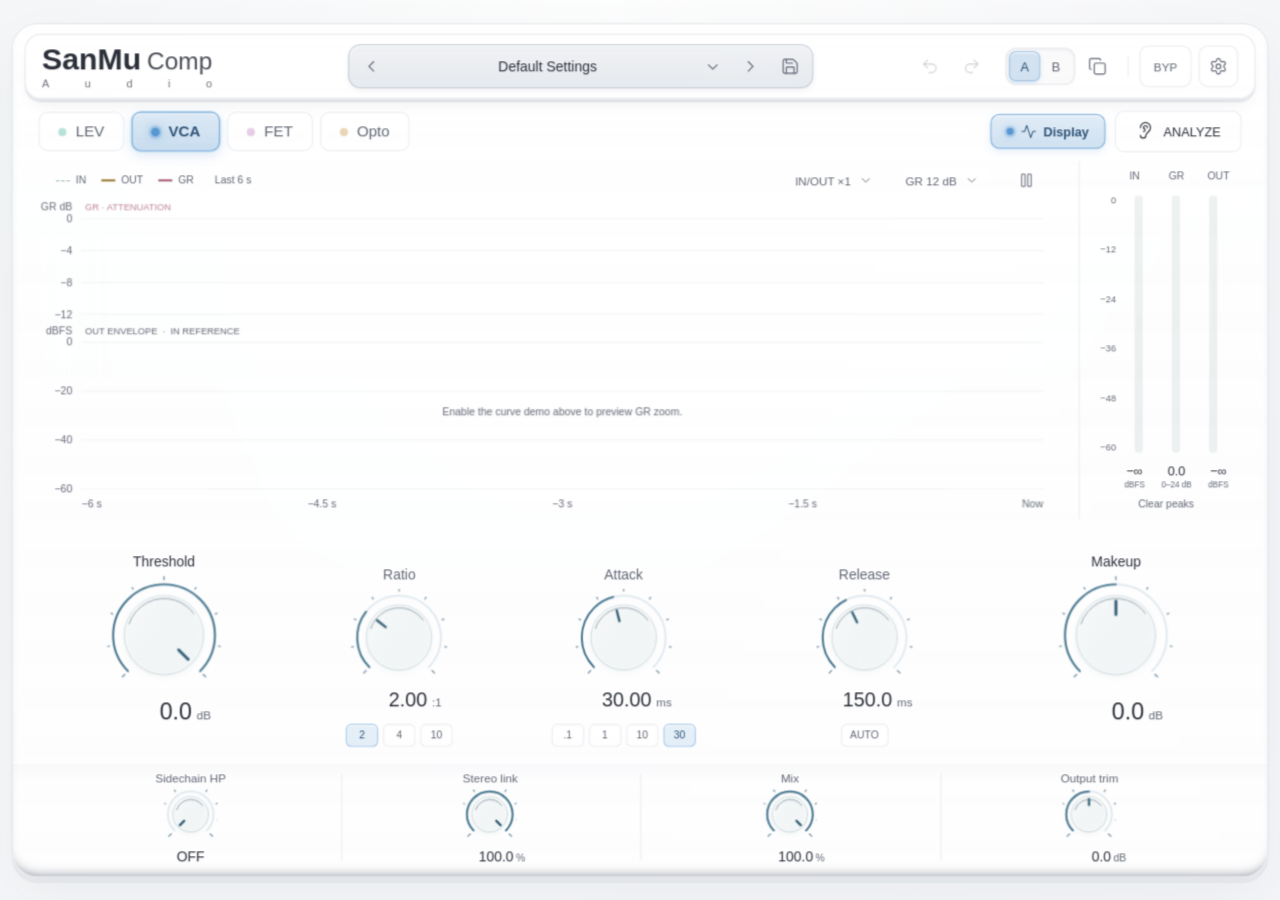
<file: SanMu Comp/ui/index.html>
<!doctype html><html lang="en" data-theme="light"><head><meta charset="utf-8"><meta name="viewport" content="width=device-width, initial-scale=1"><meta http-equiv="Content-Security-Policy" content="default-src 'self' data:; style-src 'self' 'unsafe-inline'; script-src 'self' 'unsafe-inline'; connect-src 'self'; img-src 'self' data:"><title>SanMu Comp</title><link rel="stylesheet" href="shared/reverb.css"><link rel="stylesheet" href="comp.css"></head>
<body><div id="app"><main class="instrument" data-mode="vca">
<header class="topbar">
<div class="brand"><div class="brand-wordmark"><strong>SanMu</strong><span class="brand-product">Comp</span></div><div class="brand-audio" aria-label="Audio"><span>A</span><span>u</span><span>d</span><span>i</span><span>o</span></div></div>
<div class="preset-control"><button id="preset-prev" class="icon-button" data-icon="chevron-left" data-tip="Previous preset"></button><button id="preset-open" class="preset-open" data-tip="Browse presets"><span id="preset-name">Default Settings</span><span id="preset-dirty" hidden>·</span><i data-icon="chevron-down"></i></button><button id="preset-next" class="icon-button" data-icon="chevron-right" data-tip="Next preset"></button><button id="preset-save" class="icon-button" data-icon="save" data-tip="Save preset"></button></div>
<div class="tools"><div class="history-tools"><button id="undo" class="icon-button" data-icon="undo" data-tip="Undo"></button><button id="redo" class="icon-button" data-icon="redo" data-tip="Redo"></button></div><fieldset class="compare" aria-label="A/B"><label><input type="radio" name="ab" value="A" checked><span>A</span></label><label><input type="radio" name="ab" value="B"><span>B</span></label></fieldset><button id="copy-ab" class="icon-button" data-icon="copy" data-tip="Copy to other slot"></button><span class="tool-divider"></span><button id="bypass" class="icon-button power" aria-pressed="false" data-tip="Bypass">BYP</button><button id="settings" class="icon-button" data-icon="settings" data-tip="Settings"></button></div>
</header>
<div class="modebar"><fieldset class="families" aria-label="Compressor"><label data-tip="tip:mode_0"><input type="radio" name="mode" value="0"><span>LEV</span></label><label data-tip="tip:mode_1"><input type="radio" name="mode" value="1" checked><span>VCA</span></label><label data-tip="tip:mode_2"><input type="radio" name="mode" value="2"><span>FET</span></label><label data-tip="tip:mode_3"><input type="radio" name="mode" value="3"><span>Opto</span></label></fieldset><div class="modebar-actions"><button id="visual-toggle" class="visual-toggle" type="button" aria-pressed="true" data-tip="Toggle visual display"><svg viewBox="0 0 24 24" aria-hidden="true"><path d="M22 12h-4l-3 9L9 3l-3 9H2"/></svg><span data-i18n="Display">Display</span></button><button id="listen" class="listen-button" data-tip="tip:analyse"><i data-icon="ear"></i><span>ANALYZE</span></button></div></div>
<section class="sound-section"><div class="stage" id="stage"><div class="plot-tools"><fieldset class="layers" aria-label="Signal layers"><label data-tip="tip:input"><input type="checkbox" value="input" checked><span><i class="line-key input-key"></i>IN</span></label><label data-tip="tip:output"><input type="checkbox" value="output" checked><span><i class="line-key output-key"></i>OUT</span></label><label data-tip="tip:gr"><input type="checkbox" value="gr" checked><span><i class="line-key gr-key"></i>GR</span></label></fieldset><span class="history-duration" data-tip="tip:history" data-i18n="Last 6 s">Last 6 s</span><div class="gr-range-control level-range-control"><button data-tip="tip:level_range" id="level-range" aria-haspopup="menu" aria-expanded="false" aria-controls="level-range-menu"><span>IN/OUT ×1</span><i data-icon="chevron-down"></i></button><div id="level-range-menu" role="menu" aria-labelledby="level-range" hidden><button type="button" role="menuitemradio" tabindex="-1" value="60" aria-checked="true"><span class="range-check" aria-hidden="true">✓</span>×1 · 0～−60 dBFS</button><button type="button" role="menuitemradio" tabindex="-1" value="30" aria-checked="false"><span class="range-check" aria-hidden="true">✓</span>×2 · 0～−30 dBFS</button></div></div><div class="gr-range-control"><button data-tip="tip:gr_range" id="gr-range" aria-haspopup="menu" aria-expanded="false" aria-controls="gr-range-menu"><span>GR 12 dB</span><i data-icon="chevron-down"></i></button><div id="gr-range-menu" role="menu" aria-labelledby="gr-range" hidden><button type="button" role="menuitemradio" tabindex="-1" value="6" aria-checked="false"><span class="range-check" aria-hidden="true">✓</span>GR 6 dB</button><button type="button" role="menuitemradio" tabindex="-1" value="12" aria-checked="true"><span class="range-check" aria-hidden="true">✓</span>GR 12 dB</button><button type="button" role="menuitemradio" tabindex="-1" value="24" aria-checked="false"><span class="range-check" aria-hidden="true">✓</span>GR 24 dB</button></div></div><button id="pause" class="icon-button" data-icon="pause" aria-pressed="false" data-tip="Freeze history"></button></div><canvas id="history" aria-label="Input, output and gain reduction history"></canvas><output id="history-point" hidden></output></div><aside class="comp-meters" aria-label="Level meters"><div class="meter-head"><span>IN</span><span>GR</span><span>OUT</span></div><div class="meter-body"><div class="meter-scale"><span>0</span><span>−12</span><span>−24</span><span>−36</span><span>−48</span><span>−60</span></div><div class="comp-meter" data-meter="input"><div class="meter-fill"></div><div class="peak-line"></div></div><div class="comp-meter gain" data-meter="gr"><div class="meter-fill"></div><div class="peak-line"></div></div><div class="comp-meter" data-meter="output"><div class="meter-fill"></div><div class="peak-line"></div></div></div><div class="meter-values"><output id="meter-input">−∞</output><output id="meter-gr">0.0</output><output id="meter-output">−∞</output></div><div class="meter-units"><span>dBFS</span><span>0–24 dB</span><span>dBFS</span></div><button id="clear-peaks" data-i18n="Clear peaks">Clear peaks</button></aside></section>
<div class="comp-workspace"><div class="comp-main-stack"><section id="controls" class="engine-controls" aria-label="Compressor controls"></section><section id="details" class="details" aria-label="Additional controls"></section></div></div>
<dialog id="settings-dialog" aria-label="Settings"><div class="dialog-heading"><h2 data-i18n="Settings">Settings</h2><button class="icon-button close" data-icon="x" data-tip="Close"></button></div><fieldset class="setting-group"><legend data-i18n="Appearance">Appearance</legend><div class="setting-options theme-options"><label><input type="radio" name="theme" value="light"><span><i class="theme-swatch light"></i><b data-i18n="Light">Light</b></span></label><label><input type="radio" name="theme" value="dark"><span><i class="theme-swatch dark"></i><b data-i18n="Dark">Dark</b></span></label></div></fieldset><div class="setting-group visual-setting"><label for="history-enabled" data-i18n="Visual display">Visual display</label><input type="checkbox" id="history-enabled" role="switch" aria-describedby="visuals-note"><p id="visuals-note" class="setting-note" data-i18n="Turn off the graph while audio and meters keep running.">Turn off the graph while audio and meters keep running.</p></div><fieldset class="setting-group"><legend data-i18n="Interface language">Interface language</legend><div class="setting-options language-options"><label><input type="radio" name="language" value="en"><span>English</span></label><label><input type="radio" name="language" value="zh"><span>中文</span></label></div></fieldset><fieldset class="setting-group"><legend data-i18n="Window · Interface scale">Window · Interface scale</legend><div class="setting-options scale-options"><label><input type="radio" name="scale" value="0.85"><span>85%</span></label><label><input type="radio" name="scale" value="1"><span>100%</span></label><label><input type="radio" name="scale" value="1.15"><span>115%</span></label><label><input type="radio" name="scale" value="1.25"><span>125%</span></label><label><input type="radio" name="scale" value="1.5"><span>150%</span></label></div><button id="reset-window" class="setting-link" data-i18n="Reset size to 100%">Reset size to 100%</button></fieldset><fieldset class="setting-group"><legend data-i18n="Tooltips">Tooltips</legend><div class="setting-options tooltip-options"><label><input type="radio" name="tips" value="follow"><span><b data-i18n="Follow interface">Follow interface</b></span></label><label><input type="radio" name="tips" value="zh"><span><b data-i18n="Chinese tips">Chinese tips</b></span></label><label><input type="radio" name="tips" value="en"><span><b data-i18n="English tips">English tips</b></span></label><label><input type="radio" name="tips" value="off"><span><b data-i18n="Turn off">Turn off</b></span></label></div></fieldset><div class="setting-links"><button id="help"><b data-i18n="Help manual">Help manual</b><span aria-hidden="true">↗</span></button><button id="about"><b data-i18n="About SanMu Audio">About SanMu Audio</b><span aria-hidden="true">↗</span></button></div></dialog>
<dialog id="presets-dialog"><div class="dialog-heading"><h2 data-i18n="Presets">Presets</h2><button class="icon-button close" data-icon="x" data-tip="Close"></button></div><input id="preset-search" type="search" aria-label="Search presets" placeholder="Search presets"><div id="preset-list"></div></dialog>
<dialog id="save-dialog"><div class="dialog-heading"><h2 data-i18n="Save preset">Save preset</h2><button class="icon-button close" data-icon="x" data-tip="Close"></button></div><form id="save-form"><input id="save-name" maxlength="60" required aria-label="Preset name"><p id="save-error" role="alert"></p><button class="save-submit" data-i18n="Save">Save</button></form></dialog>
<dialog id="listen-dialog"><div class="dialog-heading"><h2 data-i18n="Target analysis">Target analysis</h2><button class="icon-button close" data-icon="x" data-tip="Close"></button></div><p id="listen-intro"></p><p class="listen-disclaimer" data-i18n="Analysis is a starting point; refine the result by ear in the mix.">Analysis is a starting point; refine the result by ear in the mix.</p><label class="target-row"><span data-i18n="Target compression">Target compression</span><span><input id="listen-target" type="text" inputmode="decimal" value="4.0" aria-label="Target compression"> dB</span></label><p class="listen-instructions" data-i18n="Set a target and click Start analysis. Then play audio in your DAW; if already playing, capture starts immediately."></p><p class="listen-hint" data-i18n="Choose a louder, representative passage for more useful results."></p><p id="listen-preview" class="listen-disclaimer" data-i18n="This preview cannot receive DAW audio. Use analysis in the installed plugin." hidden></p><p class="listen-hint" data-i18n="0.5–24 dB · measure 5 seconds of the current track">0.5–24 dB · measure 5 seconds of the current track</p><p class="listen-hint" data-i18n="When ready, settings are applied automatically if you have not adjusted them during analysis."></p><div id="listen-progress" role="status" aria-live="polite"><progress max="1" value="0"></progress><p></p></div><div id="listen-result" hidden></div><p id="listen-error" class="error" role="alert"></p><div class="listen-actions"><button id="listen-reuse" class="secondary" data-i18n="Reuse recording">Reuse recording</button><button id="listen-start" class="primary" data-i18n="Start analysis">Start & wait for playback</button><button id="listen-stop" class="primary" data-i18n="Analyse now">Analyse now</button><button id="listen-cancel" class="secondary" data-i18n="Cancel">Cancel</button><button id="listen-apply" class="primary" data-i18n="Apply result">Apply result</button><button id="listen-restore" class="secondary" data-i18n="Restore previous settings">Restore previous settings</button></div></dialog>
<dialog id="help-dialog"><div class="dialog-heading"><h2 data-i18n="Help manual">Help manual</h2><button class="icon-button close" data-icon="x" data-tip="Close"></button></div><div id="manual-content"></div><details class="manual-section"><summary data-i18n="Controls and shortcuts">Controls and shortcuts</summary><dl class="help-list"><div><dt data-i18n="Knobs and values">Knobs and values</dt><dd data-i18n="Drag vertically or scroll to adjust; hold Shift for fine control. Double-click, Option/Alt-click, or Command/Ctrl-click to reset.">Drag vertically or scroll to adjust; hold Shift for fine control. Double-click, Option/Alt-click, or Command/Ctrl-click to reset.</dd></div><div><dt data-i18n="Keyboard">Keyboard</dt><dd data-i18n="Arrow keys adjust a focused knob (Shift for fine); Home / End reach limits; Command/Ctrl+Z undoes and Shift+Command/Ctrl+Z (or Ctrl+Y) redoes. Enter edits; Escape cancels.">Arrow keys adjust a focused knob (Shift for fine); Home / End reach limits; Command/Ctrl+Z undoes and Shift+Command/Ctrl+Z (or Ctrl+Y) redoes. Enter edits; Escape cancels.</dd></div><div><dt data-i18n="FET scales">FET scales</dt><dd data-i18n="FET timing uses 1–7: clockwise is faster. INPUT and OUTPUT retain the attenuation scale.">FET timing uses 1–7: clockwise is faster. INPUT and OUTPUT retain the attenuation scale.</dd></div><div><dt data-i18n="A/B and bypass">A/B and bypass</dt><dd data-i18n="A/B keeps two sound settings. Copy transfers the current set to the other slot. BYP bypasses compression.">A/B keeps two sound settings. Copy transfers the current set to the other slot. BYP bypasses compression.</dd></div><div><dt data-i18n="Reading the graph">Reading the graph</dt><dd data-i18n="IN is input, OUT is output, and GR is gain reduction. The graph defaults to the last 6 seconds (click the duration label to switch 6 s / 10 s / 2 s). GR 6/12/24 dB changes only its vertical scale.">IN is input, OUT is output, and GR is gain reduction. The graph defaults to the last 6 seconds (click the duration label to switch 6 s / 10 s / 2 s). GR 6/12/24 dB changes only its vertical scale.</dd></div><div><dt>IN / OUT</dt><dd data-i18n="IN/OUT ×2 doubles the visual level difference, using a shared 0 to −30 dBFS range.">IN/OUT ×2 doubles the visual level difference, using a shared 0 to −30 dBFS range.</dd></div><div><dt data-i18n="Display and peaks">Display and peaks</dt><dd data-i18n="Curves use light visual smoothing; meters and hover values show raw readings. Freezing the graph leaves audio and meters running. Clear peaks resets held peaks and clip indicators.">Curves use light visual smoothing; meters and hover values show raw readings. Freezing the graph leaves audio and meters running. Clear peaks resets held peaks and clip indicators.</dd></div><div><dt data-i18n="Target analysis">Target analysis</dt><dd data-i18n="When ready, settings are applied automatically if you have not adjusted them during analysis.">When ready, settings are applied automatically if you have not adjusted them during analysis.</dd></div></dl></details><button class="setting-link back-settings" data-i18n="Back to settings">Back to settings</button></dialog>
<dialog id="about-dialog"><div class="dialog-heading"><h2 data-i18n="About SanMu Audio">About SanMu Audio</h2><button class="icon-button close" data-icon="x" data-tip="Close"></button></div><div class="about-brand"><strong>SanMu Comp</strong></div><p data-i18n="Four compressors. One workspace.">Four compressors. One workspace.</p><p>LEV · VCA · FET · Opto</p><button class="setting-link back-settings" data-i18n="Back to settings">Back to settings</button></dialog></main><p id="notification" hidden role="status"></p><div id="tooltip" hidden role="tooltip"></div></div><script type="module" src="app.js"></script></body></html>
</file>
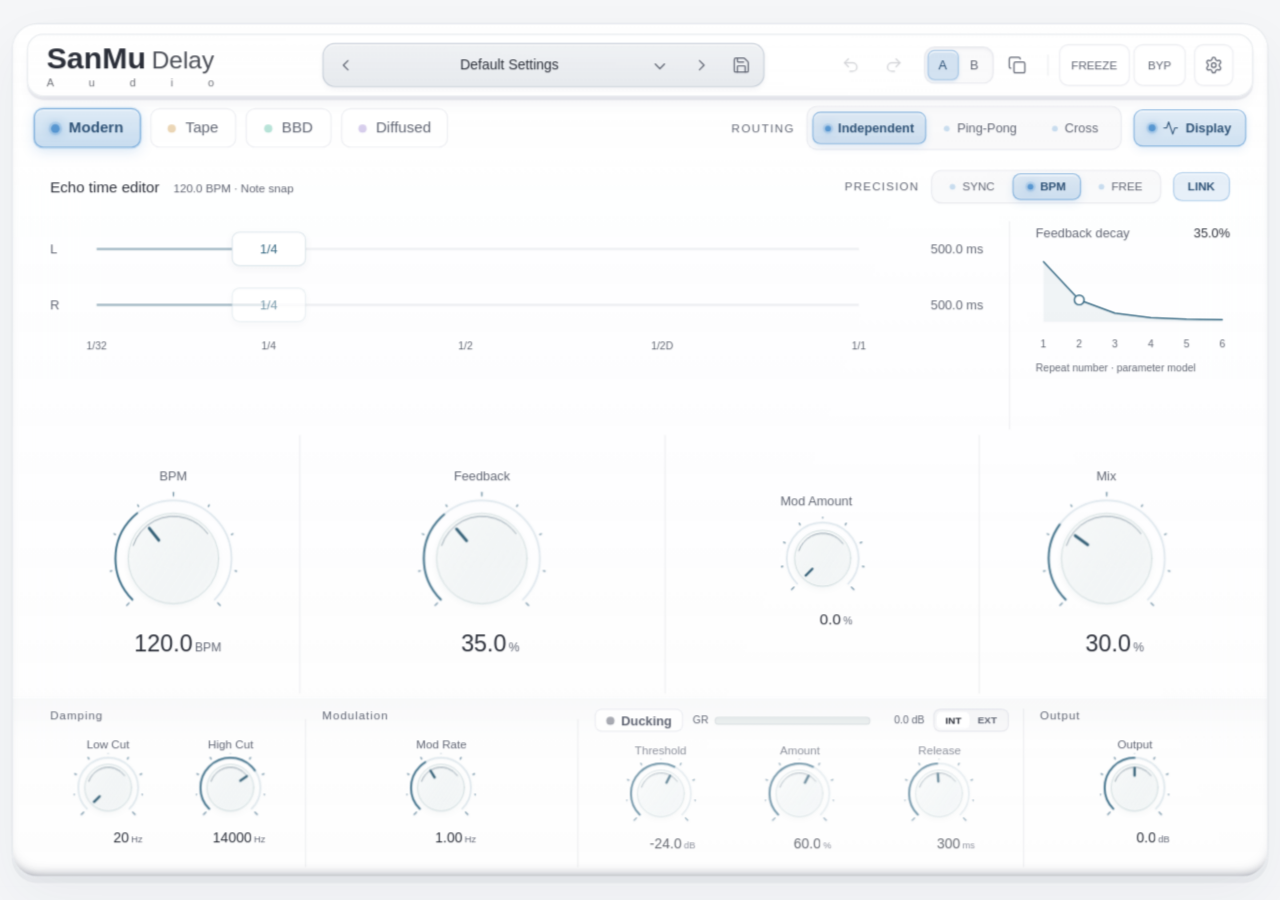
<file: SanMu Delay/ui/index.html>
<!doctype html>
<html lang="en" data-theme="light">
<head>
    <meta charset="utf-8">
    <meta name="viewport" content="width=device-width, initial-scale=1">
    <meta http-equiv="Content-Security-Policy" content="default-src 'self' data:; style-src 'self' 'unsafe-inline'; script-src 'self' 'unsafe-inline'; connect-src 'self'; img-src 'self' data:">
    <title>SanMu Delay</title>
    <link rel="stylesheet" href="shared/reverb.css">
    <link rel="stylesheet" href="delay.css">
</head>
<body>
<div id="app">
    <main class="instrument" data-engine="0">
        <!-- 顶部控制条 Topbar -->
        <header class="topbar">
            <div class="brand">
                <div class="brand-wordmark">
                    <strong>SanMu</strong><span class="brand-product">Delay</span>
                </div>
                <div class="brand-audio" aria-label="Audio">
                    <span>A</span><span>u</span><span>d</span><span>i</span><span>o</span>
                </div>
            </div>

            <!-- 预设控制器 -->
            <div class="preset-control">
                <button id="preset-prev" class="icon-button" data-icon="chevron-left" data-tip="Previous preset"></button>
                <button id="preset-open" class="preset-open" data-tip="Browse presets">
                    <span id="preset-name">Default Settings</span>
                    <span id="preset-dirty" hidden>·</span>
                    <i data-icon="chevron-down"></i>
                </button>
                <button id="preset-next" class="icon-button" data-icon="chevron-right" data-tip="Next preset"></button>
                <button id="preset-save" class="icon-button" data-icon="save" data-tip="Save preset"></button>
            </div>

            <!-- 全局工具仓 -->
            <div class="tools">
                <div class="history-tools">
                    <button id="undo" class="icon-button" data-icon="undo" data-tip="tip:undo"></button>
                    <button id="redo" class="icon-button" data-icon="redo" data-tip="tip:redo"></button>
                </div>
                <fieldset class="compare pill-group" aria-label="A/B">
                    <label data-tip="tip:ab"><input type="radio" name="ab" value="A" checked><span>A</span></label>
                    <label data-tip="tip:ab"><input type="radio" name="ab" value="B"><span>B</span></label>
                </fieldset>
                <button id="copy-ab" class="icon-button" data-icon="copy" data-tip="tip:copy_ab"></button>
                <span class="tool-divider"></span>
                <button id="btn-freeze" class="icon-button power" aria-pressed="false" data-tip="tip:freeze"><span>FREEZE</span></button>
                <button id="bypass" class="icon-button power" aria-pressed="false" data-tip="tip:bypass">BYP</button>
                <button id="settings" class="icon-button" data-icon="settings" data-tip="tip:settings"></button>
            </div>
        </header>

        <!-- 模式与拓扑栏 Modebar -->
        <div class="modebar">
            <!-- 4 大物理引擎 (严格对齐 SanMu 设计系统 .families) -->
            <fieldset class="families" aria-label="Delay Engine">
                <label data-tip="tip:engine_0"><input type="radio" name="engine" value="0" checked><span>Modern</span></label>
                <label data-tip="tip:engine_1"><input type="radio" name="engine" value="1"><span>Tape</span></label>
                <label data-tip="tip:engine_2"><input type="radio" name="engine" value="2"><span>BBD</span></label>
                <label data-tip="tip:engine_3"><input type="radio" name="engine" value="3"><span>Diffused</span></label>
            </fieldset>

            <!-- 路由与引擎同排，使用固定容器避免重复搬移。 -->
            <div class="modebar-end">
                <div class="mode-routing"><span class="routing-label">ROUTING</span><fieldset class="styles topology-group" aria-label="Topology">
                    <label data-tip="tip:topology_0"><input type="radio" name="topology" value="0" checked><span>Independent</span></label>
                    <label data-tip="tip:topology_1"><input type="radio" name="topology" value="1"><span>Ping-Pong</span></label>
                    <label data-tip="tip:topology_2"><input type="radio" name="topology" value="2"><span>Cross</span></label>
                </fieldset></div>
                <button id="visual-toggle" class="visual-toggle" type="button" aria-pressed="true" data-tip="tip:visuals"><svg viewBox="0 0 24 24" aria-hidden="true"><path d="M22 12h-4l-3 9L9 3l-3 9H2"/></svg><span data-i18n="Display">Display</span></button>
            </div>

        </div>

        <!-- 主工作视窗 Sound Section (Echo Stage + Integrated Meters) -->
        <section class="sound-section">
            <div class="stage" id="stage">
                <div id="echo-editor"></div>
            </div>
        </section>

        <!-- 主控制甲板 Main Controls (Primary Hero Parameters) -->
        <section class="main-controls" aria-label="Primary Delay Controls">
            <!-- 核心参数：反馈 FEEDBACK (Large Hero Knob) -->
            <div class="hero-knob-wrapper bpm-hero"><div id="knob-bpm" class="hero-knob"></div></div>

            <div class="engine-char-wrapper">
                <div id="knob-engine-char-1"></div>
                <div id="knob-engine-char-2" style="display:none"></div>
                <div id="knob-modern-clarity"></div>
            </div>

            <div class="hero-knob-wrapper feedback-hero">
                <div id="knob-feedback" class="hero-knob"></div>
            </div>

            <!-- 核心参数：干湿比 MIX (Large Hero Knob) -->
            <div class="hero-knob-wrapper">
                <div id="knob-mix" class="hero-knob"></div>
            </div>
        </section>

        <!-- 次级参数细节甲板 Details Section -->
        <section id="details" class="details" aria-label="Secondary Controls">
            <!-- 阻尼滤波 DAMPING -->
            <fieldset class="detail-group damping">
                <legend data-i18n="Damping">DAMPING</legend>
                <div>
                    <div id="knob-damp-lowcut"></div>
                    <div id="knob-damp-highcut"></div>
                </div>
            </fieldset>

            <!-- 调制 MODULATION -->
            <fieldset class="detail-group">
                <legend data-i18n="Modulation">MODULATION</legend>
                <div>
                    <div id="knob-mod-rate"></div>
                    <div id="knob-mod-depth"></div>
                </div>
            </fieldset>

            <!-- 避让 DUCKING -->
            <fieldset class="detail-group duck-group" aria-label="Ducking">
                <header class="duck-header">
                    <label class="toggle-label duck-power-pill" data-tip="tip:duck_enable">
                        <input type="checkbox" id="duck-enable" role="switch">
                        <span class="duck-switch-dot" aria-hidden="true"></span>
                        <span data-i18n="Ducking">DUCKING</span>
                    </label>
                    <div class="duck-meter" data-tip="tip:duck_meter">
                        <span class="duck-meter-label">GR</span>
                        <div class="duck-meter-track" role="meter" aria-label="Duck GR" aria-valuemin="0" aria-valuemax="24" aria-valuenow="0"><div id="duck-meter-fill"></div></div>
                        <output id="duck-meter-value">0.0 dB</output>
                    </div>
                    <fieldset class="pill-group mini-pill-group" aria-label="Duck Source">
                        <label data-tip="tip:duck_internal"><input type="radio" name="duck_source" value="0" checked><span>INT</span></label>
                        <label data-tip="tip:duck_external"><input type="radio" name="duck_source" value="1"><span>EXT</span></label>
                    </fieldset>
                </header>
                <div class="duck-knobs-row">
                    <div id="knob-duck-threshold"></div>
                    <div id="knob-duck-amount"></div>
                    <div id="knob-duck-release"></div>
                </div>
            </fieldset>

            <!-- 输出增益 OUTPUT -->
            <fieldset class="detail-group output-group">
                <legend data-i18n="Output">OUTPUT</legend>
                <div>
                    <div id="knob-output-gain"></div>
                </div>
            </fieldset>
        </section>

        <!-- 设置面板 Settings Dialog -->
        <dialog id="settings-dialog" aria-label="Settings">
            <div class="dialog-heading">
                <h2 data-i18n="Settings">Settings</h2>
                <button class="icon-button close" data-icon="x" data-tip="Close"></button>
            </div>
            <fieldset class="setting-group">
                <legend data-i18n="Appearance">Appearance</legend>
                <div class="setting-options theme-options">
                    <label><input type="radio" name="theme" value="light"><span><i class="theme-swatch light"></i><b data-i18n="Light">Light</b></span></label>
                    <label><input type="radio" name="theme" value="dark"><span><i class="theme-swatch dark"></i><b data-i18n="Dark">Dark</b></span></label>
                </div>
            </fieldset>
            <div class="setting-group visual-setting">
                <label for="history-enabled" data-i18n="Visual display">Visual display</label>
                <input type="checkbox" id="history-enabled" role="switch">
                <p class="setting-note" data-i18n="Hide the decay diagram while time editing, audio and meters remain active.">Hide the decay diagram while time editing, audio and meters remain active.</p>
            </div>
            <fieldset class="setting-group">
                <legend data-i18n="Interface language">Interface language</legend>
                <div class="setting-options language-options">
                    <label><input type="radio" name="language" value="en"><span>English</span></label>
                    <label><input type="radio" name="language" value="zh"><span>中文</span></label>
                </div>
            </fieldset>
            <fieldset class="setting-group">
                <legend data-i18n="Window · Interface scale">Window · Interface scale</legend>
                <div class="setting-options scale-options">
                    <label><input type="radio" name="scale" value="0.85"><span>85%</span></label>
                    <label><input type="radio" name="scale" value="1"><span>100%</span></label>
                    <label><input type="radio" name="scale" value="1.15"><span>115%</span></label>
                    <label><input type="radio" name="scale" value="1.25"><span>125%</span></label>
                    <label><input type="radio" name="scale" value="1.5"><span>150%</span></label>
                </div>
                <button id="reset-window" class="setting-link" data-i18n="Reset size to 100%">Reset size to 100%</button>
            </fieldset>
            <fieldset class="setting-group">
                <legend data-i18n="Tooltips">Tooltips</legend>
                <div class="setting-options tooltip-options">
                    <label><input type="radio" name="tips" value="follow"><span><b data-i18n="Follow interface">Follow interface</b></span></label>
                    <label><input type="radio" name="tips" value="zh"><span><b data-i18n="Chinese tips">Chinese tips</b></span></label>
                    <label><input type="radio" name="tips" value="en"><span><b data-i18n="English tips">English tips</b></span></label>
                    <label><input type="radio" name="tips" value="off"><span><b data-i18n="Turn off">Turn off</b></span></label>
                </div>
            </fieldset>
            <div class="setting-links">
                <button id="help"><b data-i18n="Help manual">Help manual</b><span aria-hidden="true">↗</span></button>
                <button id="about"><b data-i18n="About SanMu Audio">About SanMu Audio</b><span aria-hidden="true">↗</span></button>
            </div>
        </dialog>

        <!-- 预设浏览弹窗 Presets Dialog -->
        <dialog id="presets-dialog">
            <div class="dialog-heading">
                <h2 data-i18n="Presets">Presets</h2>
                <button class="icon-button close" data-icon="x" data-tip="Close"></button>
            </div>
            <input id="preset-search" type="search" aria-label="Search presets" placeholder="Search presets">
            <div id="preset-list"></div>
        </dialog>

        <!-- 预设保存弹窗 Save Dialog -->
        <dialog id="save-dialog">
            <div class="dialog-heading">
                <h2 data-i18n="Save preset">Save preset</h2>
                <button class="icon-button close" data-icon="x" data-tip="Close"></button>
            </div>
            <form id="save-form">
                <input id="save-name" maxlength="60" required aria-label="Preset name">
                <p id="save-error" role="alert"></p>
                <button class="save-submit" data-i18n="Save">Save</button>
            </form>
        </dialog>

        <!-- 帮助手册弹窗 Help Dialog -->
        <dialog id="help-dialog">
            <div class="dialog-heading">
                <h2 data-i18n="Help manual">Help manual</h2>
                <button class="icon-button close" data-icon="x" data-tip="Close"></button>
            </div>
            <div id="manual-content"></div>
            <button class="setting-link back-settings" data-i18n="Back to settings">Back to settings</button>
        </dialog>

        <!-- 关于弹窗 About Dialog -->
        <dialog id="about-dialog">
            <div class="dialog-heading">
                <h2 data-i18n="About SanMu Audio">About SanMu Audio</h2>
                <button class="icon-button close" data-icon="x" data-tip="Close"></button>
            </div>
            <div class="about-brand"><strong>SanMu Delay</strong></div>
            <p data-i18n="Four delay engines. Three spatial topologies. One unified workspace.">Four delay engines. Three spatial topologies. One unified workspace.</p>
            <p>Modern · Tape · BBD · Diffused</p>
            <button class="setting-link back-settings" data-i18n="Back to settings">Back to settings</button>
        </dialog>
    </main>

    <!-- 浮动通知与 Tooltip -->
    <p id="notification" hidden role="status"></p>
    <div id="tooltip" hidden role="tooltip"></div>
</div>

<script type="module" src="app.js"></script>
</body>
</html>
</file>
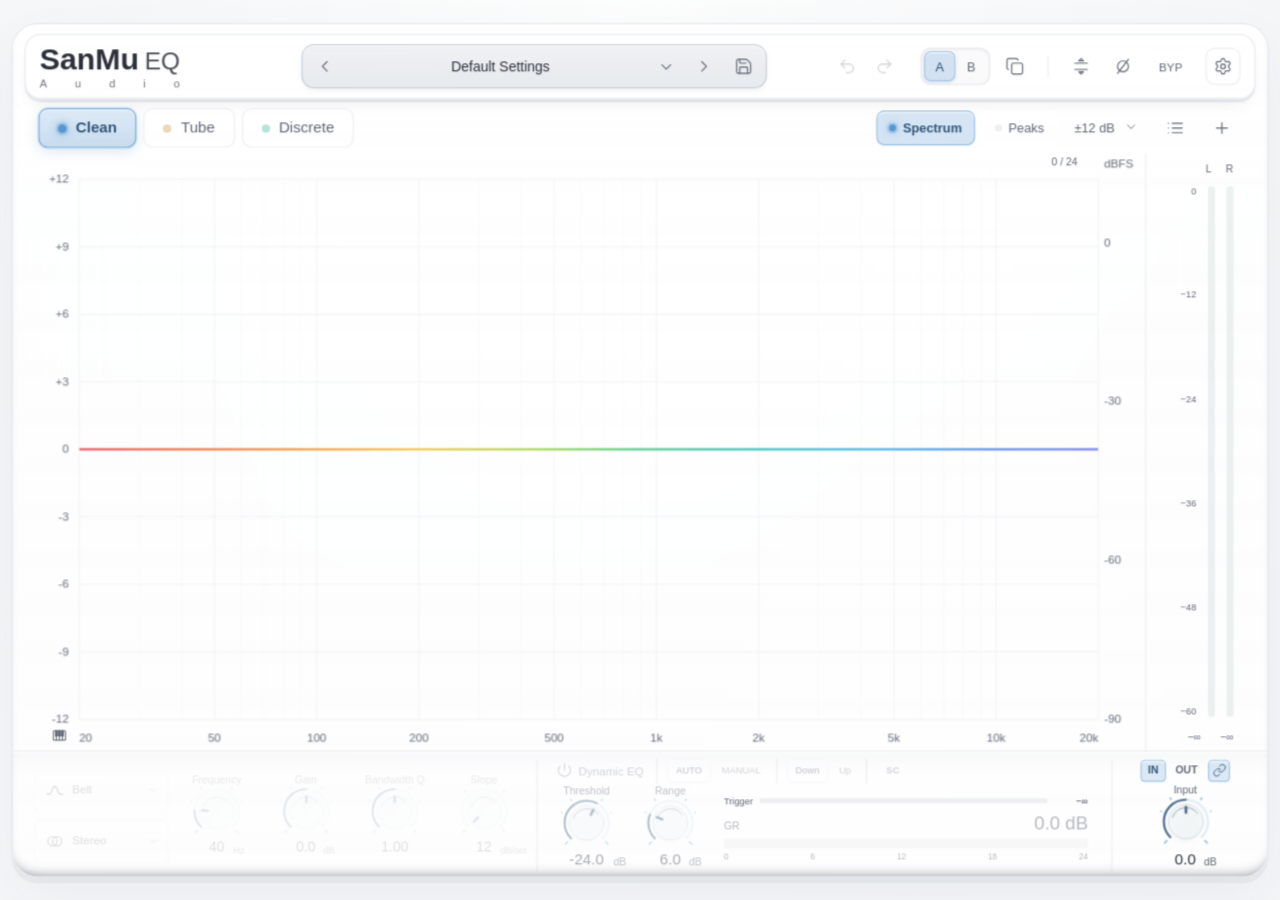
<file: SanMu EQ/ui/index.html>
<!doctype html>
<html lang="en" data-theme="light"><head><meta charset="utf-8"><meta name="viewport" content="width=device-width, initial-scale=1"><meta http-equiv="Content-Security-Policy" content="default-src 'self' data:; style-src 'self' 'unsafe-inline'; script-src 'self'; connect-src 'self'; img-src 'self' data:"><title>SanMu EQ</title><link rel="stylesheet" href="shared/reverb.css"><link rel="stylesheet" href="eq.css"></head>
<body><div id="app"><main class="instrument" data-family="2">
<header class="topbar">
  <div class="brand"><div class="brand-wordmark"><strong>SanMu</strong><span class="brand-product">EQ</span></div><div class="brand-audio" aria-label="Audio"><span>A</span><span>u</span><span>d</span><span>i</span><span>o</span></div></div>
  <div class="preset-control"><button id="preset-prev" class="icon-button" data-icon="chevron-left" data-tip="上一个预设"></button><button id="preset-open" class="preset-open" data-tip="预设"><span id="preset-name">Default Settings</span><span id="preset-dirty" hidden>·</span><i data-icon="chevron-down"></i></button><button id="preset-next" class="icon-button" data-icon="chevron-right" data-tip="下一个预设"></button><button id="preset-save" class="icon-button" data-icon="save" data-tip="保存预设"></button></div>
  <div class="tools"><div class="history-tools"><button id="undo" class="icon-button" data-icon="undo" data-tip="撤销"></button><button id="redo" class="icon-button" data-icon="redo" data-tip="重做"></button></div><fieldset class="compare" aria-label="A/B"><label><input type="radio" name="ab" value="A" checked><span>A</span></label><label><input type="radio" name="ab" value="B"><span>B</span></label></fieldset><button id="copy-ab" class="icon-button" data-icon="copy" data-tip="复制到另一快照"></button><span class="tool-divider"></span><button id="auto-gain" class="icon-button" aria-pressed="false" data-icon="gainMatch" data-tip="自动增益补偿" aria-label="自动增益补偿"></button><button id="phase-invert" class="icon-button" aria-pressed="false" data-icon="polarity" data-tip="极性反转" aria-label="极性反转"></button><button id="bypass" class="icon-button power" aria-pressed="false" data-tip="整体旁通">BYP</button><button id="settings" class="icon-button" data-icon="settings" data-tip="设置"></button></div>
</header>
<div class="modebar"><fieldset class="families processing-modes" aria-label="音色模式"><label data-tip="精确均衡，保持信号干净"><input type="radio" name="mode" value="0" checked><span>Clean</span></label><label data-tip="非对称软饱和，增加偶次谐波"><input type="radio" name="mode" value="1"><span>Tube</span></label><label data-tip="对称软饱和，轻微柔化峰值"><input type="radio" name="mode" value="2"><span>Discrete</span></label></fieldset><div class="plot-options"><button id="spectrum" class="icon-button spectrum-toggle" aria-pressed="true" data-tip="频谱" aria-label="频谱"><span data-i18n="频谱">频谱</span></button><button id="spectrum-grab" class="icon-button spectrum-toggle" aria-pressed="false" data-tip="悬停选峰" aria-label="悬停选峰"><span data-i18n="峰值">峰值</span></button><button id="range" class="text-menu" aria-haspopup="menu"><span>±12 dB</span><i data-icon="chevron-down"></i></button><button id="band-list" class="icon-button" data-icon="list" data-tip="频段列表"></button><button id="add-band" class="icon-button" data-icon="plus" data-tip="添加频段"></button></div></div>
<section class="sound-section"><div class="stage"><canvas id="response" aria-label="频响曲线"></canvas><button id="piano-toggle" class="icon-button piano-toggle" data-icon="piano" data-tip="钢琴音高参考" aria-pressed="false" aria-label="Piano Pitch Scale"></button><div id="nodes"></div><output id="cursor-value" hidden></output><span id="band-count">0 / 24</span></div><aside class="eq-meters" role="button" tabindex="0" aria-label="输出电平，点击清除峰值" data-tip="点击电平表清除峰值"><div class="meter-titles"><span>L</span><span>R</span></div><div class="meter-body"><div class="meter-scale"><span>0</span><span>−12</span><span>−24</span><span>−36</span><span>−48</span><span>−60</span></div><div class="meter"><div class="meter-fill" id="meter-l"></div><div class="peak-line" id="peak-l"></div></div><div class="meter"><div class="meter-fill" id="meter-r"></div><div class="peak-line" id="peak-r"></div></div></div><div class="meter-readings"><output id="level-l">−∞</output><output id="level-r">−∞</output></div></aside></section>
<section class="details"><section class="selected-controls" aria-label="当前频段"><div class="band-pickers"><div id="inspector-type" class="parameter-picker"></div><div id="inspector-placement" class="parameter-picker"></div></div><div id="frequency-knob"></div><div id="gain-knob"></div><div id="q-knob"></div><div id="slope-knob"></div></section><section class="dynamic-controls" aria-label="动态均衡"><div class="dynamic-heading"><button id="band-dynamic" class="inline-toggle" aria-pressed="false" data-tip="动态均衡"><i data-icon="power"></i><span data-i18n="动态均衡">动态均衡</span></button><div class="threshold-mode" role="group" aria-label="阈值模式"><button id="dyn-auto" aria-pressed="true">AUTO</button><button id="dyn-manual" aria-pressed="false">MANUAL</button></div><div class="threshold-mode" role="group" aria-label="动态方向"><button id="dyn-down" aria-pressed="true" data-i18n="向下">向下</button><button id="dyn-up" aria-pressed="false" data-i18n="向上">向上</button></div><div class="threshold-mode" role="group" aria-label="侧链"><button id="dyn-sc" class="sc-toggle" aria-pressed="false" data-tip="外部侧链">SC</button></div><span id="dynamic-status"></span></div><div id="threshold-knob"></div><div id="range-knob"></div><div class="dynamic-meter-stack"><div class="detector-meter" role="meter" aria-label="带内触发电平" aria-valuemin="-90" aria-valuemax="6"><span data-i18n="触发">触发</span><div class="detector-track"><i id="detector-fill"></i><i id="detector-threshold"></i></div><output id="detector-level">−∞</output></div><div class="gr-meter" role="meter" aria-label="动态增益变化" aria-valuemin="-24" aria-valuemax="24"><div class="gr-heading"><span>GR</span><output id="band-dyn-meter">0.0 dB</output></div><div class="dynamic-bar"><i id="dynamic-fill"></i><i id="dynamic-limit"></i></div><div class="gr-scale"><span>0</span><span>6</span><span>12</span><span>18</span><span>24</span></div></div></div></section><div class="io-group" aria-label="输入与输出增益"><div class="io-modes" role="tablist" aria-label="增益目标"><button id="io-mode-in" role="tab" aria-selected="true" data-io-mode="in" data-tip="输入">IN</button><button id="io-mode-out" role="tab" aria-selected="false" data-io-mode="out" data-tip="输出">OUT</button><button id="io-mode-l" role="tab" aria-selected="false" data-io-mode="outL" data-tip="输出 L" hidden>L</button><button id="io-mode-r" role="tab" aria-selected="false" data-io-mode="outR" data-tip="输出 R" hidden>R</button><button class="icon-button" id="output-link" aria-pressed="true" data-icon="link" data-tip="输出联动" aria-label="输出联动"></button></div><div class="io-knob-slot"><div id="input-knob"></div><div id="output-l-knob" hidden></div><div id="output-r-knob" hidden></div></div></div></section>
<dialog id="settings-dialog"><div class="dialog-heading"><h2 data-i18n="设置">设置</h2><button class="icon-button close" data-icon="x" data-tip="关闭"></button></div><fieldset class="setting-group linear-phase-settings"><legend data-i18n="线性相位处理">线性相位处理</legend><div class="analyser-switches"><button id="linear-phase-toggle" aria-pressed="false" data-i18n="启用">启用</button><label class="linear-quality-select"><span data-i18n="精度">精度</span><select id="linear-quality"><option value="0" data-i18n="日常">日常</option><option value="1" data-i18n="高精度">高精度</option><option value="2" data-i18n="极限">极限</option></select></label></div><p id="linear-latency-note" class="analyser-note"></p></fieldset><fieldset class="setting-group"><legend data-i18n="外观">外观</legend><div class="setting-options theme-options"><label><input type="radio" name="theme" value="light" checked><span><i class="theme-swatch light"></i><b data-i18n="浅色">浅色</b></span></label><label><input type="radio" name="theme" value="dark"><span><i class="theme-swatch dark"></i><b data-i18n="深色">深色</b></span></label></div></fieldset><fieldset class="setting-group"><legend data-i18n="界面语言">界面语言</legend><div class="setting-options"><label><input type="radio" name="language" value="en" checked><span>English</span></label><label><input type="radio" name="language" value="zh"><span>中文</span></label></div></fieldset><fieldset class="setting-group"><legend data-i18n="窗口 · 界面缩放">窗口 · 界面缩放</legend><div class="setting-options scale-options"><label><input type="radio" name="scale" value="0.85"><span>85%</span></label><label><input type="radio" name="scale" value="1" checked><span>100%</span></label><label><input type="radio" name="scale" value="1.15"><span>115%</span></label><label><input type="radio" name="scale" value="1.25"><span>125%</span></label><label><input type="radio" name="scale" value="1.5"><span>150%</span></label></div><button id="reset-window" class="setting-link" type="button" data-i18n="恢复 100% 大小">恢复 100% 大小</button></fieldset><fieldset class="setting-group"><legend data-i18n="悬停提示">悬停提示</legend><div class="setting-options tooltip-options"><label><input type="radio" name="tips" value="follow" checked><span data-i18n="跟随界面">跟随界面</span></label><label><input type="radio" name="tips" value="zh"><span data-i18n="中文提示">中文提示</span></label><label><input type="radio" name="tips" value="en"><span data-i18n="英文提示">英文提示</span></label><label><input type="radio" name="tips" value="off"><span data-i18n="关闭提示">关闭提示</span></label></div></fieldset><div class="setting-links"><button id="help"><b data-i18n="帮助手册">帮助手册</b><span aria-hidden="true">↗</span></button><button id="about"><b data-i18n="关于 SanMu Audio">关于 SanMu Audio</b><span aria-hidden="true">↗</span></button></div></dialog>
<dialog id="help-dialog" class="info-dialog"><div class="dialog-heading"><h2 data-i18n="帮助手册">帮助手册</h2><button class="icon-button close" data-icon="x" data-tip="关闭"></button></div><div id="manual-content"></div><button class="back-settings" data-i18n="返回设置">返回设置</button></dialog><dialog id="about-dialog" class="info-dialog"><div class="dialog-heading"><h2 data-i18n="关于 SanMu Audio">关于 SanMu Audio</h2><button class="icon-button close" data-icon="x" data-tip="关闭"></button></div><div class="about-brand"><strong>SanMu EQ</strong><span>0.1.5 · Beta · 2026-10-31</span></div><p data-i18n="最多 24 段的动态均衡器">最多 24 段的动态均衡器</p><p>Clean · Tube · Discrete · Linear Phase</p><button class="back-settings" data-i18n="返回设置">返回设置</button></dialog><dialog id="presets-dialog"><div class="dialog-heading"><h2 data-i18n="预设">预设</h2><button class="icon-button close" data-icon="x" data-tip="关闭"></button></div><input id="preset-search" type="search" aria-label="搜索预设"><div id="preset-list"></div></dialog>
<dialog id="save-dialog"><div class="dialog-heading"><h2 data-i18n="保存预设">保存预设</h2><button class="icon-button close" data-icon="x" data-tip="关闭"></button></div><form id="save-form"><input id="save-name" maxlength="60" required aria-label="预设名称"><p id="save-error" role="alert"></p><button class="primary" type="submit" data-i18n="保存">保存</button></form></dialog>
<dialog id="bands-dialog"><div class="dialog-heading"><h2 data-i18n="频段列表">频段列表</h2><button class="icon-button close" data-icon="x" data-tip="关闭"></button></div><div class="band-table-scroll"><table><thead><tr><th>#</th><th data-i18n="滤波类型">滤波类型</th><th data-i18n="频率">频率</th><th data-i18n="增益">增益</th><th>Q</th><th data-i18n="声道">声道</th><th data-i18n="状态">状态</th><th></th></tr></thead><tbody id="band-rows"></tbody></table></div></dialog>
<div id="range-menu" role="menu" hidden><button role="menuitemradio" data-range="auto">Auto</button><button role="menuitemradio" data-range="12">±12 dB</button><button role="menuitemradio" data-range="24">±24 dB</button><button role="menuitemradio" data-range="30">±30 dB</button></div>
</main><p id="notification" role="status" hidden></p><div id="tooltip" role="tooltip" hidden></div></div><script type="module" src="app.js"></script></body></html>
</file>
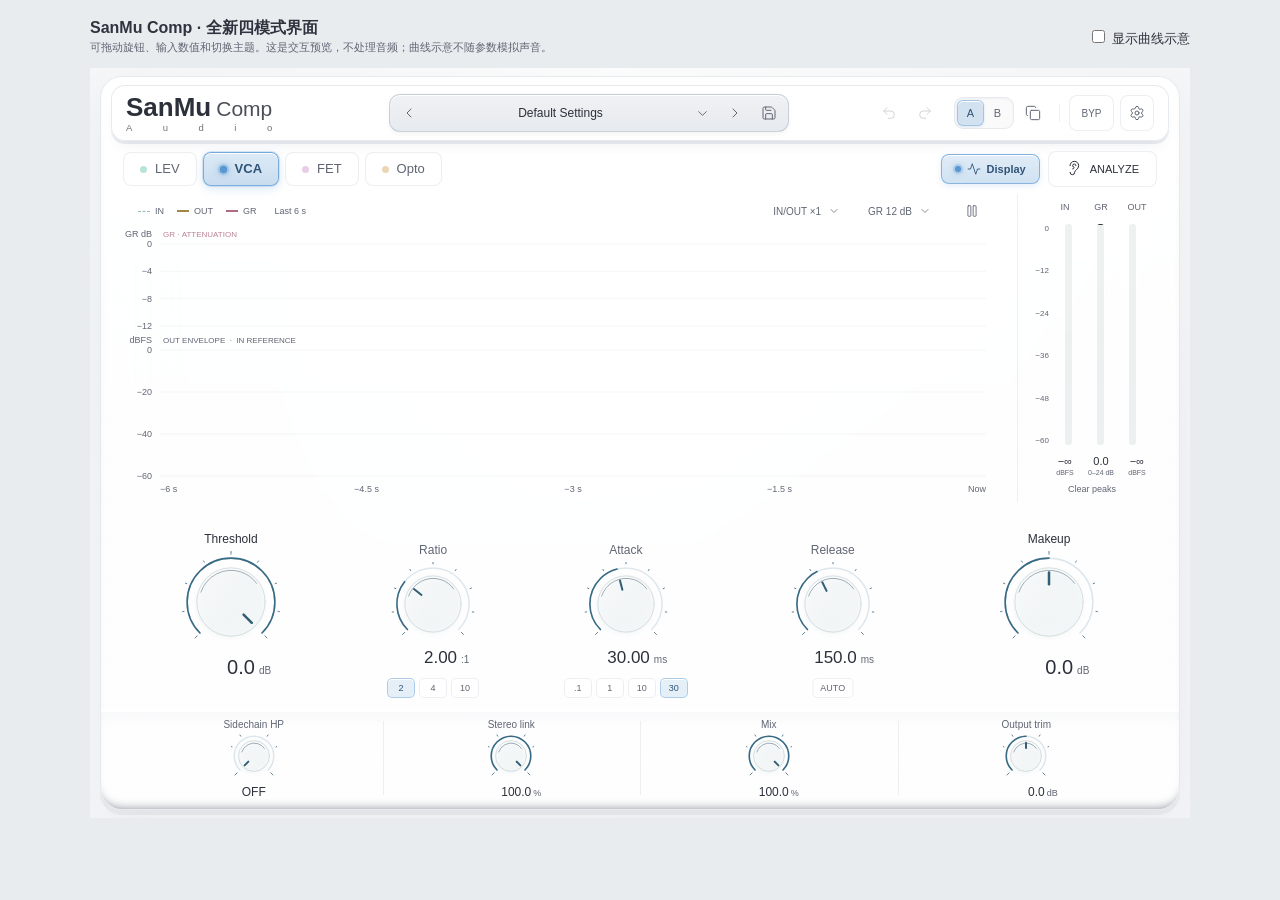
<file: SanMu Comp/ui/preview.html>
<!doctype html><html lang="zh-CN"><meta charset="utf-8"><meta name="viewport" content="width=device-width,initial-scale=1"><title>SanMu Comp · 全新四模式界面</title><style>body{margin:0;background:#e9ecef;color:#30333e;font:13px -apple-system,BlinkMacSystemFont,'PingFang SC',sans-serif}header{max-width:1100px;margin:18px auto 12px;display:flex;align-items:center;gap:18px;padding:0 16px}strong{font-size:16px}small{color:#606573;line-height:1.6}label{margin-left:auto;white-space:nowrap}iframe{display:block;width:min(1100px,100%);aspect-ratio:1100/750;border:0;margin:0 auto}a{color:#526e85}</style><header><div><strong>SanMu Comp · 全新四模式界面</strong><br><small>可拖动旋钮、输入数值和切换主题。这是交互预览，不处理音频；曲线示意不随参数模拟声音。</small></div><label><input type="checkbox" id="fixture"> 显示曲线示意</label></header><iframe src="index.html?review=20260913-levels" title="SanMu Comp 交互界面"></iframe><script>const fixture=document.querySelector('#fixture'),frame=document.querySelector('iframe');fixture.checked=new URLSearchParams(location.search).get('curves')==='1';const update=()=>frame.contentWindow.postMessage({kind:'fixture',value:fixture.checked},location.origin);fixture.onchange=update;frame.onload=()=>{let attempts=0;const timer=setInterval(()=>{if(frame.contentWindow.__sanmuComp?.ready){clearInterval(timer);update();}else if(++attempts>=100)clearInterval(timer);},50);};</script></html>
</file>
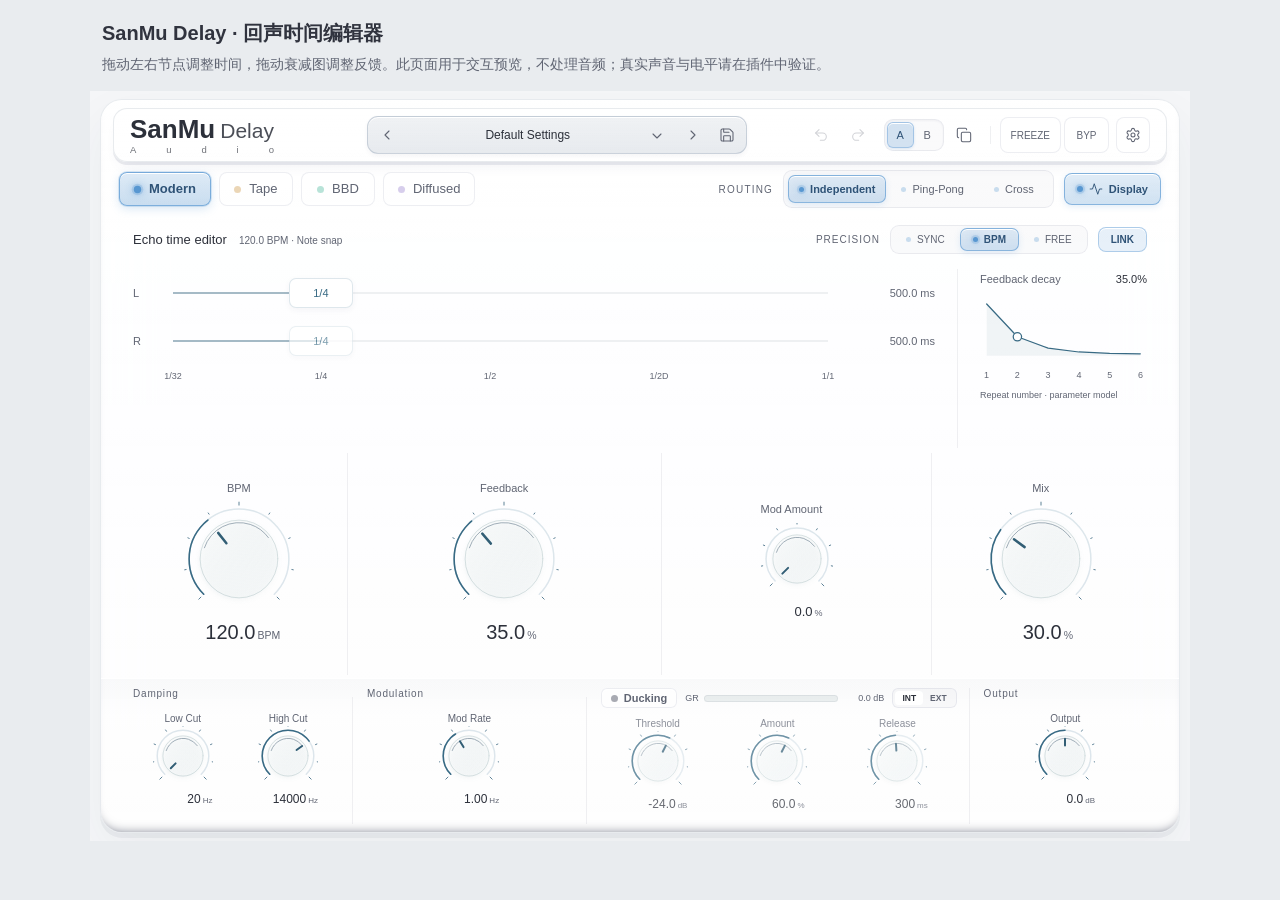
<file: SanMu Delay/ui/preview.html>
<!doctype html><html lang="zh-CN"><meta charset="utf-8"><meta name="viewport" content="width=device-width,initial-scale=1"><title>SanMu Delay · 交互预览</title>
<style>body{margin:0;background:#e9ecef;color:#30333e;font:14px -apple-system,BlinkMacSystemFont,'PingFang SC',sans-serif}header{max-width:1100px;margin:20px auto 14px;padding:0 12px;box-sizing:border-box}strong{font-size:20px}p{margin:6px 0;line-height:1.7;color:#606573}iframe{display:block;width:min(100%,1100px);aspect-ratio:1100/750;border:0;margin:0 auto}</style>
<header><strong>SanMu Delay · 回声时间编辑器</strong><p>拖动左右节点调整时间，拖动衰减图调整反馈。此页面用于交互预览，不处理音频；真实声音与电平请在插件中验证。</p></header><iframe src="index.html?review=20260913-visible-fix" title="SanMu Delay 交互界面"></iframe></html>
</file>
<file: SanMu Comp/ui/shared/reverb.css>
:root {
  color-scheme: dark;
  font-family: -apple-system, BlinkMacSystemFont, 'PingFang SC', sans-serif;
  font-size: 13px; font-weight: 400; letter-spacing: 0;
  --page: #101218; --panel: #292d36; --panel-low: #20252f; --text: #f4f4f6;
  --muted: #b6c1ce; --line: #91b8c72a; --hover: #ffffff12; --track: #74c0c055; --tick: #70b9bb;
  --accent: #d4bacc; --pointer: #e6ccdf;
  /* 盘面材质保持冷灰，外圈与指针在各混响类型中单独着色。 */
  --knob-accent: #d4bacc; --knob-pointer: #e6ccdf; --knob-tick: #bca8e1; --knob-track: #b297df55;
  --knob-top: #77808d2e; --knob-bottom: #4f596718; --knob-edge: #8b9aa8a8; --knob-shine: #d3d9e2a0; --knob-shadow: #02060d48;
  --field: #20232c55; --focus: #d8d0f2; --danger: #ffc0c4;
  --ambient-mint: #b2cdc409; --ambient-sky: #b2b6dc0c; --ambient-pearl: #ffffff0c;
  --glass-top: #ffffff26; --glass-bottom: #ffffff16; --glass-edge: #d6dfeb2e;
  --glass-rim: #ffffff15; --glass-reflection: #ffffff0a; --glass-shadow: #03071138;
  --control-face: #ffffff07; --control-edge: #f0f2ff19; --control-shadow: #10152220;
  --selected: #ffffff20; --selected-edge: #f5f7ff38; --well: #0c13201d;
  --control-accent: #c2a8ee; --inset-shade: #04081418;
  --preset-rgb: 145 164 188;
  --view-dry: 142 187 216; --view-reverb: 194 168 238; --view-overlay: 169 212 199;
  --mint: 118 224 193; --mint-text: #ddfbf2;
  --amber: 246 197 125; --amber-text: #fff0d5;
  --blue: 135 194 245; --blue-text: #e4f2ff;
  --rose: 223 171 224; --rose-text: #fff0ff;
  --lilac: 187 168 239; --lilac-text: #eee6ff;
  --tint-idle: .10; --tint-active: .25; --tint-edge: .42;
  --float-top: #252b386e; --float-bottom: #1a202a8c; --float-shadow: #070a1433;
  --scene-filter: none; --scene-blend: screen;
  --field-atmosphere: radial-gradient(ellipse at 50% 50%, #0d1222b0 0%, #11152080 28%, #14182340 50%, transparent 73%);
  --meter-track: #a5d4c217; --meter-low: #739e96c7; --meter-mid: #b5d8c7c7; --meter-high: #ddd5a4c7;
  background: var(--page); color: var(--text);
}
:root[data-theme="light"] {
  color-scheme: light; --page: #f5f6f8; --panel: #ffffff; --panel-low: #f7f8fa; --text: #2c303a;
  --muted: #606573; --line: #444b6115; --hover: #ffffffa3; --track: #617c803b; --tick: #6d898b;
  --accent: #856077; --pointer: #76536a;
  /* 浅色 Hall 改为玫瑰紫后，旋钮沿用同一类型色。 */
  --knob-accent: #856077; --knob-pointer: #76536a; --knob-tick: #9c83bc; --knob-track: #9d8cac55;
  --knob-top: #ffffffdc; --knob-bottom: #e8eef02e; --knob-edge: #86a4a761; --knob-shine: #7a8d9b; --knob-shadow: #416d7021;
  --field: #fffffff0; --focus: #70618c; --danger: #a03b4c;
  --ambient-mint: #b9d8cc08; --ambient-sky: #c8c2e50a; --ambient-pearl: #ffffffde;
  --glass-top: #ffffffeb; --glass-bottom: #ffffffd9; --glass-edge: #91a0b036;
  --glass-rim: #ffffff; --glass-reflection: #ffffff66; --glass-shadow: #26374b0d;
  --control-face: #ffffffcf; --control-edge: #7e8aa524; --control-shadow: #3542650d;
  --selected: #ffffff; --selected-edge: #ffffff; --well: #56658008;
  --control-accent: #716183; --inset-shade: #4f607b08;
  --preset-rgb: 106 126 151;
  --view-dry: 92 136 170; --view-reverb: 114 90 157; --view-overlay: 76 143 130;
  --mint: 69 181 154; --mint-text: #24594d;
  --amber: 202 147 64; --amber-text: #654916;
  --blue: 88 151 209; --blue-text: #2f5377;
  --rose: 191 125 189; --rose-text: #693e66;
  --lilac: 149 126 204; --lilac-text: #59467a;
  --tint-idle: .10; --tint-active: .24; --tint-edge: .38;
  --float-top: #fffffff2; --float-bottom: #ffffffe0; --float-shadow: #4855781c;
  --scene-filter: none; --scene-blend: normal;
  /* 静止时完全透明；动态水膜的折光独立显形，避免无声时留下环形阴影。 */
  --field-atmosphere: none;
  --meter-track: #557a701a; --meter-low: #78a59bc7; --meter-mid: #86aa9ec7; --meter-high: #aaa277c7;
}
* { box-sizing: border-box; letter-spacing: 0; }
.native-loading .instrument { visibility: hidden; }
.native-plugin .transport { justify-content: flex-end; min-height: 32px; }
.native-plugin .audio-state { display: none; }
.native-plugin .instrument { margin: 8px auto; }
.native-plugin .topbar { min-height: 56px; margin: 8px 10px 6px; }
.native-plugin .modebar { height: 44px; padding: 0 20px; gap: 12px; }
.native-plugin .sound-section { height: 270px; margin: 4px 12px; }
.native-plugin .main-controls { min-height: 145px; padding: 8px 24px; }
.native-plugin .details { padding: 8px 18px; }
.native-plugin .detail-group legend { padding-bottom: 6px; }
.native-plugin .small .dial { width: 52px; height: 52px; }
.native-plugin .small .knob-readout input { height: 19px; font-size: 11px; }
.native-plugin .transport { min-height: 0; height: 0; padding: 0; border: 0; overflow: hidden; }
body { display: flow-root; margin: 0; min-width: 320px; min-height: 100dvh;
  background: radial-gradient(ellipse at 18% 10%, var(--ambient-mint), transparent 60%),
    radial-gradient(ellipse at 88% 65%, var(--ambient-sky), transparent 54%),
    radial-gradient(ellipse at 48% 0%, var(--ambient-pearl), transparent 72%), var(--page);
  background-attachment: fixed;
}
#app { container-type: inline-size; display: flow-root; user-select: none; -webkit-user-select: none; }
#app input[type="text"], #app input[type="search"], #app select { user-select: text; -webkit-user-select: text; }
button, input, select { font: inherit; }
button { color: inherit; border: 0; background: none; cursor: pointer; }
button, a, input, select { -webkit-tap-highlight-color: transparent; }
button, select, label { user-select: none; }
button:disabled { cursor: default; opacity: .28; }
button:not(:disabled):hover { background: var(--hover); }
button, label span { transition: background-color 140ms, color 140ms, border-color 140ms, box-shadow 140ms; }
button:not(:disabled):active { box-shadow: inset 0 1px 3px var(--control-shadow); }
:focus-visible { outline: 2px solid var(--focus); outline-offset: 3px; }
input { color: var(--text); }
input::placeholder { color: var(--muted); opacity: 1; }
fieldset { border: 0; min-width: 0; padding: 0; margin: 0; }
[hidden] { display: none !important; }
.sr-only { position: absolute; width: 1px; height: 1px; padding: 0; margin: -1px; overflow: hidden; clip-path: inset(50%); white-space: nowrap; }
.instrument { position: relative; isolation: isolate; width: min(1220px, calc(100% - 48px)); margin: 28px auto;
  --family-rgb: var(--rose); --family-text: var(--rose-text);
  background: linear-gradient(180deg, var(--glass-top), var(--glass-bottom));
  border: 1px solid var(--glass-edge); border-radius: 22px;
  box-shadow: 0 18px 48px var(--glass-shadow), 0 5px 0 var(--glass-shadow), inset 0 1px 0 var(--glass-rim), inset 0 -8px 12px -10px var(--muted);
  backdrop-filter: blur(32px); -webkit-backdrop-filter: blur(32px); overflow: clip;
}
/* 仅延续原系列的透光板体与薄底缘，不复制旧控件或叠加装饰内框。 */
.instrument::before { content: ''; position: absolute; inset: 0; background: linear-gradient(180deg, var(--glass-reflection), transparent 20%); pointer-events: none; z-index: -1; }
/* Hall 与 Chamber 互换颜色；Plate、Room 保持原有色系。 */
.instrument[data-family="1"] { --accent: #dcc5a6; --knob-accent: #dcc5a6; --knob-pointer: #e9d9c1; --knob-tick: #c7b186; --knob-track: #bca77e55; --family-rgb: var(--amber); --family-text: var(--amber-text); }
.instrument[data-family="2"] { --accent: #abc8d8; --knob-accent: #abc8d8; --knob-pointer: #c9dfe9; --knob-tick: #9bbbd1; --knob-track: #87aabd55; --family-rgb: var(--blue); --family-text: var(--blue-text); }
.instrument[data-family="3"] { --accent: #75d1c1; --knob-accent: #75d1c1; --knob-pointer: #b9f0e2; --knob-tick: #70b9bb; --knob-track: #74c0c055; --family-rgb: var(--mint); --family-text: var(--mint-text); }
[data-theme="light"] .instrument[data-family="1"] { --accent: #866b45; --knob-accent: #866b45; --knob-pointer: #765d3d; --knob-tick: #967b53; --knob-track: #aa8c5d3b; }
[data-theme="light"] .instrument[data-family="2"] { --accent: #386a84; --knob-accent: #386a84; --knob-pointer: #325e75; --knob-tick: #5d8196; --knob-track: #6f97ad3b; }
[data-theme="light"] .instrument[data-family="3"] { --accent: #347b74; --knob-accent: #347b74; --knob-pointer: #305b58; --knob-tick: #6d898b; --knob-track: #617c803b; }
.topbar { min-height: 64px; display: grid; grid-template-columns: 208px minmax(180px, 1fr) auto; align-items: center; gap: 16px; margin: 14px 14px 10px; padding: 0 18px; border: 1px solid var(--glass-edge); border-radius: 14px; background: linear-gradient(180deg, var(--float-top), var(--float-bottom)); box-shadow: inset 0 1px 0 var(--glass-rim), 0 3px 0 var(--float-shadow), 0 9px 15px -8px var(--float-shadow); }
/* 与 Comp 共用两行构图：品牌与型号对齐基线，Audio 均匀横跨整行。 */
.brand { display: grid; justify-self: start; width: max-content; max-width: 100%; gap: 2px; white-space: nowrap; font-family: 'Avenir Next', -apple-system, BlinkMacSystemFont, 'PingFang SC', sans-serif; }
.brand-wordmark { display: flex; align-items: baseline; gap: 5px; }
.brand-wordmark strong { font-size: 26px; font-weight: 700; line-height: 1; }
.brand-product { font-size: 21px; font-weight: 200; line-height: 1; color: var(--text); opacity: .85; }
.brand-audio { display: flex; justify-content: space-between; color: var(--text); opacity: .68; font-size: 9.5px; font-weight: 500; line-height: 11px; }
.icon-button { width: 34px; height: 36px; flex-shrink: 0; display: inline-flex; align-items: center; justify-content: center; border: 1px solid transparent; border-radius: 8px; color: var(--muted); transition: background 140ms, border-color 140ms, color 140ms, box-shadow 140ms; }
.icon-button:not(:disabled):hover { color: var(--text); border-color: var(--control-edge); }
.icon-button.active, .icon-button[aria-pressed="true"] { color: var(--control-accent); background: var(--selected); border-color: var(--selected-edge); }
.icon-button.power { width: 45px; font-size: 10px; font-weight: 500; color: var(--muted); border-color: var(--control-edge); background: var(--control-face); }
.icon-button.power[aria-pressed="true"] { color: var(--family-text); background: rgb(var(--family-rgb) / var(--tint-active)); border-color: rgb(var(--family-rgb) / var(--tint-edge)); box-shadow: inset 0 1px 0 var(--glass-rim), 0 1px 4px rgb(var(--family-rgb) / .20); }
.topbar .icon-button:not(:disabled):hover,
.topbar .preset-open:not(:disabled):hover { color: var(--text); background: rgb(var(--family-rgb) / .14); border-color: rgb(var(--family-rgb) / .38); box-shadow: inset 0 1px 0 var(--glass-rim), 0 3px 10px rgb(var(--family-rgb) / .22); }
.topbar .icon-button.active,
.topbar .icon-button[aria-pressed="true"] { color: var(--family-text); background: rgb(var(--family-rgb) / var(--tint-active)); border-color: rgb(var(--family-rgb) / var(--tint-edge)); box-shadow: inset 0 1px 0 var(--glass-rim), 0 1px 4px rgb(var(--family-rgb) / .20); }
.topbar .icon-button.active:not(:disabled):hover,
.topbar .icon-button[aria-pressed="true"]:not(:disabled):hover { color: var(--family-text); background: rgb(var(--family-rgb) / .28); border-color: rgb(var(--family-rgb) / .52); box-shadow: inset 0 1px 0 var(--glass-rim), 0 3px 10px rgb(var(--family-rgb) / .26); }
.preset-control { display: flex; align-items: center; max-width: 400px; justify-self: center; width: 100%; padding: 2px; background: linear-gradient(180deg, rgb(var(--preset-rgb) / .10), rgb(var(--preset-rgb) / .16)); border: 1px solid rgb(var(--preset-rgb) / .27); border-radius: 11px; box-shadow: inset 0 1px 0 var(--glass-rim), 0 2px 4px var(--control-shadow); }
.preset-control .icon-button { height: 32px; }
.preset-open { display: flex; align-items: center; gap: 8px; padding: 0 8px; height: 32px; min-width: 0; flex: 1; border-radius: 6px; font-size: 12px; font-weight: 500; }
#preset-name { overflow: hidden; text-overflow: ellipsis; white-space: nowrap; flex: 1; text-align: center; }
#preset-dirty { color: var(--accent); font-size: 22px; }
.preset-open i { height: 15px; color: var(--muted); }
.tools, .history-tools { display: flex; align-items: center; gap: 2px; }
.history-tools { margin-right: 10px; }
.tool-divider { width: 1px; height: 18px; background: var(--line); margin: 0 7px; }
.compare { display: flex; padding: 2px; border: 1px solid var(--control-edge); border-radius: 9px; background: var(--well); box-shadow: inset 0 1px 2px var(--control-shadow); }
.compare label { position: relative; }
.compare label span { width: 27px; height: 26px; display: grid; place-items: center; color: var(--muted); font-size: 11px; font-weight: 500; cursor: pointer; border: 1px solid transparent; border-radius: 6px; }
fieldset:not(.detail-group) input[type="radio"] { position: absolute; width: 1px; height: 1px; opacity: 0; }
fieldset:not(.detail-group) input:focus-visible + span { outline: 2px solid var(--focus); outline-offset: 2px; }
.compare label:first-of-type { --tone: var(--family-rgb); --tone-text: var(--family-text); }
.compare label:last-of-type { --tone: var(--family-rgb); --tone-text: var(--family-text); }
.compare span { border: 1px solid transparent; transition: background 140ms, border-color 140ms, color 140ms, box-shadow 140ms; }
.compare label:hover span { color: var(--text); background: rgb(var(--family-rgb) / .14); border-color: rgb(var(--family-rgb) / .38); box-shadow: inset 0 1px 0 var(--glass-rim), 0 3px 10px rgb(var(--family-rgb) / .22); }
.compare input:checked + span { color: var(--tone-text); background: rgb(var(--tone) / var(--tint-active)); border-color: rgb(var(--tone) / var(--tint-edge)); box-shadow: inset 0 1px 0 var(--glass-rim), 0 1px 3px rgb(var(--tone) / .20); }
.compare label:hover input:checked + span { color: var(--tone-text); background: rgb(var(--tone) / .28); border-color: rgb(var(--tone) / .52); box-shadow: inset 0 1px 0 var(--glass-rim), 0 3px 10px rgb(var(--tone) / .26); }
#settings { margin-left: 4px; border-color: var(--control-edge); background: var(--control-face); box-shadow: inset 0 1px 0 var(--glass-rim); }
.modebar { display: flex; align-items: center; gap: 22px; padding: 0 28px; height: 55px; }
.families, .styles, .views, .preset-filters { display: flex; align-items: center; gap: 4px; }
.families label, .styles label, .views label, .preset-filters label { position: relative; cursor: pointer; }
.families { gap: 6px; padding: 3px 0; }
.families label:nth-of-type(1) { --tone: var(--rose); --tone-text: var(--rose-text); }
.families label:nth-of-type(2) { --tone: var(--amber); --tone-text: var(--amber-text); }
.families label:nth-of-type(3) { --tone: var(--blue); --tone-text: var(--blue-text); }
.families label:nth-of-type(4) { --tone: var(--mint); --tone-text: var(--mint-text); }
.families span { display: inline-flex; align-items: center; padding: 7px 16px; font-size: 13px; line-height: 18px; font-weight: 500; color: var(--muted); background: var(--control-face); border: 1px solid var(--control-edge); border-radius: 8px; box-shadow: inset 0 1px 0 var(--glass-rim); transition: background .16s ease, border-color .16s ease, color .16s ease, box-shadow .16s ease; }
.families span::before { content: ''; width: 7px; height: 7px; margin-right: 8px; border-radius: 50%; flex: none; background: rgb(var(--tone) / .38); box-shadow: none; transition: background .16s ease, box-shadow .16s ease, transform .16s ease; }
.families input:checked + span { color: var(--tone-text); background: linear-gradient(180deg, rgb(var(--tone) / .20), rgb(var(--tone) / .32)); border-color: rgb(var(--tone) / .72); box-shadow: inset 0 1px 0 var(--glass-rim), 0 0 0 1px rgb(var(--tone) / .20), 0 3px 10px rgb(var(--tone) / .22); font-weight: 600; }
.families input:checked + span::before { background: rgb(var(--tone) / 1); box-shadow: 0 0 0 2px rgb(var(--tone) / .24), 0 0 8px rgb(var(--tone) / .85); transform: scale(1.06); }
.families label:hover span { color: var(--text); background: rgb(var(--tone) / .08); border-color: rgb(var(--tone) / .34); }
.styles label:hover span { color: var(--text); background: rgb(var(--family-rgb) / .08); border-color: rgb(var(--family-rgb) / .24); }
.mode-divider { height: 16px; width: 1px; background: var(--line); }
.styles span { padding: 7px 12px; border: 1px solid transparent; border-radius: 7px; color: var(--muted); display: flex; align-items: center; font-size: 12px; font-weight: 500; transition: background .16s ease, border-color .16s ease, color .16s ease, box-shadow .16s ease; }
.styles span::before { content: ''; width: 5px; height: 5px; margin-right: 7px; border-radius: 50%; flex: none; background: rgb(var(--family-rgb) / .28); transition: background .16s ease, box-shadow .16s ease; }
.styles input:checked + span { color: var(--family-text); background: linear-gradient(180deg, rgb(var(--family-rgb) / .18), rgb(var(--family-rgb) / .28)); border-color: rgb(var(--family-rgb) / .58); font-weight: 600; box-shadow: inset 0 1px 0 var(--glass-rim), 0 2px 6px rgb(var(--family-rgb) / .16); }
.styles input:checked + span::before { background: rgb(var(--family-rgb) / 1); box-shadow: 0 0 0 2px rgb(var(--family-rgb) / .22), 0 0 7px rgb(var(--family-rgb) / .78); }
.styles label:hover span { background: var(--hover); }
.mix-badge { font-size: 11px; color: var(--muted); margin-left: auto; white-space: nowrap; }
.sound-section { height: 380px; display: grid; grid-template-columns: minmax(0, 1fr) 108px; margin: 8px 18px 4px; border: 1px solid transparent; overflow: hidden; }
.stage { position: relative; isolation: isolate; min-width: 0; overflow: hidden; color: var(--muted); }
/* 声场只保留融入板体的柔和底色，不用独立屏幕的边框与内阴影。 */
.stage::before { content: ''; position: absolute; inset: 0; z-index: -1; pointer-events: none; background: var(--field-atmosphere); }
/* 只适配玻璃底色的显示合成，粒子的模拟、位置、寿命与音频不变。 */
.stage > canvas { display: block; width: 100%; height: 100%; mix-blend-mode: var(--scene-blend); filter: var(--scene-filter); }
.stage.visuals-off > * { visibility: hidden; }
.stage.visuals-off::before { display: none; }
.scene-caption { position: absolute; top: 22px; left: 24px; display: flex; align-items: center; gap: 8px; pointer-events: none; font-size: 11px; }
.status-dot { width: 4px; height: 4px; border-radius: 50%; background: var(--muted); }
.status-dot.live { background: var(--accent); }
.scene-tools { position: absolute; right: 22px; top: 12px; display: flex; align-items: center; gap: 14px; }
.scene-tools .icon-button { color: var(--muted); }
.scene-tools button:hover { background: var(--hover); }
.views { gap: 1px; padding: 2px; background: var(--well); border: 1px solid var(--control-edge); border-radius: 9px; }
.views span { font-size: 11px; padding: 6px 11px; display: block; border-radius: 6px; color: var(--muted); border: 1px solid transparent; transition: background 140ms, border-color 140ms, color 140ms, box-shadow 140ms; }
.views label:nth-of-type(1) { --tone: var(--family-rgb); --tone-text: var(--family-text); }
.views label:nth-of-type(2) { --tone: var(--family-rgb); --tone-text: var(--family-text); }
.views label:nth-of-type(3) { --tone: var(--family-rgb); --tone-text: var(--family-text); }
.views label:hover span { color: var(--text); border-color: rgb(var(--tone) / .38); background: rgb(var(--tone) / .14); box-shadow: inset 0 1px 0 var(--glass-rim), 0 3px 10px rgb(var(--tone) / .20); }
.views input:checked + span { color: var(--tone-text); border-color: rgb(var(--tone) / var(--tint-edge)); background: rgb(var(--tone) / var(--tint-active)); box-shadow: inset 0 1px 0 var(--glass-rim), 0 1px 3px rgb(var(--tone) / .20); }
.views label:hover input:checked + span { color: var(--tone-text); border-color: rgb(var(--tone) / .52); background: rgb(var(--tone) / .28); box-shadow: inset 0 1px 0 var(--glass-rim), 0 3px 10px rgb(var(--tone) / .26); }
.setting-options b, .setting-links b { font-weight: inherit; }
.scene-legend { position: absolute; bottom: 18px; left: 24px; display: flex; gap: 18px; font-size: 10px; color: var(--muted); }
.scene-legend span, .spectrum-key span { display: flex; gap: 6px; align-items: center; }
.signal-mark { display: block; flex: none; width: 14px; height: 12px; fill: none; stroke: currentColor; stroke-width: 1.2; stroke-linecap: round; }
.dry-mark { color: rgb(var(--view-dry)); }
.wet-mark { color: rgb(var(--view-reverb)); }
.wet-mark .dust-mark { fill: currentColor; stroke: none; }
.wet-mark .dust-mark circle:last-child { fill: rgb(var(--view-overlay)); }
.signal-mark .water-mark { display: none; }
[data-theme="light"] .signal-mark .dust-mark { display: none; }
[data-theme="light"] .signal-mark .water-mark { display: block; }
.spectrum-key { position: absolute; bottom: 18px; right: 32px; display: flex; gap: 15px; color: var(--muted); font-size: 10px; }
.spectrum-key i { width: 3px; height: 3px; border-radius: 50%; }
.spectrum-key .low { background: #eea6c4; }.spectrum-key .mid { background: #bba3ed; }.spectrum-key .high { background: #9acbdd; }
[data-theme="light"] .spectrum-key .low { background: #d45c9e; }[data-theme="light"] .spectrum-key .mid { background: #9362d5; }[data-theme="light"] .spectrum-key .high { background: #499bd0; }
.meters { border-left: 1px solid var(--line); color: var(--muted); padding: 20px 15px 16px 10px; display: flex; flex-direction: column; gap: 12px; font-size: 10px; }
.meter-titles, .meter-peaks { display: flex; justify-content: flex-end; gap: 7px; }
.meter-titles span { width: 28px; text-align: center; }
.meter-body { display: flex; justify-content: flex-end; gap: 12px; flex: 1; min-height: 0; }
.meter-scale { display: flex; flex-direction: column; justify-content: space-between; font-size: 8px; color: var(--muted); text-align: right; padding-right: 0; }
.meter-pair { display: flex; gap: 3px; padding: 2px 1px; }
.meter { width: 6px; height: 100%; position: relative; background: var(--meter-track); overflow: hidden; border-radius: 2px; }
.meter-fill { position: absolute; inset: 0; background: linear-gradient(to top, var(--meter-low) 0%, var(--meter-mid) 72%, var(--meter-high) 88%, var(--danger) 100%); clip-path: inset(100% 0 0 0); }
.peak-line { position: absolute; height: 1px; left: 0; right: 0; background: var(--text); opacity: 0; }
.meter-peaks button { font-size: 10px; padding: 0; min-height: 24px; width: 30px; font-variant-numeric: tabular-nums; color: var(--muted); border-radius: 2px; }
.meter-peaks button:hover { background: var(--hover); }
.meter-peaks button.clipped { color: var(--danger); }
.main-controls { display: grid; grid-template-columns: repeat(5, minmax(0, 1fr)); align-items: center; padding: 17px 40px 16px; min-height: 171px; border-bottom: 1px solid var(--line); }
.knob { min-width: 0; display: flex; flex-direction: column; align-items: center; justify-content: center; gap: 1px; }
.knob-label { font-size: 12px; font-weight: 500; color: var(--muted); white-space: nowrap; padding: 0 0 4px; }
.dial { width: 78px; height: 78px; border-radius: 50%; cursor: ns-resize; touch-action: none; }
.dial canvas { width: 100%; height: 100%; display: block; pointer-events: none; }
.large .dial { width: 92px; height: 92px; }
.main-controls .dial { margin: 7px 0; }
.main-controls .large .dial { margin: 0; }
.large .knob-label { color: var(--text); }
.knob-readout { display: flex; align-items: baseline; justify-content: center; width: 100%; gap: 4px; min-height: 26px; white-space: nowrap; }
.knob-readout input { appearance: textfield; text-align: right; width: 56px; height: 25px; padding: 2px 0; font-family: 'Avenir Next', -apple-system, sans-serif; font-size: 17px; font-weight: 500; font-variant-numeric: tabular-nums; border: 0; border-radius: 2px; background: transparent; outline-offset: 0; }
.knob-readout input:hover { background: var(--hover); }
.knob-readout input:focus { background: var(--field); }
.knob-readout span { font-size: 10px; color: var(--muted); min-width: 18px; }
.large .knob-readout input { font-size: 21px; }
.knob.dragging .knob-label { color: var(--accent); }
.details { display: grid; grid-template-columns: 2fr 1fr 1fr 1fr; padding: 17px 26px 18px; background: linear-gradient(180deg, var(--inset-shade), transparent 18%); box-shadow: inset 0 1px 0 var(--glass-rim); }
.detail-group { min-width: 0; border-right: 1px solid var(--line); padding: 0 12px; }
.detail-group:last-child { border: 0; }
.detail-group legend { padding: 0 0 12px 4px; font-size: 11px; color: var(--muted); }
.detail-group > div { display: grid; grid-template-columns: repeat(2, minmax(0, 1fr)); gap: 2px; }
.detail-group.damping > div { grid-template-columns: repeat(4, minmax(0, 1fr)); }
.small .dial { width: 59px; height: 59px; }
.small .knob-label { font-size: 10px; font-weight: 400; padding-bottom: 0; }
.small .knob-readout { gap: 2px; }
.small .knob-readout input { font-size: 12px; width: 42px; height: 22px; }
.small .knob-readout span { font-size: 9px; min-width: 0; }
.transport { border-top: 1px solid var(--line); min-height: 55px; padding: 0 25px; display: flex; align-items: center; gap: 20px; background: var(--control-face); }
.source-controls { display: flex; align-items: center; gap: 6px; min-width: 0; }
.play { color: var(--accent); }
#source { color: var(--text); background: transparent; border: 0; font-size: 11px; width: 160px; text-overflow: ellipsis; height: 34px; padding: 0 6px; }
#source option { background: var(--panel); color: var(--text); }
.audio-state { color: var(--muted); font-size: 10px; white-space: nowrap; }
.monitor { display: flex; align-items: center; gap: 8px; margin-left: auto; }
.monitor label { font-size: 10px; color: var(--muted); }
.monitor input { width: 85px; accent-color: var(--accent); height: 2px; }
.monitor output { font-size: 10px; width: 30px; color: var(--muted); text-align: right; }
dialog { border: 1px solid var(--glass-edge); border-radius: 18px; color: var(--text); background: linear-gradient(180deg, var(--control-face), transparent), var(--panel); padding: 24px; width: min(560px, calc(100% - 32px)); max-height: min(680px, calc(100dvh - 48px)); box-shadow: 0 24px 100px #00000044, inset 0 1px 0 var(--glass-rim); }
dialog::backdrop { background: #00000088; backdrop-filter: blur(4px); }
.dialog-heading { display: flex; align-items: center; justify-content: space-between; margin-bottom: 16px; }
.dialog-heading h2 { font-size: 18px; font-weight: 500; margin: 0; }
.preset-search { display: flex; align-items: center; gap: 10px; padding: 10px 12px; border: 1px solid var(--control-edge); border-radius: 9px; background: var(--field); box-shadow: inset 0 1px 2px var(--control-shadow); }
.preset-search i { height: 15px; color: var(--muted); }
.preset-search input { width: 100%; border: 0; background: transparent; outline: 0; font-size: 13px; }
.preset-search:focus-within { outline: 1px solid var(--focus); }
.preset-filters { gap: 2px; margin: 16px 0; flex-wrap: wrap; }
.preset-filters span { display: block; padding: 8px 12px; color: var(--muted); border-radius: 7px; border: 1px solid transparent; font-size: 12px; }
.preset-filters input:checked + span { color: var(--text); background: var(--selected); border-color: var(--selected-edge); box-shadow: 0 1px 3px var(--control-shadow); }
.preset-list { overflow-y: auto; max-height: 420px; }
.preset-item { display: grid; grid-template-columns: 1fr auto 16px; align-items: center; gap: 10px; width: 100%; padding: 14px 10px; text-align: left; border-bottom: 1px solid var(--line); }
.preset-item[aria-current="true"] { color: var(--text); background: var(--selected); border-radius: 8px; }
.preset-item[aria-current="true"] svg { color: var(--control-accent); }
.preset-meta { font-size: 11px; color: var(--muted); font-variant-numeric: tabular-nums; }
.empty { color: var(--muted); padding: 32px 8px; text-align: center; }
#save-dialog { width: min(400px, calc(100% - 32px)); }
#save-name { display: block; border: 1px solid var(--control-edge); background: var(--field); padding: 11px 12px; border-radius: 9px; width: 100%; margin: 10px 0 22px; }
.save-submit { background: var(--selected); color: var(--text); border: 1px solid var(--selected-edge); border-radius: 9px; padding: 11px 16px; width: 100%; font-weight: 500; box-shadow: 0 2px 4px var(--control-shadow); }
.save-submit:hover { background: var(--hover); }
#save-error { color: var(--danger); }
#notification { position: fixed; bottom: 20px; left: 50%; transform: translateX(-50%); margin: 0; max-width: calc(100% - 32px); border: 1px solid var(--line); border-radius: 4px; background: var(--panel); color: var(--text); padding: 12px 20px; box-shadow: 0 4px 24px #00000044; font-size: 12px; z-index: 20; }
#tooltip { position: fixed; z-index: 30; pointer-events: none; width: max-content; max-width: min(340px, calc(100vw - 16px)); white-space: normal; overflow-wrap: anywhere; color: var(--panel); background: var(--text); font-size: 11px; line-height: 1.5; padding: 6px 9px; border-radius: 3px; }
#settings-dialog { width: min(320px, calc(100vw - 16px)); margin: 0; padding: 18px; max-height: calc(100dvh - 16px); }
#settings-dialog::backdrop { background: #080a100a; backdrop-filter: none; }
#settings-dialog .dialog-heading { margin-bottom: 8px; }
#settings-dialog .dialog-heading h2 { font-size: 15px; }
.setting-group { margin-top: 18px; }
.setting-group legend { color: var(--muted); font-size: 11px; margin-bottom: 9px; }
.setting-options { display: flex; gap: 5px; }
.setting-options label { position: relative; cursor: pointer; flex: 1; }
.setting-options span { display: flex; justify-content: center; align-items: center; gap: 8px; height: 34px; font-size: 11px; color: var(--muted); border: 1px solid var(--control-edge); background: var(--control-face); border-radius: 7px; }
.setting-options input:checked + span { color: var(--lilac-text); background: rgb(var(--lilac) / var(--tint-active)); border-color: rgb(var(--lilac) / var(--tint-edge)); box-shadow: inset 0 1px 0 var(--glass-rim); }
.setting-options label:hover span { border-color: rgb(var(--lilac) / var(--tint-edge)); }
.setting-options input:disabled + span { opacity: .35; cursor: default; }
.setting-note { margin: 0; font-size: 10px; color: var(--muted); line-height: 1.6; }
.visual-setting { display: grid; grid-template-columns: 1fr auto; align-items: center; gap: 8px; }
.visual-setting > label { font-size: 11px; color: var(--muted); cursor: pointer; }
.visual-setting > p { grid-column: 1 / -1; }
#visuals-enabled { appearance: none; -webkit-appearance: none; position: relative; margin: 0; width: 34px; height: 20px; border: 1px solid var(--control-edge); border-radius: 12px; background: var(--well); cursor: pointer; }
#visuals-enabled::before { content: ''; position: absolute; width: 12px; height: 12px; top: 3px; left: 3px; border-radius: 50%; background: var(--muted); transition: transform 150ms; }
#visuals-enabled:checked { background: rgb(var(--lilac) / var(--tint-active)); border-color: rgb(var(--lilac) / var(--tint-edge)); }
#visuals-enabled:checked::before { transform: translateX(14px); background: var(--lilac-text); }
.theme-swatch { display: block; width: 13px; height: 13px; border-radius: 50%; border: 1px solid var(--control-edge); }
.theme-swatch.light { background: linear-gradient(145deg, #ffffff, #d9e0e6); }.theme-swatch.dark { background: linear-gradient(145deg, #727881, #252a35); }
.setting-link { font-size: 10px; color: var(--muted); margin-top: 6px; padding: 6px 0; border-radius: 4px; }
.tooltip-options { display: grid; grid-template-columns: repeat(2, 1fr); }.tooltip-options span { font-size: 11px; }.setting-links { padding-top: 12px; border-top: 1px solid var(--line); }
.setting-links { display: grid; margin-top: 10px; gap: 2px; }.setting-links button { display: flex; align-items: center; justify-content: space-between; padding: 10px 8px; border-radius: 6px; font-size: 12px; }.setting-links button span { color: var(--muted); }
.help-list { margin: 0; }.help-list > div { padding: 12px 0; border-bottom: 1px solid var(--line); }.help-list > div:last-child { border: 0; }.help-list dt { font-size: 12px; font-weight: 500; margin-bottom: 6px; }.help-list dd { margin: 0; font-size: 12px; line-height: 1.8; color: var(--muted); }
#about-dialog { width: min(420px, calc(100vw - 32px)); }.about-brand { display: flex; align-items: center; margin: 24px 0; }.about-brand strong { font-size: 26px; font-weight: 300; }#about-dialog p { color: var(--muted); font-size: 12px; line-height: 1.8; }.about-note { margin-top: 24px; font-size: 10px !important; }
.instrument.focused .main-controls, .instrument.focused .details { display: none; }
.instrument.focused .sound-section { height: min(720px, calc(100dvh - 230px)); min-height: 330px; }
@media (max-height: 830px) and (min-width: 900px) {
  .instrument { margin: 14px auto; }.sound-section { height: 310px; }.main-controls { min-height: 154px; padding-top: 12px; padding-bottom: 12px; }.details { padding-top: 12px; padding-bottom: 10px; }
}
@container (max-width: 1100px) {
  .topbar { grid-template-columns: 193px minmax(160px, 1fr) auto; gap: 10px; padding: 0 14px; }.history-tools { margin-right: 0; }.tools { gap: 0; }.tools .icon-button { width: 30px; }.tools .power { width: 40px; }
  .details { padding-left: 12px; padding-right: 12px; }.detail-group { padding-left: 6px; padding-right: 6px; }.small .knob-readout input { width: 38px; }.modebar { padding: 0 20px; gap: 12px; }
}
@container (max-width: 900px) {
  .instrument { width: calc(100% - 24px); margin: 12px auto; }.topbar { grid-template-columns: 200px 1fr; gap: 0; padding: 12px 14px; }.preset-control { grid-column: 1 / -1; grid-row: 2; max-width: none; margin-top: 8px; }.tools { grid-column: 2; grid-row: 1; justify-self: end; }
  .families span { padding-left: 12px; padding-right: 12px; }.modebar { gap: 10px; }.styles span { padding-left: 8px; padding-right: 8px; }
  .sound-section { height: 350px; grid-template-columns: minmax(0, 1fr) 100px; margin-left: 12px; margin-right: 12px; }.meters { padding-right: 10px; }
  .main-controls { padding-left: 16px; padding-right: 16px; }
  .details { grid-template-columns: repeat(3, minmax(0, 1fr)); gap: 18px 0; padding: 20px 18px; }
  .detail-group.damping { grid-column: 1 / -1; border: 0; }.detail-group legend { text-align: center; }.detail-group { padding: 0 12px; }
  .transport { padding-left: 15px; padding-right: 15px; gap: 10px; }.audio-state { display: none; }
}
@container (max-width: 620px) {
  .instrument { width: 100%; margin: 0; border: 0; border-radius: 0; }.topbar { margin: 10px 8px; padding: 10px 8px; grid-template-columns: 110px 1fr; }.brand { gap: 2px; }.brand-wordmark { gap: 3px; }.brand-wordmark strong { font-size: 16px; }.brand-audio { font-size: 7px; line-height: 8px; }.brand-product { font-size: 13px; }
  .tools .icon-button { width: 23px; height: 32px; }.tools .power { width: 34px; font-size: 9px; }.tool-divider { margin: 0 2px; }.compare label span { width: 19px; }.history-tools { gap: 0; }#settings { margin-left: 3px; }
  .preset-control { margin-top: 12px; }.preset-control .icon-button { width: 36px; height: 40px; }.preset-open { height: 40px; }
  .modebar { height: auto; flex-wrap: wrap; gap: 8px 0; padding: 8px 16px 12px; }.families { width: 100%; justify-content: space-between; }.families label { flex: 1; text-align: center; }.families span { padding: 8px 12px; }.mode-divider { display: none; }.styles span { padding: 7px 12px; }.mix-badge { padding-right: 10px; }
  .sound-section { height: 340px; grid-template-columns: minmax(0, 1fr) 64px; margin: 4px 8px; }.scene-caption { top: 19px; left: 16px; font-size: 10px; }.scene-tools { top: 45px; right: 8px; gap: 4px; }.scene-tools .icon-button { width: 26px; }.views span { padding: 7px 7px; font-size: 10px; }.scene-legend { left: 16px; bottom: 34px; font-size: 9px; }.spectrum-key { left: 16px; right: auto; bottom: 16px; gap: 12px; font-size: 8px; }
  .meters { padding: 18px 6px 12px; gap: 10px; font-size: 9px; }.meter-body { gap: 8px; justify-content: center; }.meter-scale { display: none; }.meter-titles { gap: 3px; justify-content: center; }.meter-titles span { width: 24px; }.meter-peaks { gap: 0; }.meter-peaks button { font-size: 9px; width: 27px; }
  .main-controls { grid-template-columns: repeat(3, minmax(0, 1fr)); gap: 22px 0; padding: 22px 12px 18px; }
  .main-controls .knob[data-knob="decay"] { grid-column: 1; grid-row: 1; }.main-controls .knob[data-knob="mix"] { grid-column: 3; grid-row: 1; }.main-controls .knob[data-knob="predelay"] { grid-column: 1; grid-row: 2; }.main-controls .knob[data-knob="size"] { grid-column: 2; grid-row: 2; }.main-controls .knob[data-knob="attack"] { grid-column: 3; grid-row: 2; }
  .main-controls .knob.large { grid-column: auto !important; }.main-controls { grid-template-columns: repeat(6, minmax(0, 1fr)); }.main-controls .knob[data-knob="decay"] { grid-column: 1 / 4 !important; }.main-controls .knob[data-knob="mix"] { grid-column: 4 / 7 !important; }.main-controls .knob[data-knob="predelay"] { grid-column: 1 / 3; }.main-controls .knob[data-knob="size"] { grid-column: 3 / 5; }.main-controls .knob[data-knob="attack"] { grid-column: 5 / 7; }
  .details { grid-template-columns: repeat(2, minmax(0, 1fr)); padding: 18px 12px; gap: 22px 0; }.detail-group { padding: 0 5px; }.detail-group.damping > div { grid-template-columns: repeat(4, minmax(0, 1fr)); }.detail-group:last-child { grid-column: 1 / -1; border-top: 1px solid var(--line); padding-top: 14px; }.detail-group:last-child > div { max-width: 220px; margin: auto; }.detail-group:nth-child(3) { border: 0; }.small .knob-readout input { font-size: 12px; width: 38px; }.small .knob-label { font-size: 10px; }
  .transport { flex-wrap: wrap; padding: 10px 12px; gap: 4px; justify-content: center; }.source-controls { width: 100%; justify-content: center; }.monitor { margin: 0; }.monitor .icon-button { height: 40px; }.monitor input { width: 120px; }
  .preset-item { grid-template-columns: 1fr 14px; gap: 5px; }.preset-meta { grid-column: 1; grid-row: 2; }.preset-item svg { grid-column: 2; grid-row: 1 / 3; }.preset-filters span { padding: 8px 10px; }.preset-list { max-height: calc(100dvh - 270px); }
  .instrument.focused .sound-section { height: calc(100dvh - 340px); }
}
@container (max-width: 359px) {
  .topbar { grid-template-columns: 1fr; gap: 8px; }.brand, .tools { justify-self: center; }.tools { grid-column: 1; grid-row: 2; }.preset-control { grid-row: 3; margin-top: 0; }.families span { padding-left: 8px; padding-right: 8px; }
}
@media (prefers-reduced-motion: reduce) { *, *::before, *::after { transition: none !important; scroll-behavior: auto !important; } }
</file>
<file: SanMu Comp/ui/comp.css>
/* 公共材质、字体与控件直接来自 shared/reverb.css；本文件定义压缩器的工作区。 */
html,body{width:100%;height:100%;min-width:0;min-height:0;overflow:hidden}#app{position:absolute;width:1100px;height:750px;transform-origin:0 0;container-type:normal}.instrument{width:1080px;height:734px;margin:8px 10px;--family-rgb:var(--blue);--family-text:var(--blue-text)}.topbar{min-height:56px;margin:8px 10px 6px;padding:0 14px;display:grid;grid-template-columns:180px minmax(260px,1fr) auto;gap:14px}.modebar{height:44px;padding:0 22px;gap:14px}.families span{padding:7px 16px;justify-content:center}.families label:nth-of-type(1){--tone:var(--mint);--tone-text:var(--mint-text)}.families label:nth-of-type(2){--tone:var(--blue);--tone-text:var(--blue-text)}.families label:nth-of-type(3){--tone:var(--rose);--tone-text:var(--rose-text)}.families label:nth-of-type(4){--tone:var(--amber);--tone-text:var(--amber-text)}svg{width:18px;height:18px;fill:none;stroke:currentColor;stroke-width:1.5;stroke-linecap:round;stroke-linejoin:round}.modebar-actions{margin-left:auto;display:flex;align-items:center;gap:8px}.visual-toggle{display:inline-flex;align-items:center;padding:7px 13px;border:1px solid var(--control-edge);background:var(--control-face);border-radius:8px;font-size:11px;font-weight:500;color:var(--muted);box-shadow:inset 0 1px var(--glass-rim);transition:background .16s ease,border-color .16s ease,color .16s ease,box-shadow .16s ease;cursor:pointer}.visual-toggle::before{content:'';width:6px;height:6px;margin-right:6px;border-radius:50%;flex:none;background:var(--line)}.visual-toggle svg{width:14px;height:14px;margin-right:6px}.visual-toggle:hover{color:var(--text);border-color:rgb(var(--family-rgb)/.34);background:rgb(var(--family-rgb)/.08)}.visual-toggle[aria-pressed=true]{color:var(--family-text);border-color:rgb(var(--family-rgb)/.65);background:linear-gradient(180deg,rgb(var(--family-rgb)/.18),rgb(var(--family-rgb)/.28));font-weight:600;box-shadow:inset 0 1px var(--glass-rim),0 2px 6px rgb(var(--family-rgb)/.16)}.visual-toggle[aria-pressed=true]::before{background:rgb(var(--family-rgb)/1);box-shadow:0 0 0 2px rgb(var(--family-rgb)/.22),0 0 6px rgb(var(--family-rgb)/.78)}.listen-button{display:flex;gap:8px;align-items:center;padding:8px 17px;border:1px solid var(--control-edge);background:var(--control-face);border-radius:8px;font-size:11px;font-weight:500;box-shadow:inset 0 1px var(--glass-rim)}.listen-button.active{color:var(--family-text);border-color:rgb(var(--family-rgb)/.65);background:linear-gradient(180deg,rgb(var(--family-rgb)/.18),rgb(var(--family-rgb)/.28));font-weight:600;box-shadow:inset 0 1px var(--glass-rim),0 2px 6px rgb(var(--family-rgb)/.16)}.sound-section{height:230px;grid-template-columns:minmax(0,1fr) 158px;margin:2px 18px 0;overflow:visible}.stage::before{background:none}.plot-tools{display:flex;align-items:center;gap:10px;height:34px;padding:0 8px 0 18px}.layers{display:flex;gap:13px}.layers label{position:relative;cursor:pointer}.layers input{position:absolute;opacity:0;width:1px;height:1px}.layers span{display:flex;align-items:center;font-size:9px;color:var(--muted);opacity:.3;padding:5px 0}.layers input:checked+span{opacity:1}.layers input:focus-visible+span{outline:2px solid var(--focus);outline-offset:2px}.line-key{width:12px;height:0;margin-right:5px;border-top:1.5px solid var(--trace-out)}.input-key{border-top-color:var(--trace-in);opacity:.65}.gr-key{border-top-color:var(--trace-gr)}.history-duration{font-size:9px;color:var(--muted)}#gr-range{margin-left:auto;background:transparent;border:0;border-radius:5px;color:var(--muted);font-size:10px;padding:5px}#pause{width:44px;height:36px;min-width:44px;cursor:pointer}#pause:active{transform:scale(.96)}#pause svg{width:14px;height:14px}#history{width:100%;height:190px;display:block;mix-blend-mode:normal;filter:none;cursor:crosshair}#history-point{position:absolute;pointer-events:none;top:30px;left:55px;background:var(--panel);color:var(--text);border:1px solid var(--line);border-radius:5px;padding:5px 9px;font-size:10px;font-variant-numeric:tabular-nums}.comp-meters{border-left:1px solid var(--line);margin-left:15px;padding:8px 7px 0 13px;display:flex;flex-direction:column;color:var(--muted);font-size:9px}.meter-head,.meter-values,.meter-units{display:grid;grid-template-columns:repeat(3,1fr);text-align:center;padding-left:18px;gap:4px}.comp-meters .meter-body{position:relative;display:grid;grid-template-columns:18px repeat(3,1fr);gap:7px;margin-top:12px;flex:1;min-height:0;padding:0 8px 0 0;justify-items:center}.comp-meters .meter-scale{font-size:8px;justify-self:end}.comp-meter{position:relative;width:7px;height:100%;border-radius:3px;background:var(--meter-track);overflow:hidden}.comp-meter .meter-fill{clip-path:none;transform-origin:bottom;transform:scaleY(0)}.comp-meter.gain .meter-fill{transform-origin:top;background:var(--trace-gr);opacity:.8}.meter-values{margin-top:10px;color:var(--text);font-size:11px;font-variant-numeric:tabular-nums}.meter-values .clipped{color:var(--danger)}.meter-units{font-size:8px;margin-top:2px}#clear-peaks{font-size:9px;color:var(--muted);align-self:center;padding:4px 10px;border-radius:4px;margin:4px 0}.engine-controls{height:279px;margin:0 26px;position:relative;display:flex;align-items:center;border-bottom:0}.knob{position:relative;gap:3px}.knob-label{font-size:12px;padding-bottom:2px}.knob-readout input{width:70px}.knob-readout span:empty{display:none}.knob-readout.unitless input{text-align:center}.knob .scale-ends{display:flex;width:90px;justify-content:space-between;color:var(--muted);font-size:8px;margin-top:-9px;pointer-events:none}.knob.invalid input{outline:1px solid var(--danger)}.knob .dial:focus-visible{outline-offset:5px}.engine-controls .large .dial{width:132px;height:132px}.engine-controls .large .knob-readout input{font-size:25px}.engine-controls .large .scale-ends{width:132px}.engine-controls .dial{width:100px;height:100px}.engine-controls .knob-readout{margin-top:6px}.engine-controls .knob-readout input{font-size:20px}.engine-controls .large .knob-label{color:var(--text);font-size:14px}.engine-controls .huge .dial{width:158px;height:158px}.engine-controls .huge .scale-ends{width:158px}.engine-controls .huge .knob-readout input{font-size:27px}.engine-controls .huge .knob-label{font-size:15px;color:var(--text)}.engine-controls .secondary-note{font-size:10px;color:var(--muted);margin-top:10px;text-align:center}.engine-controls .compact .dial{width:72px;height:72px}.engine-controls .compact .knob-label{font-size:11px}.engine-controls .compact .knob-readout input{font-size:16px;height:23px}.engine-controls .compact .knob-readout{margin-top:0;min-height:23px}.engine-controls .compact .scale-ends{width:76px}.vca-layout{display:grid;width:100%;grid-template-columns:1.1fr .85fr 1fr 1fr 1.1fr;align-items:center;gap:18px}.vca-layout>div{align-self:center;position:relative}.quick-values{display:flex;justify-content:center;gap:4px;margin:10px auto 0}.quick-values button{border:1px solid var(--control-edge);border-radius:5px;color:var(--muted);font-size:9px;padding:4px 7px;min-width:28px;background:var(--control-face)}.quick-values button[aria-pressed=true],.mode-switch button[aria-pressed=true]{border-color:rgb(var(--family-rgb)/.4);background:rgb(var(--family-rgb)/.15);color:var(--family-text);box-shadow:inset 0 1px var(--glass-rim)}.vca-layout .quick-values{position:absolute;left:50%;transform:translateX(-50%);white-space:nowrap}.release-auto{margin-top:12px;width:68px}.fet-layout{display:grid;width:100%;grid-template-columns:minmax(0,2.5fr) 1fr .75fr;gap:48px;align-items:center;padding:0 38px}.fet-pair{display:grid;grid-template-columns:1fr 1fr;gap:46px;position:relative}.fet-pair .link{position:absolute;bottom:-20px;left:50%;transform:translateX(-50%);display:flex;align-items:center;gap:6px;font-size:10px;white-space:nowrap;color:var(--muted);border-radius:6px;padding:5px 10px}.fet-pair .link[aria-pressed=true]{color:var(--family-text);background:rgb(var(--family-rgb)/.12)}.fet-times{display:grid;grid-template-rows:1fr 1fr;gap:9px}.fet-ratios{display:flex;flex-direction:column;gap:4px;align-items:stretch;max-width:82px}.fet-ratios .control-label{margin-bottom:6px;text-align:center;font-size:12px;color:var(--muted)}.fet-ratios button{height:31px;border:1px solid var(--control-edge);border-radius:5px;background:var(--control-face);font-size:11px;color:var(--muted);box-shadow:inset 0 1px var(--glass-rim)}.fet-ratios button[aria-pressed=true]{background:rgb(var(--family-rgb)/.18);border-color:rgb(var(--family-rgb)/.5);color:var(--family-text)}.opto-layout{display:grid;grid-template-columns:1fr 210px 1fr;width:100%;padding:0 85px;align-items:center;gap:28px}.opto-mode{display:flex;flex-direction:column;align-items:center;gap:12px}.opto-mode>.control-label{font-size:11px;color:var(--muted)}.mode-switch{display:flex;padding:3px;border:1px solid var(--control-edge);background:var(--well);border-radius:9px;gap:2px}.mode-switch button{padding:7px 12px;border:1px solid transparent;border-radius:6px;font-size:11px;color:var(--muted)}.lev-layout{display:grid;grid-template-columns:1.25fr 200px 1fr;width:100%;padding:0 92px;align-items:center;gap:36px}.smooth-control{display:flex;flex-direction:column;align-items:center;gap:13px}.smooth-control .control-label{font-size:12px;color:var(--muted)}.smooth-control small{max-width:160px;text-align:center;font-size:10px;line-height:1.7;color:var(--muted)}.details{height:108px;padding:10px 34px 8px;display:flex;justify-content:space-evenly;gap:20px;border-top:0}.details .knob{min-width:120px;flex:1}.details .dial{width:52px;height:52px}.details .knob-label{font-size:10px}.details .knob-readout{min-height:20px;margin:0;gap:2px}.details .knob-readout input{font-size:12px;height:20px;width:50px}.details .knob-readout span{font-size:9px;min-width:0}.details .scale-ends{display:none}.details>.knob:not(:first-child)::before{content:'';position:absolute;left:-10px;top:4px;bottom:8px;width:1px;background:var(--line)}dialog{position:absolute;inset:0;margin:auto;max-height:660px;width:430px;padding:22px;color:var(--text);background:linear-gradient(180deg,var(--control-face),transparent),var(--panel);border:1px solid var(--glass-edge);border-radius:18px;box-shadow:0 24px 100px #00000044,inset 0 1px 0 var(--glass-rim)}dialog::backdrop{background:#00000088;backdrop-filter:blur(4px)}.dialog-heading{display:flex;align-items:center;justify-content:space-between;margin-bottom:16px}.dialog-heading h2{margin:0;font-size:18px;font-weight:500}.dialog-heading .close{width:28px;height:28px}.setting-row{display:flex;align-items:center;justify-content:space-between;width:100%;min-height:48px;border-bottom:1px solid var(--line);font-size:12px}.setting-row select{max-width:150px;padding:6px;border:1px solid var(--control-edge);border-radius:6px;background:var(--field);color:var(--text)}input[type=checkbox]{accent-color:var(--control-accent)}#preset-search{width:100%;padding:9px 11px;border:1px solid var(--control-edge);background:var(--field);border-radius:7px;margin-bottom:14px}#preset-list{max-height:380px;overflow:auto}#preset-list button{display:block;width:100%;padding:10px;text-align:left;border-radius:6px;font-size:12px}#preset-list h3{font-size:10px;font-weight:500;color:var(--muted);margin:12px 8px 5px}#listen-dialog{width:460px}#listen-intro{color:var(--muted);font-size:12px}.target-row{display:flex;align-items:center;justify-content:space-between;margin:25px 0 8px;font-size:12px}.target-row input{width:88px;text-align:center;font-size:26px;padding:8px 6px;border:1px solid var(--control-edge);background:var(--field);border-radius:8px}.listen-hint{font-size:10px;color:var(--muted)}.listen-actions{display:flex;flex-wrap:wrap;gap:8px;margin-top:22px;justify-content:flex-end}.primary,.secondary{padding:9px 13px;border-radius:7px;border:1px solid var(--control-edge);font-size:12px;background:var(--control-face)}.primary{color:var(--family-text);background:rgb(var(--family-rgb)/.18);border-color:rgb(var(--family-rgb)/.35)}#listen-progress progress{width:100%;height:5px;accent-color:var(--control-accent)}#listen-progress p{font-size:11px;color:var(--muted)}#listen-result{font-size:11px;line-height:1.6;color:var(--muted);margin-top:18px;padding-top:12px;border-top:1px solid var(--line)}.error{color:var(--danger);font-size:11px;min-height:14px}#help-dialog p{font-size:12px;color:var(--muted);line-height:1.7}#notification{position:absolute;max-width:680px;bottom:15px;z-index:100}#tooltip{position:absolute}.instrument{--trace-in:#86bbae;--trace-out:#dbc38e;--trace-gr:#d49cac}[data-theme=light] .instrument{--trace-in:#558f86;--trace-out:#a08747;--trace-gr:#af6b82}.instrument[data-mode=lev]{--family-rgb:var(--mint);--family-text:var(--mint-text);--knob-accent:#75d1c1;--knob-pointer:#b9f0e2;--knob-tick:#70b9bb;--knob-track:#74c0c055}.instrument[data-mode=vca]{--family-rgb:var(--blue);--family-text:var(--blue-text);--knob-accent:#abc8d8;--knob-pointer:#c9dfe9;--knob-tick:#9bbbd1;--knob-track:#87aabd55}.instrument[data-mode=fet]{--family-rgb:var(--rose);--family-text:var(--rose-text);--knob-accent:#d4bacc;--knob-pointer:#e6ccdf;--knob-tick:#bca8e1;--knob-track:#b297df55}.instrument[data-mode=opto]{--family-rgb:var(--amber);--family-text:var(--amber-text);--knob-accent:#dcc5a6;--knob-pointer:#e9d9c1;--knob-tick:#c7b186;--knob-track:#bca77e55}[data-theme=light] .instrument[data-mode=lev]{--knob-accent:#347b74;--knob-pointer:#305b58;--knob-tick:#6d898b;--knob-track:#617c803b}[data-theme=light] .instrument[data-mode=vca]{--knob-accent:#386a84;--knob-pointer:#325e75;--knob-tick:#5d8196;--knob-track:#6f97ad3b}[data-theme=light] .instrument[data-mode=fet]{--knob-accent:#856077;--knob-pointer:#76536a;--knob-tick:#9c83bc;--knob-track:#9d8cac55}[data-theme=light] .instrument[data-mode=opto]{--knob-accent:#866b45;--knob-pointer:#765d3d;--knob-tick:#967b53;--knob-track:#aa8c5d3b}

.meter-units span{white-space:nowrap;font-size:7px}

.instrument[data-mode=lev] .details{padding-left:235px;padding-right:235px;gap:120px}

svg{width:16px;height:16px}.preset-open svg{width:15px;height:15px}

/* 设置直接使用系列分组、选择块与材质；仅适配 Comp 的窗口尺寸。 */
#settings-dialog{position:fixed;inset:12px 16px auto auto;margin:0;width:320px;max-width:calc(100vw - 32px);max-height:calc(100dvh - 24px);padding:18px;overflow:auto}
#settings-dialog .dialog-heading .close{width:42px;height:42px}
.setting-options b,.setting-links b{font-weight:inherit}
#history-enabled{appearance:none;-webkit-appearance:none;position:relative;margin:0;width:34px;height:20px;border:1px solid var(--control-edge);border-radius:12px;background:var(--well);cursor:pointer}
#history-enabled::before{content:'';position:absolute;width:12px;height:12px;top:3px;left:3px;border-radius:50%;background:var(--muted);transition:transform 150ms}
#history-enabled:checked{background:rgb(var(--lilac)/var(--tint-active));border-color:rgb(var(--lilac)/var(--tint-edge))}
#history-enabled:checked::before{transform:translateX(14px);background:var(--lilac-text)}
#help-dialog{width:480px;max-width:calc(100vw - 32px);max-height:calc(100dvh - 24px);overflow:auto}
#tooltip{position:absolute;z-index:100;max-width:300px}

/* 手册按功能展开，长内容在弹窗内部滚动，标题始终可关闭。 */
#help-dialog{width:560px;padding-top:0;scrollbar-gutter:stable}
#help-dialog>.dialog-heading{position:sticky;top:0;z-index:2;padding:18px 0 12px;margin:0;background:var(--panel);border-bottom:1px solid var(--line)}
.manual-section{border-bottom:1px solid var(--line);padding:4px 0}
.manual-section>summary{cursor:pointer;padding:12px 0;font-size:13px;color:var(--text)}
.manual-section>.help-list{padding:0 8px 8px}

/* 档位菜单与系列面板共用主题材质；在画布上层显示。 */
.gr-range-control{position:relative;margin-left:auto;z-index:20}
:is(#gr-range,#level-range){display:flex;align-items:center;gap:7px;min-height:28px;padding:5px 8px;border:1px solid transparent}
:is(#gr-range,#level-range) i{display:flex}:is(#gr-range,#level-range) svg{width:12px;height:12px}
:is(#gr-range,#level-range):hover,:is(#gr-range,#level-range)[aria-expanded=true]{background:var(--control-face);border-color:var(--control-edge);color:var(--text)}
:is(#gr-range-menu,#level-range-menu){position:absolute;right:0;top:calc(100% + 5px);width:130px;padding:5px;border:1px solid var(--glass-edge);border-radius:10px;background:linear-gradient(180deg,var(--control-face),transparent),var(--panel);box-shadow:0 6px 18px var(--control-shadow),inset 0 1px var(--glass-rim)}
:is(#gr-range-menu,#level-range-menu)[hidden]{display:none}
:is(#gr-range-menu,#level-range-menu) button{display:flex;align-items:center;gap:8px;width:100%;min-height:34px;padding:7px 9px;border:1px solid transparent;border-radius:6px;color:var(--text);font-size:12px;text-align:left;white-space:nowrap}
.range-check{width:12px;visibility:hidden}:is(#gr-range-menu,#level-range-menu) [aria-checked=true] .range-check{visibility:visible}
:is(#gr-range-menu,#level-range-menu) [aria-checked=true]{background:rgb(var(--family-rgb)/.14);color:var(--family-text)}
:is(#gr-range-menu,#level-range-menu) button:hover{background:rgb(var(--family-rgb)/.2)}
:is(#gr-range-menu,#level-range-menu) button:focus-visible{outline:2px solid var(--focus);outline-offset:-2px}
.listen-disclaimer{margin:8px 0 0;padding:8px 10px;border-left:2px solid rgb(var(--family-rgb)/.5);background:rgb(var(--family-rgb)/.07);color:var(--muted);font-size:11px;line-height:1.5}

/* 装饰子节点不截获点击，按钮及输入始终保持原有节点身份。 */
button svg,button i,button>span{pointer-events:none}
#pause[aria-pressed=true]{background:rgb(var(--family-rgb)/.18);color:var(--family-text)}
.listen-instructions{color:var(--text);font-size:12px;line-height:1.6;margin:12px 0}
.listen-actions button{min-height:36px}
#listen-preview{border-color:var(--focus)}

/* 电平缩放与 GR 量程使用同系列菜单，分别说明控制对象。 */
.level-range-control{margin-left:auto}.level-range-control+.gr-range-control{margin-left:0}

#level-range{background:transparent;border-radius:5px;color:var(--muted);font-size:10px}#level-range-menu{width:184px}

/* 旋钮不显示外围焦点圆环；数值输入保留键盘焦点提示。 */
.knob .dial:focus-visible { outline: none; }

/* 输入框高度跟随数字字号，避免旧 WebKit 使用原生输入框指标时裁切上下缘。 */
.knob-readout input { min-height: 1.5em; line-height: 1.2; -webkit-appearance: none; appearance: none; }
/* 拖动由旋钮本身反馈；旧系统不再套用浏览器的方形焦点框。 */
.knob .dial:focus { outline: none; }
/* 双表头视野扩容与操作区紧凑化：将历史波形画布增高 80px（GR 表头高度翻 2.7 倍），收缩下方旋钮尺寸以获得更均衡的专业视觉比例。 */
.sound-section{height:310px}
#history{height:270px}
#history-off{inset:125px 0 auto}
.history-duration{padding:4px 7px;border:1px solid transparent;border-radius:5px;cursor:pointer;user-select:none}
.history-duration:hover{background:var(--control-face);border-color:var(--control-edge);color:var(--text)}
.engine-controls{height:208px;margin:0 26px}
.engine-controls .huge .dial{width:118px;height:118px}
.engine-controls .huge .scale-ends{width:118px}
.engine-controls .huge .knob-readout input{font-size:22px}
.engine-controls .huge .knob-label{font-size:13px}
.engine-controls .large .dial{width:102px;height:102px}
.engine-controls .large .scale-ends{width:102px}
.engine-controls .large .knob-readout input{font-size:20px}
.engine-controls .large .knob-label{font-size:12px}
.engine-controls .dial{width:84px;height:84px}
.engine-controls .knob-readout{margin-top:3px}
.engine-controls .knob-readout input{font-size:17px}
.engine-controls .compact .dial{width:62px;height:62px}
.engine-controls .compact .scale-ends{width:66px}
.engine-controls .compact .knob-readout input{font-size:14px;height:20px}
.quick-values{margin:6px auto 0}
.fet-layout{display:grid;width:100%;grid-template-columns:repeat(4,minmax(0,1fr));gap:36px;align-items:center;padding:0 44px}
.fet-pair{grid-column:span 2;display:grid;grid-template-columns:1fr 1fr;gap:36px;position:relative;align-items:center}
.fet-pair .link{bottom:-16px}
.line-key.input-key{border-top-style:dashed;border-top-width:1.5px;border-top-color:var(--trace-in);opacity:.6}
.line-key.output-key{border-top-width:2px;border-top-color:var(--trace-out)}
.line-key.gr-key{border-top-width:2px;border-top-color:var(--trace-gr)}
.details{height:98px;padding:6px 34px 6px}
.details .dial{width:46px;height:46px}
#app.history-hidden{height:444px}
.instrument.history-hidden{height:428px}
.instrument.history-hidden .sound-section{display:none}
.instrument.history-hidden .comp-workspace{display:grid;grid-template-columns:minmax(0,1fr) 158px;align-items:stretch;margin:0 18px}
.instrument.history-hidden .comp-main-stack{min-width:0}
.instrument.history-hidden .engine-controls{margin:0 10px 0 8px}
.instrument.history-hidden .fet-layout{padding:0 18px;gap:22px}
.instrument.history-hidden .opto-layout{padding:0 36px;gap:20px}
.instrument.history-hidden .lev-layout{padding:0 42px;gap:24px}
.instrument.history-hidden .details{padding:6px 14px}
.instrument.history-hidden[data-mode=lev] .details{padding-left:150px;padding-right:150px;gap:76px}
.instrument.history-hidden .comp-meters{margin-left:10px;padding:8px 7px 6px 13px}
.knob .dial { -webkit-user-select: none; user-select: none; -webkit-tap-highlight-color: transparent; }
</file>
<file: SanMu Delay/ui/shared/reverb.css>
:root {
  color-scheme: dark;
  font-family: -apple-system, BlinkMacSystemFont, 'PingFang SC', sans-serif;
  font-size: 13px; font-weight: 400; letter-spacing: 0;
  --page: #101218; --panel: #292d36; --panel-low: #20252f; --text: #f4f4f6;
  --muted: #b6c1ce; --line: #91b8c72a; --hover: #ffffff12; --track: #74c0c055; --tick: #70b9bb;
  --accent: #d4bacc; --pointer: #e6ccdf;
  /* 盘面材质保持冷灰，外圈与指针在各混响类型中单独着色。 */
  --knob-accent: #d4bacc; --knob-pointer: #e6ccdf; --knob-tick: #bca8e1; --knob-track: #b297df55;
  --knob-top: #77808d2e; --knob-bottom: #4f596718; --knob-edge: #8b9aa8a8; --knob-shine: #d3d9e2a0; --knob-shadow: #02060d48;
  --field: #20232c55; --focus: #d8d0f2; --danger: #ffc0c4;
  --ambient-mint: #b2cdc409; --ambient-sky: #b2b6dc0c; --ambient-pearl: #ffffff0c;
  --glass-top: #ffffff26; --glass-bottom: #ffffff16; --glass-edge: #d6dfeb2e;
  --glass-rim: #ffffff15; --glass-reflection: #ffffff0a; --glass-shadow: #03071138;
  --control-face: #ffffff07; --control-edge: #f0f2ff19; --control-shadow: #10152220;
  --selected: #ffffff20; --selected-edge: #f5f7ff38; --well: #0c13201d;
  --control-accent: #c2a8ee; --inset-shade: #04081418;
  --preset-rgb: 145 164 188;
  --view-dry: 142 187 216; --view-reverb: 194 168 238; --view-overlay: 169 212 199;
  --mint: 118 224 193; --mint-text: #ddfbf2;
  --amber: 246 197 125; --amber-text: #fff0d5;
  --blue: 135 194 245; --blue-text: #e4f2ff;
  --rose: 223 171 224; --rose-text: #fff0ff;
  --lilac: 187 168 239; --lilac-text: #eee6ff;
  --tint-idle: .10; --tint-active: .25; --tint-edge: .42;
  --float-top: #252b386e; --float-bottom: #1a202a8c; --float-shadow: #070a1433;
  --scene-filter: none; --scene-blend: screen;
  --field-atmosphere: radial-gradient(ellipse at 50% 50%, #0d1222b0 0%, #11152080 28%, #14182340 50%, transparent 73%);
  --meter-track: #a5d4c217; --meter-low: #739e96c7; --meter-mid: #b5d8c7c7; --meter-high: #ddd5a4c7;
  background: var(--page); color: var(--text);
}
:root[data-theme="light"] {
  color-scheme: light; --page: #f5f6f8; --panel: #ffffff; --panel-low: #f7f8fa; --text: #2c303a;
  --muted: #606573; --line: #444b6115; --hover: #ffffffa3; --track: #617c803b; --tick: #6d898b;
  --accent: #856077; --pointer: #76536a;
  /* 浅色 Hall 改为玫瑰紫后，旋钮沿用同一类型色。 */
  --knob-accent: #856077; --knob-pointer: #76536a; --knob-tick: #9c83bc; --knob-track: #9d8cac55;
  --knob-top: #ffffffdc; --knob-bottom: #e8eef02e; --knob-edge: #86a4a761; --knob-shine: #7a8d9b; --knob-shadow: #416d7021;
  --field: #fffffff0; --focus: #70618c; --danger: #a03b4c;
  --ambient-mint: #b9d8cc08; --ambient-sky: #c8c2e50a; --ambient-pearl: #ffffffde;
  --glass-top: #ffffffeb; --glass-bottom: #ffffffd9; --glass-edge: #91a0b036;
  --glass-rim: #ffffff; --glass-reflection: #ffffff66; --glass-shadow: #26374b0d;
  --control-face: #ffffffcf; --control-edge: #7e8aa524; --control-shadow: #3542650d;
  --selected: #ffffff; --selected-edge: #ffffff; --well: #56658008;
  --control-accent: #716183; --inset-shade: #4f607b08;
  --preset-rgb: 106 126 151;
  --view-dry: 92 136 170; --view-reverb: 114 90 157; --view-overlay: 76 143 130;
  --mint: 69 181 154; --mint-text: #24594d;
  --amber: 202 147 64; --amber-text: #654916;
  --blue: 88 151 209; --blue-text: #2f5377;
  --rose: 191 125 189; --rose-text: #693e66;
  --lilac: 149 126 204; --lilac-text: #59467a;
  --tint-idle: .10; --tint-active: .24; --tint-edge: .38;
  --float-top: #fffffff2; --float-bottom: #ffffffe0; --float-shadow: #4855781c;
  --scene-filter: none; --scene-blend: normal;
  /* 静止时完全透明；动态水膜的折光独立显形，避免无声时留下环形阴影。 */
  --field-atmosphere: none;
  --meter-track: #557a701a; --meter-low: #78a59bc7; --meter-mid: #86aa9ec7; --meter-high: #aaa277c7;
}
* { box-sizing: border-box; letter-spacing: 0; }
.native-loading .instrument { visibility: hidden; }
.native-plugin .transport { justify-content: flex-end; min-height: 32px; }
.native-plugin .audio-state { display: none; }
.native-plugin .instrument { margin: 8px auto; }
.native-plugin .topbar { min-height: 56px; margin: 8px 10px 6px; }
.native-plugin .modebar { height: 44px; padding: 0 20px; gap: 12px; }
.native-plugin .sound-section { height: 270px; margin: 4px 12px; }
.native-plugin .main-controls { min-height: 145px; padding: 8px 24px; }
.native-plugin .details { padding: 8px 18px; }
.native-plugin .detail-group legend { padding-bottom: 6px; }
.native-plugin .small .dial { width: 52px; height: 52px; }
.native-plugin .small .knob-readout input { height: 19px; font-size: 11px; }
.native-plugin .transport { min-height: 0; height: 0; padding: 0; border: 0; overflow: hidden; }
body { display: flow-root; margin: 0; min-width: 320px; min-height: 100dvh;
  background: radial-gradient(ellipse at 18% 10%, var(--ambient-mint), transparent 60%),
    radial-gradient(ellipse at 88% 65%, var(--ambient-sky), transparent 54%),
    radial-gradient(ellipse at 48% 0%, var(--ambient-pearl), transparent 72%), var(--page);
  background-attachment: fixed;
}
#app { container-type: inline-size; display: flow-root; user-select: none; -webkit-user-select: none; }
#app input[type="text"], #app input[type="search"], #app select { user-select: text; -webkit-user-select: text; }
button, input, select { font: inherit; }
button { color: inherit; border: 0; background: none; cursor: pointer; }
button, a, input, select { -webkit-tap-highlight-color: transparent; }
button, select, label { user-select: none; }
button:disabled { cursor: default; opacity: .28; }
button:not(:disabled):hover { background: var(--hover); }
button, label span { transition: background-color 140ms, color 140ms, border-color 140ms, box-shadow 140ms; }
button:not(:disabled):active { box-shadow: inset 0 1px 3px var(--control-shadow); }
:focus-visible { outline: 2px solid var(--focus); outline-offset: 3px; }
input { color: var(--text); }
input::placeholder { color: var(--muted); opacity: 1; }
fieldset { border: 0; min-width: 0; padding: 0; margin: 0; }
[hidden] { display: none !important; }
.sr-only { position: absolute; width: 1px; height: 1px; padding: 0; margin: -1px; overflow: hidden; clip-path: inset(50%); white-space: nowrap; }
.instrument { position: relative; isolation: isolate; width: min(1220px, calc(100% - 48px)); margin: 28px auto;
  --family-rgb: var(--rose); --family-text: var(--rose-text);
  background: linear-gradient(180deg, var(--glass-top), var(--glass-bottom));
  border: 1px solid var(--glass-edge); border-radius: 22px;
  box-shadow: 0 18px 48px var(--glass-shadow), 0 5px 0 var(--glass-shadow), inset 0 1px 0 var(--glass-rim), inset 0 -8px 12px -10px var(--muted);
  backdrop-filter: blur(32px); -webkit-backdrop-filter: blur(32px); overflow: clip;
}
/* 仅延续原系列的透光板体与薄底缘，不复制旧控件或叠加装饰内框。 */
.instrument::before { content: ''; position: absolute; inset: 0; background: linear-gradient(180deg, var(--glass-reflection), transparent 20%); pointer-events: none; z-index: -1; }
/* Hall 与 Chamber 互换颜色；Plate、Room 保持原有色系。 */
.instrument[data-family="1"] { --accent: #dcc5a6; --knob-accent: #dcc5a6; --knob-pointer: #e9d9c1; --knob-tick: #c7b186; --knob-track: #bca77e55; --family-rgb: var(--amber); --family-text: var(--amber-text); }
.instrument[data-family="2"] { --accent: #abc8d8; --knob-accent: #abc8d8; --knob-pointer: #c9dfe9; --knob-tick: #9bbbd1; --knob-track: #87aabd55; --family-rgb: var(--blue); --family-text: var(--blue-text); }
.instrument[data-family="3"] { --accent: #75d1c1; --knob-accent: #75d1c1; --knob-pointer: #b9f0e2; --knob-tick: #70b9bb; --knob-track: #74c0c055; --family-rgb: var(--mint); --family-text: var(--mint-text); }
[data-theme="light"] .instrument[data-family="1"] { --accent: #866b45; --knob-accent: #866b45; --knob-pointer: #765d3d; --knob-tick: #967b53; --knob-track: #aa8c5d3b; }
[data-theme="light"] .instrument[data-family="2"] { --accent: #386a84; --knob-accent: #386a84; --knob-pointer: #325e75; --knob-tick: #5d8196; --knob-track: #6f97ad3b; }
[data-theme="light"] .instrument[data-family="3"] { --accent: #347b74; --knob-accent: #347b74; --knob-pointer: #305b58; --knob-tick: #6d898b; --knob-track: #617c803b; }
.topbar { min-height: 64px; display: grid; grid-template-columns: 208px minmax(180px, 1fr) auto; align-items: center; gap: 16px; margin: 14px 14px 10px; padding: 0 18px; border: 1px solid var(--glass-edge); border-radius: 14px; background: linear-gradient(180deg, var(--float-top), var(--float-bottom)); box-shadow: inset 0 1px 0 var(--glass-rim), 0 3px 0 var(--float-shadow), 0 9px 15px -8px var(--float-shadow); }
/* 与 Comp 共用两行构图：品牌与型号对齐基线，Audio 均匀横跨整行。 */
.brand { display: grid; justify-self: start; width: max-content; max-width: 100%; gap: 2px; white-space: nowrap; font-family: 'Avenir Next', -apple-system, BlinkMacSystemFont, 'PingFang SC', sans-serif; }
.brand-wordmark { display: flex; align-items: baseline; gap: 5px; }
.brand-wordmark strong { font-size: 26px; font-weight: 700; line-height: 1; }
.brand-product { font-size: 21px; font-weight: 200; line-height: 1; color: var(--text); opacity: .85; }
.brand-audio { display: flex; justify-content: space-between; color: var(--text); opacity: .68; font-size: 9.5px; font-weight: 500; line-height: 11px; }
.icon-button { width: 34px; height: 36px; flex-shrink: 0; display: inline-flex; align-items: center; justify-content: center; border: 1px solid transparent; border-radius: 8px; color: var(--muted); transition: background 140ms, border-color 140ms, color 140ms, box-shadow 140ms; }
.icon-button:not(:disabled):hover { color: var(--text); border-color: var(--control-edge); }
.icon-button.active, .icon-button[aria-pressed="true"] { color: var(--control-accent); background: var(--selected); border-color: var(--selected-edge); }
.icon-button.power { width: 45px; font-size: 10px; font-weight: 500; color: var(--muted); border-color: var(--control-edge); background: var(--control-face); }
.icon-button.power[aria-pressed="true"] { color: var(--family-text); background: rgb(var(--family-rgb) / var(--tint-active)); border-color: rgb(var(--family-rgb) / var(--tint-edge)); box-shadow: inset 0 1px 0 var(--glass-rim), 0 1px 4px rgb(var(--family-rgb) / .20); }
.topbar .icon-button:not(:disabled):hover,
.topbar .preset-open:not(:disabled):hover { color: var(--text); background: rgb(var(--family-rgb) / .14); border-color: rgb(var(--family-rgb) / .38); box-shadow: inset 0 1px 0 var(--glass-rim), 0 3px 10px rgb(var(--family-rgb) / .22); }
.topbar .icon-button.active,
.topbar .icon-button[aria-pressed="true"] { color: var(--family-text); background: rgb(var(--family-rgb) / var(--tint-active)); border-color: rgb(var(--family-rgb) / var(--tint-edge)); box-shadow: inset 0 1px 0 var(--glass-rim), 0 1px 4px rgb(var(--family-rgb) / .20); }
.topbar .icon-button.active:not(:disabled):hover,
.topbar .icon-button[aria-pressed="true"]:not(:disabled):hover { color: var(--family-text); background: rgb(var(--family-rgb) / .28); border-color: rgb(var(--family-rgb) / .52); box-shadow: inset 0 1px 0 var(--glass-rim), 0 3px 10px rgb(var(--family-rgb) / .26); }
.preset-control { display: flex; align-items: center; max-width: 400px; justify-self: center; width: 100%; padding: 2px; background: linear-gradient(180deg, rgb(var(--preset-rgb) / .10), rgb(var(--preset-rgb) / .16)); border: 1px solid rgb(var(--preset-rgb) / .27); border-radius: 11px; box-shadow: inset 0 1px 0 var(--glass-rim), 0 2px 4px var(--control-shadow); }
.preset-control .icon-button { height: 32px; }
.preset-open { display: flex; align-items: center; gap: 8px; padding: 0 8px; height: 32px; min-width: 0; flex: 1; border-radius: 6px; font-size: 12px; font-weight: 500; }
#preset-name { overflow: hidden; text-overflow: ellipsis; white-space: nowrap; flex: 1; text-align: center; }
#preset-dirty { color: var(--accent); font-size: 22px; }
.preset-open i { height: 15px; color: var(--muted); }
.tools, .history-tools { display: flex; align-items: center; gap: 2px; }
.history-tools { margin-right: 10px; }
.tool-divider { width: 1px; height: 18px; background: var(--line); margin: 0 7px; }
.compare { display: flex; padding: 2px; border: 1px solid var(--control-edge); border-radius: 9px; background: var(--well); box-shadow: inset 0 1px 2px var(--control-shadow); }
.compare label { position: relative; }
.compare label span { width: 27px; height: 26px; display: grid; place-items: center; color: var(--muted); font-size: 11px; font-weight: 500; cursor: pointer; border: 1px solid transparent; border-radius: 6px; }
fieldset:not(.detail-group) input[type="radio"] { position: absolute; width: 1px; height: 1px; opacity: 0; }
fieldset:not(.detail-group) input:focus-visible + span { outline: 2px solid var(--focus); outline-offset: 2px; }
.compare label:first-of-type { --tone: var(--family-rgb); --tone-text: var(--family-text); }
.compare label:last-of-type { --tone: var(--family-rgb); --tone-text: var(--family-text); }
.compare span { border: 1px solid transparent; transition: background 140ms, border-color 140ms, color 140ms, box-shadow 140ms; }
.compare label:hover span { color: var(--text); background: rgb(var(--family-rgb) / .14); border-color: rgb(var(--family-rgb) / .38); box-shadow: inset 0 1px 0 var(--glass-rim), 0 3px 10px rgb(var(--family-rgb) / .22); }
.compare input:checked + span { color: var(--tone-text); background: rgb(var(--tone) / var(--tint-active)); border-color: rgb(var(--tone) / var(--tint-edge)); box-shadow: inset 0 1px 0 var(--glass-rim), 0 1px 3px rgb(var(--tone) / .20); }
.compare label:hover input:checked + span { color: var(--tone-text); background: rgb(var(--tone) / .28); border-color: rgb(var(--tone) / .52); box-shadow: inset 0 1px 0 var(--glass-rim), 0 3px 10px rgb(var(--tone) / .26); }
#settings { margin-left: 4px; border-color: var(--control-edge); background: var(--control-face); box-shadow: inset 0 1px 0 var(--glass-rim); }
.modebar { display: flex; align-items: center; gap: 22px; padding: 0 28px; height: 55px; }
.families, .styles, .views, .preset-filters { display: flex; align-items: center; gap: 4px; }
.families label, .styles label, .views label, .preset-filters label { position: relative; cursor: pointer; }
.families { gap: 6px; padding: 3px 0; }
.families label:nth-of-type(1) { --tone: var(--rose); --tone-text: var(--rose-text); }
.families label:nth-of-type(2) { --tone: var(--amber); --tone-text: var(--amber-text); }
.families label:nth-of-type(3) { --tone: var(--blue); --tone-text: var(--blue-text); }
.families label:nth-of-type(4) { --tone: var(--mint); --tone-text: var(--mint-text); }
.families span { display: inline-flex; align-items: center; padding: 7px 16px; font-size: 13px; line-height: 18px; font-weight: 500; color: var(--muted); background: var(--control-face); border: 1px solid var(--control-edge); border-radius: 8px; box-shadow: inset 0 1px 0 var(--glass-rim); transition: background .16s ease, border-color .16s ease, color .16s ease, box-shadow .16s ease; }
.families span::before { content: ''; width: 7px; height: 7px; margin-right: 8px; border-radius: 50%; flex: none; background: rgb(var(--tone) / .38); box-shadow: none; transition: background .16s ease, box-shadow .16s ease, transform .16s ease; }
.families input:checked + span { color: var(--tone-text); background: linear-gradient(180deg, rgb(var(--tone) / .20), rgb(var(--tone) / .32)); border-color: rgb(var(--tone) / .72); box-shadow: inset 0 1px 0 var(--glass-rim), 0 0 0 1px rgb(var(--tone) / .20), 0 3px 10px rgb(var(--tone) / .22); font-weight: 600; }
.families input:checked + span::before { background: rgb(var(--tone) / 1); box-shadow: 0 0 0 2px rgb(var(--tone) / .24), 0 0 8px rgb(var(--tone) / .85); transform: scale(1.06); }
.families label:hover span { color: var(--text); background: rgb(var(--tone) / .08); border-color: rgb(var(--tone) / .34); }
.styles label:hover span { color: var(--text); background: rgb(var(--family-rgb) / .08); border-color: rgb(var(--family-rgb) / .24); }
.mode-divider { height: 16px; width: 1px; background: var(--line); }
.styles span { padding: 7px 12px; border: 1px solid transparent; border-radius: 7px; color: var(--muted); display: flex; align-items: center; font-size: 12px; font-weight: 500; transition: background .16s ease, border-color .16s ease, color .16s ease, box-shadow .16s ease; }
.styles span::before { content: ''; width: 5px; height: 5px; margin-right: 7px; border-radius: 50%; flex: none; background: rgb(var(--family-rgb) / .28); transition: background .16s ease, box-shadow .16s ease; }
.styles input:checked + span { color: var(--family-text); background: linear-gradient(180deg, rgb(var(--family-rgb) / .18), rgb(var(--family-rgb) / .28)); border-color: rgb(var(--family-rgb) / .58); font-weight: 600; box-shadow: inset 0 1px 0 var(--glass-rim), 0 2px 6px rgb(var(--family-rgb) / .16); }
.styles input:checked + span::before { background: rgb(var(--family-rgb) / 1); box-shadow: 0 0 0 2px rgb(var(--family-rgb) / .22), 0 0 7px rgb(var(--family-rgb) / .78); }
.styles label:hover span { background: var(--hover); }
.mix-badge { font-size: 11px; color: var(--muted); margin-left: auto; white-space: nowrap; }
.sound-section { height: 380px; display: grid; grid-template-columns: minmax(0, 1fr) 108px; margin: 8px 18px 4px; border: 1px solid transparent; overflow: hidden; }
.stage { position: relative; isolation: isolate; min-width: 0; overflow: hidden; color: var(--muted); }
/* 声场只保留融入板体的柔和底色，不用独立屏幕的边框与内阴影。 */
.stage::before { content: ''; position: absolute; inset: 0; z-index: -1; pointer-events: none; background: var(--field-atmosphere); }
/* 只适配玻璃底色的显示合成，粒子的模拟、位置、寿命与音频不变。 */
.stage > canvas { display: block; width: 100%; height: 100%; mix-blend-mode: var(--scene-blend); filter: var(--scene-filter); }
.stage.visuals-off > * { visibility: hidden; }
.stage.visuals-off::before { display: none; }
.scene-caption { position: absolute; top: 22px; left: 24px; display: flex; align-items: center; gap: 8px; pointer-events: none; font-size: 11px; }
.status-dot { width: 4px; height: 4px; border-radius: 50%; background: var(--muted); }
.status-dot.live { background: var(--accent); }
.scene-tools { position: absolute; right: 22px; top: 12px; display: flex; align-items: center; gap: 14px; }
.scene-tools .icon-button { color: var(--muted); }
.scene-tools button:hover { background: var(--hover); }
.views { gap: 1px; padding: 2px; background: var(--well); border: 1px solid var(--control-edge); border-radius: 9px; }
.views span { font-size: 11px; padding: 6px 11px; display: block; border-radius: 6px; color: var(--muted); border: 1px solid transparent; transition: background 140ms, border-color 140ms, color 140ms, box-shadow 140ms; }
.views label:nth-of-type(1) { --tone: var(--family-rgb); --tone-text: var(--family-text); }
.views label:nth-of-type(2) { --tone: var(--family-rgb); --tone-text: var(--family-text); }
.views label:nth-of-type(3) { --tone: var(--family-rgb); --tone-text: var(--family-text); }
.views label:hover span { color: var(--text); border-color: rgb(var(--tone) / .38); background: rgb(var(--tone) / .14); box-shadow: inset 0 1px 0 var(--glass-rim), 0 3px 10px rgb(var(--tone) / .20); }
.views input:checked + span { color: var(--tone-text); border-color: rgb(var(--tone) / var(--tint-edge)); background: rgb(var(--tone) / var(--tint-active)); box-shadow: inset 0 1px 0 var(--glass-rim), 0 1px 3px rgb(var(--tone) / .20); }
.views label:hover input:checked + span { color: var(--tone-text); border-color: rgb(var(--tone) / .52); background: rgb(var(--tone) / .28); box-shadow: inset 0 1px 0 var(--glass-rim), 0 3px 10px rgb(var(--tone) / .26); }
.setting-options b, .setting-links b { font-weight: inherit; }
.scene-legend { position: absolute; bottom: 18px; left: 24px; display: flex; gap: 18px; font-size: 10px; color: var(--muted); }
.scene-legend span, .spectrum-key span { display: flex; gap: 6px; align-items: center; }
.signal-mark { display: block; flex: none; width: 14px; height: 12px; fill: none; stroke: currentColor; stroke-width: 1.2; stroke-linecap: round; }
.dry-mark { color: rgb(var(--view-dry)); }
.wet-mark { color: rgb(var(--view-reverb)); }
.wet-mark .dust-mark { fill: currentColor; stroke: none; }
.wet-mark .dust-mark circle:last-child { fill: rgb(var(--view-overlay)); }
.signal-mark .water-mark { display: none; }
[data-theme="light"] .signal-mark .dust-mark { display: none; }
[data-theme="light"] .signal-mark .water-mark { display: block; }
.spectrum-key { position: absolute; bottom: 18px; right: 32px; display: flex; gap: 15px; color: var(--muted); font-size: 10px; }
.spectrum-key i { width: 3px; height: 3px; border-radius: 50%; }
.spectrum-key .low { background: #eea6c4; }.spectrum-key .mid { background: #bba3ed; }.spectrum-key .high { background: #9acbdd; }
[data-theme="light"] .spectrum-key .low { background: #d45c9e; }[data-theme="light"] .spectrum-key .mid { background: #9362d5; }[data-theme="light"] .spectrum-key .high { background: #499bd0; }
.meters { border-left: 1px solid var(--line); color: var(--muted); padding: 20px 15px 16px 10px; display: flex; flex-direction: column; gap: 12px; font-size: 10px; }
.meter-titles, .meter-peaks { display: flex; justify-content: flex-end; gap: 7px; }
.meter-titles span { width: 28px; text-align: center; }
.meter-body { display: flex; justify-content: flex-end; gap: 12px; flex: 1; min-height: 0; }
.meter-scale { display: flex; flex-direction: column; justify-content: space-between; font-size: 8px; color: var(--muted); text-align: right; padding-right: 0; }
.meter-pair { display: flex; gap: 3px; padding: 2px 1px; }
.meter { width: 6px; height: 100%; position: relative; background: var(--meter-track); overflow: hidden; border-radius: 2px; }
.meter-fill { position: absolute; inset: 0; background: linear-gradient(to top, var(--meter-low) 0%, var(--meter-mid) 72%, var(--meter-high) 88%, var(--danger) 100%); clip-path: inset(100% 0 0 0); }
.peak-line { position: absolute; height: 1px; left: 0; right: 0; background: var(--text); opacity: 0; }
.meter-peaks button { font-size: 10px; padding: 0; min-height: 24px; width: 30px; font-variant-numeric: tabular-nums; color: var(--muted); border-radius: 2px; }
.meter-peaks button:hover { background: var(--hover); }
.meter-peaks button.clipped { color: var(--danger); }
.main-controls { display: grid; grid-template-columns: repeat(5, minmax(0, 1fr)); align-items: center; padding: 17px 40px 16px; min-height: 171px; border-bottom: 1px solid var(--line); }
.knob { min-width: 0; display: flex; flex-direction: column; align-items: center; justify-content: center; gap: 1px; }
.knob-label { font-size: 12px; font-weight: 500; color: var(--muted); white-space: nowrap; padding: 0 0 4px; }
.dial { width: 78px; height: 78px; border-radius: 50%; cursor: ns-resize; touch-action: none; }
.dial canvas { width: 100%; height: 100%; display: block; pointer-events: none; }
.large .dial { width: 92px; height: 92px; }
.main-controls .dial { margin: 7px 0; }
.main-controls .large .dial { margin: 0; }
.large .knob-label { color: var(--text); }
.knob-readout { display: flex; align-items: baseline; justify-content: center; width: 100%; gap: 4px; min-height: 26px; white-space: nowrap; }
.knob-readout input { appearance: textfield; text-align: right; width: 56px; height: 25px; padding: 2px 0; font-family: 'Avenir Next', -apple-system, sans-serif; font-size: 17px; font-weight: 500; font-variant-numeric: tabular-nums; border: 0; border-radius: 2px; background: transparent; outline-offset: 0; }
.knob-readout input:hover { background: var(--hover); }
.knob-readout input:focus { background: var(--field); }
.knob-readout span { font-size: 10px; color: var(--muted); min-width: 18px; }
.large .knob-readout input { font-size: 21px; }
.knob.dragging .knob-label { color: var(--accent); }
.details { display: grid; grid-template-columns: 2fr 1fr 1fr 1fr; padding: 17px 26px 18px; background: linear-gradient(180deg, var(--inset-shade), transparent 18%); box-shadow: inset 0 1px 0 var(--glass-rim); }
.detail-group { min-width: 0; border-right: 1px solid var(--line); padding: 0 12px; }
.detail-group:last-child { border: 0; }
.detail-group legend { padding: 0 0 12px 4px; font-size: 11px; color: var(--muted); }
.detail-group > div { display: grid; grid-template-columns: repeat(2, minmax(0, 1fr)); gap: 2px; }
.detail-group.damping > div { grid-template-columns: repeat(4, minmax(0, 1fr)); }
.small .dial { width: 59px; height: 59px; }
.small .knob-label { font-size: 10px; font-weight: 400; padding-bottom: 0; }
.small .knob-readout { gap: 2px; }
.small .knob-readout input { font-size: 12px; width: 42px; height: 22px; }
.small .knob-readout span { font-size: 9px; min-width: 0; }
.transport { border-top: 1px solid var(--line); min-height: 55px; padding: 0 25px; display: flex; align-items: center; gap: 20px; background: var(--control-face); }
.source-controls { display: flex; align-items: center; gap: 6px; min-width: 0; }
.play { color: var(--accent); }
#source { color: var(--text); background: transparent; border: 0; font-size: 11px; width: 160px; text-overflow: ellipsis; height: 34px; padding: 0 6px; }
#source option { background: var(--panel); color: var(--text); }
.audio-state { color: var(--muted); font-size: 10px; white-space: nowrap; }
.monitor { display: flex; align-items: center; gap: 8px; margin-left: auto; }
.monitor label { font-size: 10px; color: var(--muted); }
.monitor input { width: 85px; accent-color: var(--accent); height: 2px; }
.monitor output { font-size: 10px; width: 30px; color: var(--muted); text-align: right; }
dialog { border: 1px solid var(--glass-edge); border-radius: 18px; color: var(--text); background: linear-gradient(180deg, var(--control-face), transparent), var(--panel); padding: 24px; width: min(560px, calc(100% - 32px)); max-height: min(680px, calc(100dvh - 48px)); box-shadow: 0 24px 100px #00000044, inset 0 1px 0 var(--glass-rim); }
dialog::backdrop { background: #00000088; backdrop-filter: blur(4px); }
.dialog-heading { display: flex; align-items: center; justify-content: space-between; margin-bottom: 16px; }
.dialog-heading h2 { font-size: 18px; font-weight: 500; margin: 0; }
.preset-search { display: flex; align-items: center; gap: 10px; padding: 10px 12px; border: 1px solid var(--control-edge); border-radius: 9px; background: var(--field); box-shadow: inset 0 1px 2px var(--control-shadow); }
.preset-search i { height: 15px; color: var(--muted); }
.preset-search input { width: 100%; border: 0; background: transparent; outline: 0; font-size: 13px; }
.preset-search:focus-within { outline: 1px solid var(--focus); }
.preset-filters { gap: 2px; margin: 16px 0; flex-wrap: wrap; }
.preset-filters span { display: block; padding: 8px 12px; color: var(--muted); border-radius: 7px; border: 1px solid transparent; font-size: 12px; }
.preset-filters input:checked + span { color: var(--text); background: var(--selected); border-color: var(--selected-edge); box-shadow: 0 1px 3px var(--control-shadow); }
.preset-list { overflow-y: auto; max-height: 420px; }
.preset-item { display: grid; grid-template-columns: 1fr auto 16px; align-items: center; gap: 10px; width: 100%; padding: 14px 10px; text-align: left; border-bottom: 1px solid var(--line); }
.preset-item[aria-current="true"] { color: var(--text); background: var(--selected); border-radius: 8px; }
.preset-item[aria-current="true"] svg { color: var(--control-accent); }
.preset-meta { font-size: 11px; color: var(--muted); font-variant-numeric: tabular-nums; }
.empty { color: var(--muted); padding: 32px 8px; text-align: center; }
#save-dialog { width: min(400px, calc(100% - 32px)); }
#save-name { display: block; border: 1px solid var(--control-edge); background: var(--field); padding: 11px 12px; border-radius: 9px; width: 100%; margin: 10px 0 22px; }
.save-submit { background: var(--selected); color: var(--text); border: 1px solid var(--selected-edge); border-radius: 9px; padding: 11px 16px; width: 100%; font-weight: 500; box-shadow: 0 2px 4px var(--control-shadow); }
.save-submit:hover { background: var(--hover); }
#save-error { color: var(--danger); }
#notification { position: fixed; bottom: 20px; left: 50%; transform: translateX(-50%); margin: 0; max-width: calc(100% - 32px); border: 1px solid var(--line); border-radius: 4px; background: var(--panel); color: var(--text); padding: 12px 20px; box-shadow: 0 4px 24px #00000044; font-size: 12px; z-index: 20; }
#tooltip { position: fixed; z-index: 30; pointer-events: none; width: max-content; max-width: min(340px, calc(100vw - 16px)); white-space: normal; overflow-wrap: anywhere; color: var(--panel); background: var(--text); font-size: 11px; line-height: 1.5; padding: 6px 9px; border-radius: 3px; }
#settings-dialog { width: min(320px, calc(100vw - 16px)); margin: 0; padding: 18px; max-height: calc(100dvh - 16px); }
#settings-dialog::backdrop { background: #080a100a; backdrop-filter: none; }
#settings-dialog .dialog-heading { margin-bottom: 8px; }
#settings-dialog .dialog-heading h2 { font-size: 15px; }
.setting-group { margin-top: 18px; }
.setting-group legend { color: var(--muted); font-size: 11px; margin-bottom: 9px; }
.setting-options { display: flex; gap: 5px; }
.setting-options label { position: relative; cursor: pointer; flex: 1; }
.setting-options span { display: flex; justify-content: center; align-items: center; gap: 8px; height: 34px; font-size: 11px; color: var(--muted); border: 1px solid var(--control-edge); background: var(--control-face); border-radius: 7px; }
.setting-options input:checked + span { color: var(--lilac-text); background: rgb(var(--lilac) / var(--tint-active)); border-color: rgb(var(--lilac) / var(--tint-edge)); box-shadow: inset 0 1px 0 var(--glass-rim); }
.setting-options label:hover span { border-color: rgb(var(--lilac) / var(--tint-edge)); }
.setting-options input:disabled + span { opacity: .35; cursor: default; }
.setting-note { margin: 0; font-size: 10px; color: var(--muted); line-height: 1.6; }
.visual-setting { display: grid; grid-template-columns: 1fr auto; align-items: center; gap: 8px; }
.visual-setting > label { font-size: 11px; color: var(--muted); cursor: pointer; }
.visual-setting > p { grid-column: 1 / -1; }
#visuals-enabled { appearance: none; -webkit-appearance: none; position: relative; margin: 0; width: 34px; height: 20px; border: 1px solid var(--control-edge); border-radius: 12px; background: var(--well); cursor: pointer; }
#visuals-enabled::before { content: ''; position: absolute; width: 12px; height: 12px; top: 3px; left: 3px; border-radius: 50%; background: var(--muted); transition: transform 150ms; }
#visuals-enabled:checked { background: rgb(var(--lilac) / var(--tint-active)); border-color: rgb(var(--lilac) / var(--tint-edge)); }
#visuals-enabled:checked::before { transform: translateX(14px); background: var(--lilac-text); }
.theme-swatch { display: block; width: 13px; height: 13px; border-radius: 50%; border: 1px solid var(--control-edge); }
.theme-swatch.light { background: linear-gradient(145deg, #ffffff, #d9e0e6); }.theme-swatch.dark { background: linear-gradient(145deg, #727881, #252a35); }
.setting-link { font-size: 10px; color: var(--muted); margin-top: 6px; padding: 6px 0; border-radius: 4px; }
.tooltip-options { display: grid; grid-template-columns: repeat(2, 1fr); }.tooltip-options span { font-size: 11px; }.setting-links { padding-top: 12px; border-top: 1px solid var(--line); }
.setting-links { display: grid; margin-top: 10px; gap: 2px; }.setting-links button { display: flex; align-items: center; justify-content: space-between; padding: 10px 8px; border-radius: 6px; font-size: 12px; }.setting-links button span { color: var(--muted); }
.help-list { margin: 0; }.help-list > div { padding: 12px 0; border-bottom: 1px solid var(--line); }.help-list > div:last-child { border: 0; }.help-list dt { font-size: 12px; font-weight: 500; margin-bottom: 6px; }.help-list dd { margin: 0; font-size: 12px; line-height: 1.8; color: var(--muted); }
#about-dialog { width: min(420px, calc(100vw - 32px)); }.about-brand { display: flex; align-items: center; margin: 24px 0; }.about-brand strong { font-size: 26px; font-weight: 300; }#about-dialog p { color: var(--muted); font-size: 12px; line-height: 1.8; }.about-note { margin-top: 24px; font-size: 10px !important; }
.instrument.focused .main-controls, .instrument.focused .details { display: none; }
.instrument.focused .sound-section { height: min(720px, calc(100dvh - 230px)); min-height: 330px; }
@media (max-height: 830px) and (min-width: 900px) {
  .instrument { margin: 14px auto; }.sound-section { height: 310px; }.main-controls { min-height: 154px; padding-top: 12px; padding-bottom: 12px; }.details { padding-top: 12px; padding-bottom: 10px; }
}
@container (max-width: 1100px) {
  .topbar { grid-template-columns: 193px minmax(160px, 1fr) auto; gap: 10px; padding: 0 14px; }.history-tools { margin-right: 0; }.tools { gap: 0; }.tools .icon-button { width: 30px; }.tools .power { width: 40px; }
  .details { padding-left: 12px; padding-right: 12px; }.detail-group { padding-left: 6px; padding-right: 6px; }.small .knob-readout input { width: 38px; }.modebar { padding: 0 20px; gap: 12px; }
}
@container (max-width: 900px) {
  .instrument { width: calc(100% - 24px); margin: 12px auto; }.topbar { grid-template-columns: 200px 1fr; gap: 0; padding: 12px 14px; }.preset-control { grid-column: 1 / -1; grid-row: 2; max-width: none; margin-top: 8px; }.tools { grid-column: 2; grid-row: 1; justify-self: end; }
  .families span { padding-left: 12px; padding-right: 12px; }.modebar { gap: 10px; }.styles span { padding-left: 8px; padding-right: 8px; }
  .sound-section { height: 350px; grid-template-columns: minmax(0, 1fr) 100px; margin-left: 12px; margin-right: 12px; }.meters { padding-right: 10px; }
  .main-controls { padding-left: 16px; padding-right: 16px; }
  .details { grid-template-columns: repeat(3, minmax(0, 1fr)); gap: 18px 0; padding: 20px 18px; }
  .detail-group.damping { grid-column: 1 / -1; border: 0; }.detail-group legend { text-align: center; }.detail-group { padding: 0 12px; }
  .transport { padding-left: 15px; padding-right: 15px; gap: 10px; }.audio-state { display: none; }
}
@container (max-width: 620px) {
  .instrument { width: 100%; margin: 0; border: 0; border-radius: 0; }.topbar { margin: 10px 8px; padding: 10px 8px; grid-template-columns: 110px 1fr; }.brand { gap: 2px; }.brand-wordmark { gap: 3px; }.brand-wordmark strong { font-size: 16px; }.brand-audio { font-size: 7px; line-height: 8px; }.brand-product { font-size: 13px; }
  .tools .icon-button { width: 23px; height: 32px; }.tools .power { width: 34px; font-size: 9px; }.tool-divider { margin: 0 2px; }.compare label span { width: 19px; }.history-tools { gap: 0; }#settings { margin-left: 3px; }
  .preset-control { margin-top: 12px; }.preset-control .icon-button { width: 36px; height: 40px; }.preset-open { height: 40px; }
  .modebar { height: auto; flex-wrap: wrap; gap: 8px 0; padding: 8px 16px 12px; }.families { width: 100%; justify-content: space-between; }.families label { flex: 1; text-align: center; }.families span { padding: 8px 12px; }.mode-divider { display: none; }.styles span { padding: 7px 12px; }.mix-badge { padding-right: 10px; }
  .sound-section { height: 340px; grid-template-columns: minmax(0, 1fr) 64px; margin: 4px 8px; }.scene-caption { top: 19px; left: 16px; font-size: 10px; }.scene-tools { top: 45px; right: 8px; gap: 4px; }.scene-tools .icon-button { width: 26px; }.views span { padding: 7px 7px; font-size: 10px; }.scene-legend { left: 16px; bottom: 34px; font-size: 9px; }.spectrum-key { left: 16px; right: auto; bottom: 16px; gap: 12px; font-size: 8px; }
  .meters { padding: 18px 6px 12px; gap: 10px; font-size: 9px; }.meter-body { gap: 8px; justify-content: center; }.meter-scale { display: none; }.meter-titles { gap: 3px; justify-content: center; }.meter-titles span { width: 24px; }.meter-peaks { gap: 0; }.meter-peaks button { font-size: 9px; width: 27px; }
  .main-controls { grid-template-columns: repeat(3, minmax(0, 1fr)); gap: 22px 0; padding: 22px 12px 18px; }
  .main-controls .knob[data-knob="decay"] { grid-column: 1; grid-row: 1; }.main-controls .knob[data-knob="mix"] { grid-column: 3; grid-row: 1; }.main-controls .knob[data-knob="predelay"] { grid-column: 1; grid-row: 2; }.main-controls .knob[data-knob="size"] { grid-column: 2; grid-row: 2; }.main-controls .knob[data-knob="attack"] { grid-column: 3; grid-row: 2; }
  .main-controls .knob.large { grid-column: auto !important; }.main-controls { grid-template-columns: repeat(6, minmax(0, 1fr)); }.main-controls .knob[data-knob="decay"] { grid-column: 1 / 4 !important; }.main-controls .knob[data-knob="mix"] { grid-column: 4 / 7 !important; }.main-controls .knob[data-knob="predelay"] { grid-column: 1 / 3; }.main-controls .knob[data-knob="size"] { grid-column: 3 / 5; }.main-controls .knob[data-knob="attack"] { grid-column: 5 / 7; }
  .details { grid-template-columns: repeat(2, minmax(0, 1fr)); padding: 18px 12px; gap: 22px 0; }.detail-group { padding: 0 5px; }.detail-group.damping > div { grid-template-columns: repeat(4, minmax(0, 1fr)); }.detail-group:last-child { grid-column: 1 / -1; border-top: 1px solid var(--line); padding-top: 14px; }.detail-group:last-child > div { max-width: 220px; margin: auto; }.detail-group:nth-child(3) { border: 0; }.small .knob-readout input { font-size: 12px; width: 38px; }.small .knob-label { font-size: 10px; }
  .transport { flex-wrap: wrap; padding: 10px 12px; gap: 4px; justify-content: center; }.source-controls { width: 100%; justify-content: center; }.monitor { margin: 0; }.monitor .icon-button { height: 40px; }.monitor input { width: 120px; }
  .preset-item { grid-template-columns: 1fr 14px; gap: 5px; }.preset-meta { grid-column: 1; grid-row: 2; }.preset-item svg { grid-column: 2; grid-row: 1 / 3; }.preset-filters span { padding: 8px 10px; }.preset-list { max-height: calc(100dvh - 270px); }
  .instrument.focused .sound-section { height: calc(100dvh - 340px); }
}
@container (max-width: 359px) {
  .topbar { grid-template-columns: 1fr; gap: 8px; }.brand, .tools { justify-self: center; }.tools { grid-column: 1; grid-row: 2; }.preset-control { grid-row: 3; margin-top: 0; }.families span { padding-left: 8px; padding-right: 8px; }
}
@media (prefers-reduced-motion: reduce) { *, *::before, *::after { transition: none !important; scroll-behavior: auto !important; } }
</file>
<file: SanMu Delay/ui/delay.css>
/* ==============================================================================
   delay.css - SanMu Delay 专属布局与玻璃拟态样式表
   严格对齐 SanMu UI 设计系统 (Comp / Reverb 统一材质基线)
   ============================================================================== */

/* Theme and meter tokens inherited from shared/reverb.css */

/* ==============================================================================
   全局 SVG 描边标准规范 - 严格对齐 Comp/Reverb 杜绝黑块回退
   ============================================================================== */
svg {
    width: 16px;
    height: 16px;
    fill: none !important;
    stroke: currentColor !important;
    stroke-width: 1.6;
    stroke-linecap: round;
    stroke-linejoin: round;
}

svg path, svg rect, svg circle, svg line, svg polyline, svg polygon {
    fill: none !important;
    stroke: currentColor !important;
}

button svg, button i, button > span {
    pointer-events: none;
}

/* ==============================================================================
   宿主主容器与画板 (与 Comp 严格统一宽高与缩放基点)
   ============================================================================== */
html, body {
    width: 100%;
    height: 100%;
    min-width: 0;
    min-height: 0;
    margin: 0;
    padding: 0;
    overflow: hidden;
}

#app {
    position: absolute;
    width: 1100px;
    height: 750px;
    transform-origin: 0 0;
    container-type: normal;
    background: var(--page);
    user-select: none;
    -webkit-user-select: none;
}

.instrument {
    width: 1080px;
    height: 734px;
    margin: 8px 10px;
    box-sizing: border-box;
    display: flex;
    flex-direction: column;
    background: linear-gradient(180deg, var(--glass-top), var(--glass-bottom));
    border: 1px solid var(--glass-edge);
    border-radius: 22px;
    box-shadow: 0 18px 48px var(--glass-shadow), 0 5px 0 var(--glass-shadow), inset 0 1px 0 var(--glass-rim), inset 0 -8px 12px -10px var(--muted);
    backdrop-filter: blur(32px);
    -webkit-backdrop-filter: blur(32px);
    overflow: clip;
    position: relative;
    --family-rgb: var(--blue);
    --family-text: var(--blue-text);
}

.instrument::before {
    content: '';
    position: absolute;
    inset: 0;
    background: linear-gradient(180deg, var(--glass-reflection), transparent 20%);
    pointer-events: none;
    z-index: -1;
}

/* 4 大引擎的色系注入 (深色主题) */
.instrument[data-engine="0"] {
    --accent: #abc8d8;
    --knob-accent: #abc8d8;
    --knob-pointer: #c9dfe9;
    --knob-tick: #9bbbd1;
    --knob-track: #87aabd55;
    --family-rgb: var(--blue);
    --family-text: var(--blue-text);
}
.instrument[data-engine="1"] {
    --accent: #dcc5a6;
    --knob-accent: #dcc5a6;
    --knob-pointer: #e9d9c1;
    --knob-tick: #c7b186;
    --knob-track: #bca77e55;
    --family-rgb: var(--amber);
    --family-text: var(--amber-text);
}
.instrument[data-engine="2"] {
    --accent: #75d1c1;
    --knob-accent: #75d1c1;
    --knob-pointer: #b9f0e2;
    --knob-tick: #70b9bb;
    --knob-track: #74c0c055;
    --family-rgb: var(--mint);
    --family-text: var(--mint-text);
}
.instrument[data-engine="3"] {
    --accent: #d4bacc;
    --knob-accent: #d4bacc;
    --knob-pointer: #e6ccdf;
    --knob-tick: #bca8e1;
    --knob-track: #b297df55;
    --family-rgb: var(--lilac);
    --family-text: var(--lilac-text);
}

/* 4 大引擎的色系注入 (浅色主题) */
[data-theme="light"] .instrument[data-engine="0"] {
    --accent: #386a84;
    --knob-accent: #386a84;
    --knob-pointer: #325e75;
    --knob-tick: #5d8196;
    --knob-track: #6f97ad3b;
}
[data-theme="light"] .instrument[data-engine="1"] {
    --accent: #866b45;
    --knob-accent: #866b45;
    --knob-pointer: #765d3d;
    --knob-tick: #967b53;
    --knob-track: #aa8c5d3b;
}
[data-theme="light"] .instrument[data-engine="2"] {
    --accent: #347b74;
    --knob-accent: #347b74;
    --knob-pointer: #305b58;
    --knob-tick: #6d898b;
    --knob-track: #617c803b;
}
[data-theme="light"] .instrument[data-engine="3"] {
    --accent: #856077;
    --knob-accent: #856077;
    --knob-pointer: #76536a;
    --knob-tick: #9c83bc;
    --knob-track: #9d8cac55;
}

/* ==============================================================================
   顶部控制条 Topbar
   ============================================================================== */
.topbar {
    min-height: 54px;
    height: 54px;
    margin: 8px 12px 4px;
    padding: 0 16px;
    display: grid;
    grid-template-columns: 180px minmax(240px, 1fr) auto;
    align-items: center;
    gap: 14px;
    border: 1px solid var(--glass-edge);
    border-radius: 14px;
    background: linear-gradient(180deg, var(--float-top), var(--float-bottom));
    box-shadow: inset 0 1px 0 var(--glass-rim), 0 3px 0 var(--float-shadow), 0 9px 15px -8px var(--float-shadow);
}

/* 预设管理器 */
.preset-control {
    display: flex;
    align-items: center;
    max-width: 380px;
    justify-self: center;
    width: 100%;
    padding: 2px;
    background: linear-gradient(180deg, rgb(var(--preset-rgb) / .10), rgb(var(--preset-rgb) / .16));
    border: 1px solid rgb(var(--preset-rgb) / .27);
    border-radius: 11px;
    box-shadow: inset 0 1px 0 var(--glass-rim), 0 2px 4px var(--control-shadow);
}

.preset-open {
    display: flex;
    align-items: center;
    gap: 8px;
    padding: 0 10px;
    height: 32px;
    min-width: 0;
    flex: 1;
    border-radius: 6px;
    font-size: 12px;
    font-weight: 500;
    cursor: pointer;
    background: transparent;
    border: 1px solid transparent;
    color: var(--text);
    transition: background 140ms, border-color 140ms, color 140ms, box-shadow 140ms;
}

#preset-name {
    overflow: hidden;
    text-overflow: ellipsis;
    white-space: nowrap;
    flex: 1;
    text-align: center;
}

#preset-dirty {
    color: var(--accent);
    font-size: 20px;
}

/* 工具仓 */
.tools, .history-tools {
    display: flex;
    align-items: center;
    gap: 3px;
}

.history-tools {
    margin-right: 6px;
}

.tool-divider {
    width: 1px;
    height: 18px;
    background: var(--line);
    margin: 0 6px;
}

#btn-freeze {
    width: auto;
    min-width: 54px;
    padding: 0 10px;
}

/* ==============================================================================
   模式与拓扑栏 Modebar
   ============================================================================== */
.modebar {
    height: 44px;
    padding: 0 20px;
    display: flex;
    align-items: center;
    gap: 14px;
}

/* 4 大物理引擎 (严格对齐 SanMu 设计系统 .families) */
.families {
    display: flex;
    align-items: center;
    gap: 6px;
    padding: 3px 0;
}

.families label {
    position: relative;
    cursor: pointer;
}

.families label:nth-of-type(1) { --tone: var(--blue); --tone-text: var(--blue-text); }
.families label:nth-of-type(2) { --tone: var(--amber); --tone-text: var(--amber-text); }
.families label:nth-of-type(3) { --tone: var(--mint); --tone-text: var(--mint-text); }
.families label:nth-of-type(4) { --tone: var(--lilac); --tone-text: var(--lilac-text); }

/* 立体声拓扑与时钟模式 (严格对齐 .styles) */
.styles {
    display: flex;
    align-items: center;
    gap: 2px;
    padding: 2px;
    background: var(--well);
    border: 1px solid var(--control-edge);
    border-radius: 9px;
}

.styles label {
    position: relative;
    cursor: pointer;
}

.styles span {
    padding: 5px 11px;
    border: 1px solid transparent;
    border-radius: 7px;
    color: var(--muted);
    display: flex;
    align-items: center;
    font-size: 11px;
    font-weight: 500;
    transition: background .16s ease, border-color .16s ease, color .16s ease, box-shadow .16s ease;
}

.styles span::before {
    content: '';
    width: 5px;
    height: 5px;
    margin-right: 6px;
    border-radius: 50%;
    flex: none;
    background: rgb(var(--family-rgb) / .30);
    transition: background .16s ease, box-shadow .16s ease;
}

.styles input:checked + span {
    color: var(--family-text);
    background: linear-gradient(180deg, rgb(var(--family-rgb) / .18), rgb(var(--family-rgb) / .28));
    border-color: rgb(var(--family-rgb) / .62);
    font-weight: 600;
    box-shadow: inset 0 1px 0 var(--glass-rim), 0 2px 6px rgb(var(--family-rgb) / .16);
}

.styles input:checked + span::before {
    background: rgb(var(--family-rgb) / 1);
    box-shadow: 0 0 0 2px rgb(var(--family-rgb) / .22), 0 0 7px rgb(var(--family-rgb) / .78);
}

.styles label:hover span {
    color: var(--text);
    background: rgb(var(--family-rgb) / .08);
    border-color: rgb(var(--family-rgb) / .24);
}

/* 快捷动作按钮 (LINK / FREEZE) */
.mode-actions {
    margin-left: auto;
    display: flex;
    align-items: center;
    gap: 6px;
}

.action-toggle {
    display: flex;
    align-items: center;
    gap: 6px;
    padding: 6px 14px;
    border: 1px solid var(--control-edge);
    background: var(--control-face);
    border-radius: 8px;
    font-size: 11px;
    font-weight: 600;
    color: var(--muted);
    box-shadow: inset 0 1px var(--glass-rim);
    cursor: pointer;
    transition: all 140ms;
}

.action-toggle:hover {
    color: var(--text);
    border-color: var(--control-edge);
    background: var(--hover);
}

.action-toggle.active, .action-toggle[aria-pressed="true"] {
    color: var(--family-text);
    border-color: rgb(var(--family-rgb) / .4);
    background: rgb(var(--family-rgb) / .14);
}

/* ==============================================================================
   主工作视窗 Sound Section (Echo Visualizer + Integrated Meters)
   一体化无缝融合主视窗设计，严格对齐 Comp 与 Reverb
   ============================================================================== */
.sound-section {
    height: 185px;
    display: grid;
    grid-template-columns: minmax(0, 1fr) 100px;
    margin: 2px 14px 0;
    border: 1px solid var(--control-edge);
    border-radius: 14px;
    background: var(--well);
    overflow: hidden;
    box-shadow: inset 0 1px 2px var(--control-shadow);
}

.stage {
    position: relative;
    min-width: 0;
    height: 100%;
}

#echo-canvas {
    width: 100%;
    height: 100%;
    display: block;
}

/* 一体化立体声电平输出表 (无孤立边框，右侧分界，7px 极细半透轨) */
.meters {
    border-left: 1px solid var(--line);
    display: flex;
    flex-direction: column;
    padding: 8px 10px 6px;
    color: var(--muted);
    box-sizing: border-box;
    height: 100%;
    background: linear-gradient(90deg, rgba(0, 0, 0, 0.02), transparent);
}

.meter-titles {
    display: flex;
    justify-content: flex-end;
    gap: 8px;
    font-size: 9px;
    font-weight: 500;
    color: var(--muted);
    padding-right: 2px;
    margin-bottom: 4px;
}

.meter-titles span {
    width: 16px;
    text-align: center;
}

.meter-body {
    display: flex;
    justify-content: flex-end;
    gap: 8px;
    flex: 1;
    min-height: 0;
    padding-right: 2px;
}

.meter-scale {
    display: flex;
    flex-direction: column;
    justify-content: space-between;
    font-size: 7.5px;
    color: var(--muted);
    opacity: 0.75;
    text-align: right;
    font-variant-numeric: tabular-nums;
    line-height: 1;
}

.meter-pair {
    display: flex;
    gap: 6px;
    height: 100%;
}

.meter {
    width: 7px;
    height: 100%;
    position: relative;
    background: var(--meter-track);
    overflow: hidden;
    border-radius: 3px;
}

.meter-fill {
    position: absolute;
    inset: 0;
    background: linear-gradient(to top, var(--meter-low) 0%, var(--meter-mid) 72%, var(--meter-high) 88%, var(--danger) 100%);
    clip-path: inset(100% 0 0 0);
    transition: clip-path 0.05s ease;
}

.peak-line {
    position: absolute;
    left: 0;
    right: 0;
    top: 100%;
    height: 1.5px;
    background: #ffffff;
    box-shadow: 0 0 3px #ffffff;
    opacity: 0;
}

.meter-peaks {
    display: flex;
    justify-content: flex-end;
    gap: 4px;
    margin-top: 4px;
}

.meter-peaks button {
    font-size: 9px;
    padding: 0;
    min-height: 18px;
    width: 32px;
    font-variant-numeric: tabular-nums;
    color: var(--muted);
    border-radius: 3px;
    background: transparent;
    border: 1px solid transparent;
    cursor: pointer;
    text-align: center;
}

.meter-peaks button:hover {
    background: var(--hover);
    color: var(--text);
}

.meter-peaks button.clipped {
    color: var(--danger);
    font-weight: 600;
}

#clear-peaks {
    font-size: 8.5px;
    font-weight: 500;
    color: var(--muted);
    padding: 3px 8px;
    border-radius: 4px;
    border: 1px solid var(--control-edge);
    background: var(--control-face);
    cursor: pointer;
    margin: 4px 0 0;
    align-self: center;
    box-shadow: inset 0 1px var(--glass-rim);
}

#clear-peaks:hover {
    color: var(--text);
    background: var(--hover);
}

/* ==============================================================================
   主控制甲板 Main Controls (Primary Hero Parameters)
   ============================================================================== */
.main-controls {
    height: 230px;
    margin: 4px 14px 0;
    padding: 6px 10px;
    display: grid;
    grid-template-columns: 290px 180px minmax(180px, 1fr) 180px;
    align-items: center;
    border-bottom: 1px solid var(--line);
    box-sizing: border-box;
}

/* 节拍与时间综合台 Time Deck */
.time-deck {
    display: flex;
    flex-direction: column;
    gap: 6px;
    padding-right: 14px;
    border-right: 1px solid var(--line);
    height: 100%;
    justify-content: center;
}

.time-deck-header {
    display: flex;
    justify-content: space-between;
    align-items: center;
    padding: 0 2px;
}

.time-deck-title {
    font-size: 10.5px;
    font-weight: 700;
    letter-spacing: 0.8px;
    color: var(--muted);
    text-transform: uppercase;
}

/* 交互卡片 TempoTimeCard */
.tempo-time-card {
    background: var(--well);
    border: 1px solid var(--control-edge);
    border-radius: 9px;
    padding: 5px 8px;
    display: flex;
    flex-direction: column;
    gap: 3px;
    box-shadow: inset 0 1px 2px var(--control-shadow);
}

.card-header {
    display: flex;
    justify-content: space-between;
    font-size: 9.5px;
    color: var(--muted);
    font-weight: 600;
}

.card-body {
    display: flex;
    align-items: center;
    justify-content: space-between;
    gap: 4px;
}

.card-step-btn {
    background: var(--control-face);
    border: 1px solid var(--control-edge);
    border-radius: 4px;
    color: var(--text);
    width: 22px;
    height: 22px;
    display: flex;
    align-items: center;
    justify-content: center;
    font-size: 12px;
    cursor: pointer;
    box-shadow: inset 0 1px var(--glass-rim);
}

.card-step-btn:hover:not(:disabled) {
    background: var(--hover);
    color: var(--text);
}

.card-step-btn:disabled {
    opacity: 0.3;
    cursor: default;
}

.card-display {
    flex: 1;
    display: flex;
    align-items: baseline;
    justify-content: center;
    gap: 3px;
    cursor: ns-resize;
    padding: 2px 4px;
    border-radius: 4px;
    border: 1px solid transparent;
}

.card-display:focus-visible {
    outline: none;
    border-color: var(--focus);
    background: var(--selected);
}

.card-text {
    font-size: 15px;
    font-weight: 500;
    font-variant-numeric: tabular-nums;
    color: var(--text);
}

.card-unit {
    font-size: 9.5px;
    color: var(--muted);
    font-weight: 500;
}

.card-input {
    width: 65px;
    background: var(--field);
    border: 1px solid var(--focus);
    border-radius: 4px;
    color: var(--text);
    font-size: 14px;
    font-weight: 600;
    text-align: center;
    outline: none;
}

.card-division-pills {
    display: flex;
    flex-wrap: wrap;
    gap: 2.5px;
    margin-top: 3px;
}

.div-pill {
    flex: 1 0 18%;
    font-size: 8px;
    font-weight: 500;
    padding: 2px 0;
    background: var(--control-face);
    border: 1px solid var(--control-edge);
    border-radius: 4px;
    color: var(--muted);
    cursor: pointer;
    text-align: center;
}

.div-pill:hover {
    color: var(--text);
    background: var(--hover);
}

.div-pill.active {
    background: rgb(var(--family-rgb) / .18);
    color: var(--family-text);
    border-color: rgb(var(--family-rgb) / .4);
    font-weight: 600;
}

.free-knobs-deck {
    display: flex;
    justify-content: space-around;
    align-items: center;
    gap: 12px;
    margin-top: 4px;
}

/* 核心英雄旋钮 (Feedback & Mix) */
.hero-knob-wrapper {
    display: flex;
    flex-direction: column;
    align-items: center;
    justify-content: center;
    height: 100%;
}

/* 专属特性舱室 (Engine Character) */
.engine-char-wrapper {
    display: flex;
    align-items: center;
    justify-content: center;
    gap: 16px;
    height: 100%;
    padding: 0 10px;
    border-left: 1px solid var(--line);
    border-right: 1px solid var(--line);
}

.char-badge {
    display: flex;
    flex-direction: column;
    align-items: center;
    justify-content: center;
    padding: 12px 16px;
    border-radius: 10px;
    border: 1px dashed var(--line);
    background: var(--well);
    gap: 4px;
    text-align: center;
}

.char-badge .badge-title {
    font-size: 10px;
    font-weight: 700;
    letter-spacing: 0.8px;
    color: var(--family-text);
    text-transform: uppercase;
}

.char-badge .badge-desc {
    font-size: 9px;
    color: var(--muted);
    opacity: 0.85;
}

/* ==============================================================================
   次级细节抽屉 Details Section (Secondary Parameters)
   ============================================================================== */
.details {
    height: 138px;
    display: grid;
    grid-template-columns: 1.1fr 1.1fr 1.8fr 0.9fr;
    padding: 10px 18px 8px;
    background: linear-gradient(180deg, var(--inset-shade), transparent 25%);
    box-shadow: inset 0 1px 0 var(--glass-rim);
    box-sizing: border-box;
}

.detail-group {
    min-width: 0;
    border-right: 1px solid var(--line);
    padding: 0 12px;
    display: flex;
    flex-direction: column;
}

.detail-group:last-child {
    border-right: none;
}

.detail-group legend,
.duck-group .duck-header {
    padding: 0 0 6px 2px;
    font-size: 10px;
    font-weight: 500;
    letter-spacing: 0.08em;
    color: var(--muted);
    display: flex;
    align-items: center;
    justify-content: space-between;
    width: 100%;
    box-sizing: border-box;
}

.detail-group > div {
    display: flex;
    justify-content: space-around;
    align-items: center;
    flex: 1;
}

.duck-knobs-row {
    display: flex;
    justify-content: space-around;
    align-items: center;
    flex: 1;
    transition: opacity 150ms ease;
}

.duck-group:not(.duck-active) .duck-knobs-row {
    opacity: 0.72;
}

.mini-pill-group {
    display: flex;
    background: var(--well);
    padding: 2px;
    border-radius: 6px;
    border: 1px solid var(--control-edge);
}

.mini-pill-group label {
    position: relative;
    cursor: pointer;
    display: flex;
}

.mini-pill-group input[type="radio"] {
    position: absolute;
    inset: 0;
    width: 100%;
    height: 100%;
    opacity: 0;
    margin: 0;
    cursor: pointer;
    z-index: 2;
}

.mini-pill-group span {
    padding: 2px 7px;
    font-size: 8.5px;
    font-weight: 600;
    color: var(--muted);
    border-radius: 4px;
}

.mini-pill-group input:checked + span {
    background: var(--selected);
    color: var(--text);
}

.toggle-label {
    display: inline-flex;
    align-items: center;
    gap: 6px;
    cursor: pointer;
    font-size: 11px;
    font-weight: 600;
    color: var(--muted);
    position: relative;
}

.duck-power-pill {
    padding: 3px 9px;
    border-radius: 6px;
    border: 1px solid var(--control-edge);
    background: var(--control-face);
    box-shadow: inset 0 1px 0 var(--glass-rim);
    transition: all 140ms ease;
    user-select: none;
}

.duck-power-pill:hover {
    color: var(--text);
    background: var(--hover);
}

.duck-power-pill input[type="checkbox"] {
    appearance: none;
    -webkit-appearance: none;
    position: absolute;
    inset: 0;
    width: 100%;
    height: 100%;
    opacity: 0;
    margin: 0;
    cursor: pointer;
    z-index: 2;
}

.duck-switch-dot {
    width: 7px;
    height: 7px;
    border-radius: 50%;
    background: var(--muted);
    opacity: 0.55;
    transition: all 140ms ease;
    flex-shrink: 0;
}

.duck-group.duck-active .duck-power-pill,
.duck-power-pill:has(input:checked) {
    color: var(--family-text);
    border-color: rgb(var(--family-rgb) / .42);
    background: rgb(var(--family-rgb) / .16);
}

.duck-group.duck-active .duck-switch-dot,
.duck-power-pill input:checked ~ .duck-switch-dot {
    background: var(--accent);
    opacity: 1;
    box-shadow: 0 0 6px var(--accent);
}

/* ==============================================================================
   旋钮基础样式与尺寸规范 (Knobs)
   ============================================================================== */
.knob {
    display: flex;
    flex-direction: column;
    align-items: center;
    justify-content: center;
    position: relative;
    gap: 1px;
}

.knob .dial {
    width: 72px;
    height: 72px;
    position: relative;
    cursor: ns-resize;
    touch-action: none;
}

.knob .dial canvas {
    width: 100%;
    height: 100%;
    display: block;
    pointer-events: none;
}

.knob-label {
    font-size: 11px;
    font-weight: 500;
    color: var(--muted);
    text-align: center;
    white-space: nowrap;
    margin-bottom: 2px;
}

.knob .scale-ends {
    display: flex;
    width: 72px;
    justify-content: space-between;
    color: var(--muted);
    font-size: 7.5px;
    margin-top: -3px;
    pointer-events: none;
    font-variant-numeric: tabular-nums;
    opacity: 0.7;
}

.knob-readout {
    display: flex;
    align-items: baseline;
    justify-content: center;
    gap: 2px;
    margin-top: 3px;
    white-space: nowrap;
}

.knob-readout input {
    appearance: textfield;
    -webkit-appearance: textfield;
    text-align: right;
    width: 48px;
    height: 20px;
    font-family: inherit;
    font-variant-numeric: tabular-nums;
    font-size: 13px;
    font-weight: 500;
    border: none;
    background: transparent;
    color: var(--text);
    outline: none;
    padding: 0;
}

.knob-readout input:hover {
    background: var(--hover);
    border-radius: 2px;
}

.knob-readout input:focus {
    background: var(--field);
    border-radius: 2px;
}

.knob-readout span {
    font-size: 9px;
    color: var(--muted);
    min-width: 14px;
}

/* 核心英雄旋钮 (Hero / Large: 88px) */
.knob.large .dial, .hero-knob .dial {
    width: 88px;
    height: 88px;
}

.knob.large .knob-label, .hero-knob .knob-label {
    font-size: 11px;
    font-weight: 500;
    color: var(--muted);
    margin-bottom: 3px;
}

.knob.large .scale-ends, .hero-knob .scale-ends {
    width: 88px;
    font-size: 8px;
    margin-top: -4px;
}

.knob.large .knob-readout input, .hero-knob .knob-readout input {
    font-size: 20px;
    font-weight: 500;
    width: 58px;
    height: 24px;
}

.knob.large .knob-readout span, .hero-knob .knob-readout span {
    font-size: 10.5px;
}

/* 次级小旋钮 (Small: 52px, 专用于 Details 抽屉) */
.knob.small .dial {
    width: 52px;
    height: 52px;
}

.knob.small .knob-label {
    font-size: 10px;
    font-weight: 400;
    margin-bottom: 1px;
}

.knob.small .scale-ends {
    display: none;
}

.knob.small .knob-readout {
    margin-top: 3px;
}

.knob.small .knob-readout input {
    font-size: 11.5px;
    width: 38px;
    height: 18px;
}

.knob.small .knob-readout span {
    font-size: 8px;
    min-width: 10px;
}

/* 设置面板 (#settings-dialog) 样式与字体权重由 shared/reverb.css 统一提供，确保四款插件一致。 */

/* ==============================================================================
   其它对话框 (Presets / Save / Help / About)
   ============================================================================== */
dialog:not(#settings-dialog) {
    position: fixed;
    inset: 0;
    margin: auto;
    width: min(560px, calc(100% - 32px));
    max-height: min(680px, calc(100dvh - 48px));
    padding: 22px;
    color: var(--text);
    background: linear-gradient(180deg, var(--control-face), transparent), var(--panel);
    border: 1px solid var(--glass-edge);
    border-radius: 18px;
    box-shadow: 0 24px 100px #00000044, inset 0 1px 0 var(--glass-rim);
    backdrop-filter: blur(28px);
    -webkit-backdrop-filter: blur(28px);
}

dialog:not(#settings-dialog)::backdrop {
    background: #00000088;
    backdrop-filter: blur(4px);
}

.dialog-heading {
    display: flex;
    align-items: center;
    justify-content: space-between;
    margin-bottom: 16px;
}

.dialog-heading h2 {
    font-size: 18px;
    font-weight: 500;
    margin: 0;
}

/* 预设列表项 */
.preset-item {
    display: flex;
    justify-content: space-between;
    align-items: center;
    padding: 9px 12px;
    border-radius: 6px;
    font-size: 12px;
    color: var(--text);
    cursor: pointer;
    border-bottom: 1px solid var(--line);
}

.preset-item:hover {
    background: var(--selected);
}

.preset-item.active {
    background: var(--selected);
    color: var(--control-accent);
    font-weight: 500;
}

.preset-item-tag {
    font-size: 9px;
    color: var(--muted);
    background: var(--control-face);
    padding: 2px 6px;
    border-radius: 4px;
}

/* 浮动通知与 Tooltip */
#notification {
    position: absolute;
    bottom: 20px;
    left: 50%;
    transform: translateX(-50%);
    background: var(--panel);
    border: 1px solid var(--control-edge);
    box-shadow: 0 4px 16px rgba(0, 0, 0, 0.2);
    padding: 8px 18px;
    border-radius: 8px;
    font-size: 12px;
    color: var(--text);
    z-index: 999;
}

#tooltip {
    position: absolute;
    background: var(--panel);
    border: 1px solid var(--control-edge);
    padding: 6px 10px;
    border-radius: 6px;
    font-size: 11px;
    color: var(--text);
    box-shadow: 0 4px 12px rgba(0, 0, 0, 0.15);
    pointer-events: none;
    z-index: 1000;
}

/* 系列统一收尾：连续面板、低饱和强调色和可直接操作的时间编辑区。 */
.topbar { border-radius: 14px; }
.sound-section { height: 232px; flex-shrink: 0; border: 0; background: transparent; box-shadow: none; border-radius: 0; margin-top: 8px; grid-template-columns: minmax(0,1fr) 96px; }
.stage { padding: 0 18px 0 8px; box-sizing: border-box; }
#echo-editor { height: 100%; display: flex; flex-direction: column; }
.echo-heading { display: flex; align-items: center; justify-content: space-between; height: 34px; font-size: 11px; color: var(--muted); }
.echo-heading strong { font-size: 13px; font-weight: 500; color: var(--text); }
.echo-workspace { display: grid; grid-template-columns: minmax(0,1fr) 205px; gap: 26px; flex: 1; padding-top: 10px; }
.echo-timing { min-width: 0; }
.echo-lane { display: grid; grid-template-columns: 18px minmax(0,1fr) 85px; gap: 22px; height: 48px; align-items: center; }
.echo-channel { color: var(--muted); font-size: 11px; }
.echo-rail { position: relative; height: 2px; background: var(--line); }
.echo-length { height: 2px; background: var(--accent); opacity: .4; }
.echo-handle { position: absolute; top: 50%; transform: translate(-50%,-50%); min-width: 64px; height: 30px; padding: 0 9px; background: var(--panel); color: var(--accent); border: 1px solid var(--knob-track); border-radius: 7px; box-shadow: inset 0 1px 0 var(--glass-rim),0 2px 6px var(--control-shadow); cursor: ew-resize; touch-action: none; font-size: 11px; font-variant-numeric: tabular-nums; }
.echo-handle:disabled { opacity: .65; cursor: default; border-style: solid; }
.echo-handle:focus-visible, #echo-feedback-control:focus-visible { outline: 2px solid var(--accent); outline-offset: 4px; }
.echo-lane output { text-align: right; font-size: 11px; color: var(--muted); font-variant-numeric: tabular-nums; }
.echo-ruler { display: flex; justify-content: space-between; margin: 6px 107px 0 40px; font-size: 9px; color: var(--muted); }
#echo-routing { margin: 15px 0 0 40px; color: var(--muted); font-size: 10px; }
.echo-feedback { border-left: 1px solid var(--line); padding-left: 22px; }
.echo-feedback-title { display: flex; justify-content: space-between; font-size: 11px; color: var(--muted); margin: 4px 0 6px; }
.echo-feedback-title output { color: var(--text); font-variant-numeric: tabular-nums; }
#echo-feedback-control { height: 91px; cursor: ns-resize; touch-action: none; border-radius: 6px; }
#echo-feedback-control svg { width: 100%; height: 76px; color: var(--accent); }
#echo-feedback-control .decay-fill { fill: var(--accent) !important; opacity: .07; stroke: none !important; }
#echo-feedback-control .decay-line { stroke-width: 1.5; }
#echo-feedback-control .decay-handle { fill: var(--panel) !important; stroke-width: 1.5; }
.repeat-labels { display: flex; justify-content: space-between; padding: 0 4px; font-size: 9px; color: var(--muted); }
#echo-feedback-note { display: block; margin-top: 8px; font-size: 9px; color: var(--muted); }
.echo-footer { display: flex; justify-content: space-between; gap: 12px; align-items: center; height: 30px; font-size: 9px; color: var(--muted); border-top: 1px solid var(--line); }
#echo-live { font-variant-numeric: tabular-nums; white-space: nowrap; }
.main-controls { height: 228px; flex-shrink: 0; grid-template-columns: 290px 180px minmax(180px,1fr) 180px; border: 0; }
.time-deck { border: 0; padding-right: 22px; gap: 4px; }
.time-deck-header { display: none; }
.tempo-time-card { background: transparent; border: 0; box-shadow: none; padding: 3px 4px; }
.card-division-pills { gap: 3px; }
.engine-char-wrapper { border: 0; }
.char-badge { background: none; border: 0; padding: 16px; gap: 10px; }
.char-badge .badge-title { font-size: 12px; font-weight: 500; letter-spacing: 0; text-transform: none; }
.char-badge .badge-desc { max-width: 190px; line-height: 1.7; font-size: 11px; }
.knob.large .dial { width: 114px; height: 114px; }
.scale-ends { visibility: hidden; }
.details { height: 154px; margin-top: auto; flex-shrink: 0; }
.knob.small .dial { width: 60px; height: 60px; }
.knob.small .knob-readout input { width: 48px; font-size: 12px; }
.meter-scale { justify-content: space-between; }
#tooltip { position: fixed; max-width: 240px; line-height: 1.5; }
.preset-item { width: 100%; background: transparent; text-align: left; }
.preset-category { margin: 14px 0 4px; padding-top: 8px; border-top: 1px solid var(--line); font-size: 10px; letter-spacing: .08em; color: var(--muted); text-transform: uppercase; }
.preset-category:first-child { margin-top: 0; border-top: 0; }
.setting-options input:focus-visible + span { outline: 2px solid var(--lilac-text); outline-offset: 2px; }
.echo-ruler { display: block; position: relative; height: 12px; }
.echo-ruler span { position: absolute; transform: translateX(-50%); white-space: nowrap; }
.card-division-pills { grid-template-columns: repeat(5,1fr); }
#echo-feedback-control[hidden] { display: none; }
#help-dialog { padding-top: 0; overflow: auto; scrollbar-gutter: stable; }
#help-dialog > .dialog-heading { position: sticky; top: 0; z-index: 2; padding: 18px 0 12px; margin: 0; background: var(--panel); border-bottom: 1px solid var(--line); }
.manual-section { border-bottom: 1px solid var(--line); padding: 4px 0; }
.manual-section summary { cursor: pointer; padding: 12px 0; font-size: 13px; color: var(--text); }
#manual-content p { font-size: 12px; line-height: 1.7; color: var(--muted); }

/* 最终操作布局：引擎和路由同排，时钟与联动归于时间编辑器。 */
.modebar { height: 46px; min-height: 46px; flex-shrink: 0; flex-wrap: nowrap; padding: 4px 18px; justify-content: space-between; gap: 14px; }
.modebar .families { width: auto; flex: 0 0 auto; gap: 8px; }
.modebar .families label { flex: 0 0 auto; }
.modebar .families label span { min-width: 74px; padding: 7px 14px; justify-content: center; text-align: center; }
.mode-routing { display: flex; flex: 0 0 auto; align-items: center; gap: 10px; white-space: nowrap; }
.routing-label { font-size: 10px; letter-spacing: .12em; color: var(--muted); }
.modebar-end { display: flex; align-items: center; gap: 10px; margin-left: auto; }
.visual-toggle { display: inline-flex; align-items: center; height: 32px; padding: 0 12px; border: 1px solid var(--control-edge); background: var(--control-face); border-radius: 8px; font-size: 11px; font-weight: 500; color: var(--muted); box-shadow: inset 0 1px 0 var(--glass-rim); transition: background .16s ease, border-color .16s ease, color .16s ease, box-shadow .16s ease; cursor: pointer; }
.visual-toggle::before { content: ''; width: 6px; height: 6px; margin-right: 6px; border-radius: 50%; flex: none; background: var(--line); }
.visual-toggle svg { width: 14px; height: 14px; margin-right: 6px; }
.visual-toggle:hover { color: var(--text); border-color: rgb(var(--family-rgb) / .34); background: rgb(var(--family-rgb) / .08); }
.visual-toggle[aria-pressed="true"] { color: var(--family-text); border-color: rgb(var(--family-rgb) / .65); background: linear-gradient(180deg, rgb(var(--family-rgb) / .18), rgb(var(--family-rgb) / .28)); font-weight: 600; box-shadow: inset 0 1px 0 var(--glass-rim), 0 2px 6px rgb(var(--family-rgb) / .16); }
.visual-toggle[aria-pressed="true"]::before { background: rgb(var(--family-rgb) / 1); box-shadow: 0 0 0 2px rgb(var(--family-rgb) / .22), 0 0 6px rgb(var(--family-rgb) / .78); }
.mode-routing .topology-group { margin: 0; gap: 4px; padding: 4px; }
.mode-routing .topology-group span { min-width: 70px; justify-content: center; padding: 7px 10px; font-size: 11px; font-weight: 500; color: var(--muted); border: 1px solid transparent; transition: background .16s ease, border-color .16s ease, color .16s ease, box-shadow .16s ease; }
.mode-routing .topology-group span::before { width: 5px; height: 5px; background: rgb(var(--family-rgb) / .30); }
.mode-routing .topology-group label:hover span { color: var(--text); background: rgb(var(--family-rgb) / .08); border-color: rgb(var(--family-rgb) / .24); }
.mode-routing .topology-group input:checked + span { color: var(--family-text); background: linear-gradient(180deg, rgb(var(--family-rgb) / .18), rgb(var(--family-rgb) / .28)); border-color: rgb(var(--family-rgb) / .62); font-weight: 600; box-shadow: inset 0 1px 0 var(--glass-rim), 0 2px 6px rgb(var(--family-rgb) / .16); }
.mode-routing .topology-group input:checked + span::before { background: rgb(var(--family-rgb) / 1); box-shadow: 0 0 0 2px rgb(var(--family-rgb) / .22), 0 0 7px rgb(var(--family-rgb) / .78); }
[data-theme="dark"] .mode-routing .topology-group input:checked + span { color: var(--family-text); background: linear-gradient(180deg, rgb(var(--family-rgb) / .20), rgb(var(--family-rgb) / .30)); border-color: rgb(var(--family-rgb) / .65); }
.sound-section { height: 232px; flex-shrink: 0; display: flex; flex-direction: column; margin-top: 4px; }
.stage { padding: 0 18px; flex: 1; min-height: 0; }
.echo-heading { height: 46px; flex-shrink: 0; gap: 18px; }
.echo-heading-copy { display: flex; align-items: baseline; gap: 12px; }
.echo-heading strong { font-size: 13px; }
#echo-context { font-size: 10px; }
.echo-heading .echo-precision { margin-left: auto; display: flex; align-items: center; gap: 10px; border: 0; padding: 0; }
.precision-label { font-size: 10px; letter-spacing: .1em; color: var(--muted); }
.echo-precision .sync-group span { padding: 5px 12px; font-size: 10px; }
.echo-precision #btn-time-link { padding: 6px 12px; font-size: 10px; }
.echo-workspace { grid-template-columns: minmax(0,1fr) 190px; gap: 22px; padding-top: 7px; }
.instrument.visuals-off .echo-feedback { display: none; }
.instrument.visuals-off .echo-workspace { grid-template-columns: minmax(0, 1fr); gap: 0; }
.echo-lane { height: 48px; }
.echo-time-input { position: absolute; top: 50%; transform: translate(-50%, -50%); width: 86px; height: 30px; z-index: 2; box-sizing: border-box; border: 1px solid var(--accent); border-radius: 7px; background: var(--panel); color: var(--text); text-align: center; font: inherit; font-size: 11px; }
.echo-time-input[hidden] { display: none; }
.echo-time-input[aria-invalid="true"] { border-color: var(--danger); }
.echo-footer { height: 26px; flex-shrink: 0; display: flex; align-items: center; justify-content: flex-end; }
#echo-hint { font-size: 9px; color: var(--muted); }
.main-controls { height: 222px; grid-template-columns: 1fr 1.45fr 1.25fr 1fr; margin-top: 5px; padding: 0 16px; }
.main-controls > * { grid-row: 1; }
.main-controls .bpm-hero { grid-column: 1; border-right: 1px solid var(--line); }
.main-controls .feedback-hero { grid-column: 2; position: relative; border-right: 1px solid var(--line); }
.main-controls > .engine-char-wrapper { grid-column: 3; border-right: 1px solid var(--line); }
.main-controls > .hero-knob-wrapper:last-child { grid-column: 4; }
.main-controls .engine-char-wrapper { border: 0; border-right: 1px solid var(--line); min-width: 0; }
.main-controls .engine-char-wrapper > div { min-width: 0; }
.main-controls .engine-char-wrapper > .knob { margin: 0 auto; }
.main-controls .engine-char-wrapper { display: flex; align-items: center; justify-content: center; gap: 18px; }
.main-controls .knob { gap: 0; }
.main-controls .scale-ends { display: none; }
.main-controls .knob-label { margin-bottom: 0; }
.main-controls .knob-readout { margin-top: 0; }
.main-controls .knob.large .dial { width: 116px; height: 116px; }
.main-controls .feedback-hero .dial { width: 128px; height: 128px; }
.tempo-inactive { opacity: .48; }
.knob .dial[aria-disabled="true"] { cursor: default; }
.details { height: 154px; }
.duck-group legend,
.duck-group .duck-header { gap: 8px; }
.duck-group .toggle-label, .duck-group .mini-pill-group { flex-shrink: 0; }
.duck-meter { display: grid; grid-template-columns: auto minmax(36px,1fr) 41px; align-items: center; flex: 1; min-width: 108px; gap: 5px; margin: 0; color: var(--muted); font-size: 9px; font-weight: 400; letter-spacing: 0; }
.duck-meter-label { font-size: 9px; }
.duck-meter-track { height: 7px; border-radius: 4px; background: var(--meter-track); box-shadow: inset 0 0 0 1px var(--line); overflow: hidden; }
#duck-meter-fill { width: 0; height: 100%; border-radius: inherit; background: var(--accent); transition: width .08s linear; }
#duck-meter-value { white-space: nowrap; text-align: right; font-variant-numeric: tabular-nums; }

/* Delay 使用中性面板材质，不复用 Reverb 的深色场景氛围或粒子混合效果。 */
:root,
[data-theme="light"],
[data-theme="dark"] {
    --field-atmosphere: none;
    --scene-blend: normal;
    --scene-filter: none;
}

body {
    background: var(--page);
    background-attachment: initial;
}

.stage::before {
    background: none;
}

.stage > canvas {
    mix-blend-mode: normal;
    filter: none;
}

/* 输入框高度跟随数字字号，避免旧 WebKit 使用原生输入框指标时裁切上下缘。 */
.knob-readout input { min-height: 1.5em; line-height: 1.2; -webkit-appearance: none; appearance: none; }
/* 拖动由旋钮本身反馈；旧系统不再套用浏览器的方形焦点框。 */
.knob .dial:focus { outline: none; }
.knob .dial { -webkit-user-select: none; user-select: none; -webkit-tap-highlight-color: transparent; }
</file>
<file: SanMu EQ/ui/shared/reverb.css>
:root {
  color-scheme: dark;
  font-family: -apple-system, BlinkMacSystemFont, 'PingFang SC', sans-serif;
  font-size: 13px; font-weight: 400; letter-spacing: 0;
  --page: #101218; --panel: #292d36; --panel-low: #20252f; --text: #f4f4f6;
  --muted: #b6c1ce; --line: #91b8c72a; --hover: #ffffff12; --track: #74c0c055; --tick: #70b9bb;
  --accent: #d4bacc; --pointer: #e6ccdf;
  /* 盘面材质保持冷灰，外圈与指针在各混响类型中单独着色。 */
  --knob-accent: #d4bacc; --knob-pointer: #e6ccdf; --knob-tick: #bca8e1; --knob-track: #b297df55;
  --knob-top: #77808d2e; --knob-bottom: #4f596718; --knob-edge: #8b9aa8a8; --knob-shine: #d3d9e2a0; --knob-shadow: #02060d48;
  --field: #20232c55; --focus: #d8d0f2; --danger: #ffc0c4;
  --ambient-mint: #b2cdc409; --ambient-sky: #b2b6dc0c; --ambient-pearl: #ffffff0c;
  --glass-top: #ffffff26; --glass-bottom: #ffffff16; --glass-edge: #d6dfeb2e;
  --glass-rim: #ffffff15; --glass-reflection: #ffffff0a; --glass-shadow: #03071138;
  --control-face: #ffffff07; --control-edge: #f0f2ff19; --control-shadow: #10152220;
  --selected: #ffffff20; --selected-edge: #f5f7ff38; --well: #0c13201d;
  --control-accent: #c2a8ee; --inset-shade: #04081418;
  --preset-rgb: 145 164 188;
  --view-dry: 142 187 216; --view-reverb: 194 168 238; --view-overlay: 169 212 199;
  --mint: 118 224 193; --mint-text: #ddfbf2;
  --amber: 246 197 125; --amber-text: #fff0d5;
  --blue: 135 194 245; --blue-text: #e4f2ff;
  --rose: 223 171 224; --rose-text: #fff0ff;
  --lilac: 187 168 239; --lilac-text: #eee6ff;
  --tint-idle: .10; --tint-active: .25; --tint-edge: .42;
  --float-top: #252b386e; --float-bottom: #1a202a8c; --float-shadow: #070a1433;
  --scene-filter: none; --scene-blend: screen;
  --field-atmosphere: radial-gradient(ellipse at 50% 50%, #0d1222b0 0%, #11152080 28%, #14182340 50%, transparent 73%);
  --meter-track: #a5d4c217; --meter-low: #739e96c7; --meter-mid: #b5d8c7c7; --meter-high: #ddd5a4c7;
  background: var(--page); color: var(--text);
}
:root[data-theme="light"] {
  color-scheme: light; --page: #f5f6f8; --panel: #ffffff; --panel-low: #f7f8fa; --text: #2c303a;
  --muted: #606573; --line: #444b6115; --hover: #ffffffa3; --track: #617c803b; --tick: #6d898b;
  --accent: #856077; --pointer: #76536a;
  /* 浅色 Hall 改为玫瑰紫后，旋钮沿用同一类型色。 */
  --knob-accent: #856077; --knob-pointer: #76536a; --knob-tick: #9c83bc; --knob-track: #9d8cac55;
  --knob-top: #ffffffdc; --knob-bottom: #e8eef02e; --knob-edge: #86a4a761; --knob-shine: #7a8d9b; --knob-shadow: #416d7021;
  --field: #fffffff0; --focus: #70618c; --danger: #a03b4c;
  --ambient-mint: #b9d8cc08; --ambient-sky: #c8c2e50a; --ambient-pearl: #ffffffde;
  --glass-top: #ffffffeb; --glass-bottom: #ffffffd9; --glass-edge: #91a0b036;
  --glass-rim: #ffffff; --glass-reflection: #ffffff66; --glass-shadow: #26374b0d;
  --control-face: #ffffffcf; --control-edge: #7e8aa524; --control-shadow: #3542650d;
  --selected: #ffffff; --selected-edge: #ffffff; --well: #56658008;
  --control-accent: #716183; --inset-shade: #4f607b08;
  --preset-rgb: 106 126 151;
  --view-dry: 92 136 170; --view-reverb: 114 90 157; --view-overlay: 76 143 130;
  --mint: 69 181 154; --mint-text: #24594d;
  --amber: 202 147 64; --amber-text: #654916;
  --blue: 88 151 209; --blue-text: #2f5377;
  --rose: 191 125 189; --rose-text: #693e66;
  --lilac: 149 126 204; --lilac-text: #59467a;
  --tint-idle: .10; --tint-active: .24; --tint-edge: .38;
  --float-top: #fffffff2; --float-bottom: #ffffffe0; --float-shadow: #4855781c;
  --scene-filter: none; --scene-blend: normal;
  /* 静止时完全透明；动态水膜的折光独立显形，避免无声时留下环形阴影。 */
  --field-atmosphere: none;
  --meter-track: #557a701a; --meter-low: #78a59bc7; --meter-mid: #86aa9ec7; --meter-high: #aaa277c7;
}
* { box-sizing: border-box; letter-spacing: 0; }
.native-loading .instrument { visibility: hidden; }
.native-plugin .transport { justify-content: flex-end; min-height: 32px; }
.native-plugin .audio-state { display: none; }
.native-plugin .instrument { margin: 8px auto; }
.native-plugin .topbar { min-height: 56px; margin: 8px 10px 6px; }
.native-plugin .modebar { height: 44px; padding: 0 20px; gap: 12px; }
.native-plugin .sound-section { height: 270px; margin: 4px 12px; }
.native-plugin .main-controls { min-height: 145px; padding: 8px 24px; }
.native-plugin .details { padding: 8px 18px; }
.native-plugin .detail-group legend { padding-bottom: 6px; }
.native-plugin .small .dial { width: 52px; height: 52px; }
.native-plugin .small .knob-readout input { height: 19px; font-size: 11px; }
.native-plugin .transport { min-height: 0; height: 0; padding: 0; border: 0; overflow: hidden; }
body { display: flow-root; margin: 0; min-width: 320px; min-height: 100dvh;
  background: radial-gradient(ellipse at 18% 10%, var(--ambient-mint), transparent 60%),
    radial-gradient(ellipse at 88% 65%, var(--ambient-sky), transparent 54%),
    radial-gradient(ellipse at 48% 0%, var(--ambient-pearl), transparent 72%), var(--page);
  background-attachment: fixed;
}
#app { container-type: inline-size; display: flow-root; user-select: none; -webkit-user-select: none; }
#app input[type="text"], #app input[type="search"], #app select { user-select: text; -webkit-user-select: text; }
button, input, select { font: inherit; }
button { color: inherit; border: 0; background: none; cursor: pointer; }
button, a, input, select { -webkit-tap-highlight-color: transparent; }
button, select, label { user-select: none; }
button:disabled { cursor: default; opacity: .28; }
button:not(:disabled):hover { background: var(--hover); }
button, label span { transition: background-color 140ms, color 140ms, border-color 140ms, box-shadow 140ms; }
button:not(:disabled):active { box-shadow: inset 0 1px 3px var(--control-shadow); }
:focus-visible { outline: 2px solid var(--focus); outline-offset: 3px; }
input { color: var(--text); }
input::placeholder { color: var(--muted); opacity: 1; }
fieldset { border: 0; min-width: 0; padding: 0; margin: 0; }
[hidden] { display: none !important; }
.sr-only { position: absolute; width: 1px; height: 1px; padding: 0; margin: -1px; overflow: hidden; clip-path: inset(50%); white-space: nowrap; }
.instrument { position: relative; isolation: isolate; width: min(1220px, calc(100% - 48px)); margin: 28px auto;
  --family-rgb: var(--rose); --family-text: var(--rose-text);
  background: linear-gradient(180deg, var(--glass-top), var(--glass-bottom));
  border: 1px solid var(--glass-edge); border-radius: 22px;
  box-shadow: 0 18px 48px var(--glass-shadow), 0 5px 0 var(--glass-shadow), inset 0 1px 0 var(--glass-rim), inset 0 -8px 12px -10px var(--muted);
  backdrop-filter: blur(32px); -webkit-backdrop-filter: blur(32px); overflow: clip;
}
/* 仅延续原系列的透光板体与薄底缘，不复制旧控件或叠加装饰内框。 */
.instrument::before { content: ''; position: absolute; inset: 0; background: linear-gradient(180deg, var(--glass-reflection), transparent 20%); pointer-events: none; z-index: -1; }
/* Hall 与 Chamber 互换颜色；Plate、Room 保持原有色系。 */
.instrument[data-family="1"] { --accent: #dcc5a6; --knob-accent: #dcc5a6; --knob-pointer: #e9d9c1; --knob-tick: #c7b186; --knob-track: #bca77e55; --family-rgb: var(--amber); --family-text: var(--amber-text); }
.instrument[data-family="2"] { --accent: #abc8d8; --knob-accent: #abc8d8; --knob-pointer: #c9dfe9; --knob-tick: #9bbbd1; --knob-track: #87aabd55; --family-rgb: var(--blue); --family-text: var(--blue-text); }
.instrument[data-family="3"] { --accent: #75d1c1; --knob-accent: #75d1c1; --knob-pointer: #b9f0e2; --knob-tick: #70b9bb; --knob-track: #74c0c055; --family-rgb: var(--mint); --family-text: var(--mint-text); }
[data-theme="light"] .instrument[data-family="1"] { --accent: #866b45; --knob-accent: #866b45; --knob-pointer: #765d3d; --knob-tick: #967b53; --knob-track: #aa8c5d3b; }
[data-theme="light"] .instrument[data-family="2"] { --accent: #386a84; --knob-accent: #386a84; --knob-pointer: #325e75; --knob-tick: #5d8196; --knob-track: #6f97ad3b; }
[data-theme="light"] .instrument[data-family="3"] { --accent: #347b74; --knob-accent: #347b74; --knob-pointer: #305b58; --knob-tick: #6d898b; --knob-track: #617c803b; }
.topbar { min-height: 64px; display: grid; grid-template-columns: 208px minmax(180px, 1fr) auto; align-items: center; gap: 16px; margin: 14px 14px 10px; padding: 0 18px; border: 1px solid var(--glass-edge); border-radius: 14px; background: linear-gradient(180deg, var(--float-top), var(--float-bottom)); box-shadow: inset 0 1px 0 var(--glass-rim), 0 3px 0 var(--float-shadow), 0 9px 15px -8px var(--float-shadow); }
/* 与 Comp 共用两行构图：品牌与型号对齐基线，Audio 均匀横跨整行。 */
.brand { display: grid; justify-self: start; width: max-content; max-width: 100%; gap: 2px; white-space: nowrap; font-family: 'Avenir Next', -apple-system, BlinkMacSystemFont, 'PingFang SC', sans-serif; }
.brand-wordmark { display: flex; align-items: baseline; gap: 5px; }
.brand-wordmark strong { font-size: 26px; font-weight: 700; line-height: 1; }
.brand-product { font-size: 21px; font-weight: 200; line-height: 1; color: var(--text); opacity: .85; }
.brand-audio { display: flex; justify-content: space-between; color: var(--text); opacity: .68; font-size: 9.5px; font-weight: 500; line-height: 11px; }
.icon-button { width: 34px; height: 36px; flex-shrink: 0; display: inline-flex; align-items: center; justify-content: center; border: 1px solid transparent; border-radius: 8px; color: var(--muted); transition: background 140ms, border-color 140ms, color 140ms, box-shadow 140ms; }
.icon-button:not(:disabled):hover { color: var(--text); border-color: var(--control-edge); }
.icon-button.active, .icon-button[aria-pressed="true"] { color: var(--control-accent); background: var(--selected); border-color: var(--selected-edge); }
.icon-button.power { width: 45px; font-size: 10px; font-weight: 500; color: var(--muted); border-color: var(--control-edge); background: var(--control-face); }
.icon-button.power[aria-pressed="true"] { color: var(--family-text); background: rgb(var(--family-rgb) / var(--tint-active)); border-color: rgb(var(--family-rgb) / var(--tint-edge)); box-shadow: inset 0 1px 0 var(--glass-rim), 0 1px 4px rgb(var(--family-rgb) / .20); }
.topbar .icon-button:not(:disabled):hover,
.topbar .preset-open:not(:disabled):hover { color: var(--text); background: rgb(var(--family-rgb) / .14); border-color: rgb(var(--family-rgb) / .38); box-shadow: inset 0 1px 0 var(--glass-rim), 0 3px 10px rgb(var(--family-rgb) / .22); }
.topbar .icon-button.active,
.topbar .icon-button[aria-pressed="true"] { color: var(--family-text); background: rgb(var(--family-rgb) / var(--tint-active)); border-color: rgb(var(--family-rgb) / var(--tint-edge)); box-shadow: inset 0 1px 0 var(--glass-rim), 0 1px 4px rgb(var(--family-rgb) / .20); }
.topbar .icon-button.active:not(:disabled):hover,
.topbar .icon-button[aria-pressed="true"]:not(:disabled):hover { color: var(--family-text); background: rgb(var(--family-rgb) / .28); border-color: rgb(var(--family-rgb) / .52); box-shadow: inset 0 1px 0 var(--glass-rim), 0 3px 10px rgb(var(--family-rgb) / .26); }
.preset-control { display: flex; align-items: center; max-width: 400px; justify-self: center; width: 100%; padding: 2px; background: linear-gradient(180deg, rgb(var(--preset-rgb) / .10), rgb(var(--preset-rgb) / .16)); border: 1px solid rgb(var(--preset-rgb) / .27); border-radius: 11px; box-shadow: inset 0 1px 0 var(--glass-rim), 0 2px 4px var(--control-shadow); }
.preset-control .icon-button { height: 32px; }
.preset-open { display: flex; align-items: center; gap: 8px; padding: 0 8px; height: 32px; min-width: 0; flex: 1; border-radius: 6px; font-size: 12px; font-weight: 500; }
#preset-name { overflow: hidden; text-overflow: ellipsis; white-space: nowrap; flex: 1; text-align: center; }
#preset-dirty { color: var(--accent); font-size: 22px; }
.preset-open i { height: 15px; color: var(--muted); }
.tools, .history-tools { display: flex; align-items: center; gap: 2px; }
.history-tools { margin-right: 10px; }
.tool-divider { width: 1px; height: 18px; background: var(--line); margin: 0 7px; }
.compare { display: flex; padding: 2px; border: 1px solid var(--control-edge); border-radius: 9px; background: var(--well); box-shadow: inset 0 1px 2px var(--control-shadow); }
.compare label { position: relative; }
.compare label span { width: 27px; height: 26px; display: grid; place-items: center; color: var(--muted); font-size: 11px; font-weight: 500; cursor: pointer; border: 1px solid transparent; border-radius: 6px; }
fieldset:not(.detail-group) input[type="radio"] { position: absolute; width: 1px; height: 1px; opacity: 0; }
fieldset:not(.detail-group) input:focus-visible + span { outline: 2px solid var(--focus); outline-offset: 2px; }
.compare label:first-of-type { --tone: var(--family-rgb); --tone-text: var(--family-text); }
.compare label:last-of-type { --tone: var(--family-rgb); --tone-text: var(--family-text); }
.compare span { border: 1px solid transparent; transition: background 140ms, border-color 140ms, color 140ms, box-shadow 140ms; }
.compare label:hover span { color: var(--text); background: rgb(var(--family-rgb) / .14); border-color: rgb(var(--family-rgb) / .38); box-shadow: inset 0 1px 0 var(--glass-rim), 0 3px 10px rgb(var(--family-rgb) / .22); }
.compare input:checked + span { color: var(--tone-text); background: rgb(var(--tone) / var(--tint-active)); border-color: rgb(var(--tone) / var(--tint-edge)); box-shadow: inset 0 1px 0 var(--glass-rim), 0 1px 3px rgb(var(--tone) / .20); }
.compare label:hover input:checked + span { color: var(--tone-text); background: rgb(var(--tone) / .28); border-color: rgb(var(--tone) / .52); box-shadow: inset 0 1px 0 var(--glass-rim), 0 3px 10px rgb(var(--tone) / .26); }
#settings { margin-left: 4px; border-color: var(--control-edge); background: var(--control-face); box-shadow: inset 0 1px 0 var(--glass-rim); }
.modebar { display: flex; align-items: center; gap: 22px; padding: 0 28px; height: 55px; }
.families, .styles, .views, .preset-filters { display: flex; align-items: center; gap: 4px; }
.families label, .styles label, .views label, .preset-filters label { position: relative; cursor: pointer; }
.families { gap: 6px; padding: 3px 0; }
.families label:nth-of-type(1) { --tone: var(--rose); --tone-text: var(--rose-text); }
.families label:nth-of-type(2) { --tone: var(--amber); --tone-text: var(--amber-text); }
.families label:nth-of-type(3) { --tone: var(--blue); --tone-text: var(--blue-text); }
.families label:nth-of-type(4) { --tone: var(--mint); --tone-text: var(--mint-text); }
.families span { display: inline-flex; align-items: center; padding: 7px 16px; font-size: 13px; line-height: 18px; font-weight: 500; color: var(--muted); background: var(--control-face); border: 1px solid var(--control-edge); border-radius: 8px; box-shadow: inset 0 1px 0 var(--glass-rim); transition: background .16s ease, border-color .16s ease, color .16s ease, box-shadow .16s ease; }
.families span::before { content: ''; width: 7px; height: 7px; margin-right: 8px; border-radius: 50%; flex: none; background: rgb(var(--tone) / .38); box-shadow: none; transition: background .16s ease, box-shadow .16s ease, transform .16s ease; }
.families input:checked + span { color: var(--tone-text); background: linear-gradient(180deg, rgb(var(--tone) / .20), rgb(var(--tone) / .32)); border-color: rgb(var(--tone) / .72); box-shadow: inset 0 1px 0 var(--glass-rim), 0 0 0 1px rgb(var(--tone) / .20), 0 3px 10px rgb(var(--tone) / .22); font-weight: 600; }
.families input:checked + span::before { background: rgb(var(--tone) / 1); box-shadow: 0 0 0 2px rgb(var(--tone) / .24), 0 0 8px rgb(var(--tone) / .85); transform: scale(1.06); }
.families label:hover span { color: var(--text); background: rgb(var(--tone) / .08); border-color: rgb(var(--tone) / .34); }
.styles label:hover span { color: var(--text); background: rgb(var(--family-rgb) / .08); border-color: rgb(var(--family-rgb) / .24); }
.mode-divider { height: 16px; width: 1px; background: var(--line); }
.styles span { padding: 7px 12px; border: 1px solid transparent; border-radius: 7px; color: var(--muted); display: flex; align-items: center; font-size: 12px; font-weight: 500; transition: background .16s ease, border-color .16s ease, color .16s ease, box-shadow .16s ease; }
.styles span::before { content: ''; width: 5px; height: 5px; margin-right: 7px; border-radius: 50%; flex: none; background: rgb(var(--family-rgb) / .28); transition: background .16s ease, box-shadow .16s ease; }
.styles input:checked + span { color: var(--family-text); background: linear-gradient(180deg, rgb(var(--family-rgb) / .18), rgb(var(--family-rgb) / .28)); border-color: rgb(var(--family-rgb) / .58); font-weight: 600; box-shadow: inset 0 1px 0 var(--glass-rim), 0 2px 6px rgb(var(--family-rgb) / .16); }
.styles input:checked + span::before { background: rgb(var(--family-rgb) / 1); box-shadow: 0 0 0 2px rgb(var(--family-rgb) / .22), 0 0 7px rgb(var(--family-rgb) / .78); }
.styles label:hover span { background: var(--hover); }
.mix-badge { font-size: 11px; color: var(--muted); margin-left: auto; white-space: nowrap; }
.sound-section { height: 380px; display: grid; grid-template-columns: minmax(0, 1fr) 108px; margin: 8px 18px 4px; border: 1px solid transparent; overflow: hidden; }
.stage { position: relative; isolation: isolate; min-width: 0; overflow: hidden; color: var(--muted); }
/* 声场只保留融入板体的柔和底色，不用独立屏幕的边框与内阴影。 */
.stage::before { content: ''; position: absolute; inset: 0; z-index: -1; pointer-events: none; background: var(--field-atmosphere); }
/* 只适配玻璃底色的显示合成，粒子的模拟、位置、寿命与音频不变。 */
.stage > canvas { display: block; width: 100%; height: 100%; mix-blend-mode: var(--scene-blend); filter: var(--scene-filter); }
.stage.visuals-off > * { visibility: hidden; }
.stage.visuals-off::before { display: none; }
.scene-caption { position: absolute; top: 22px; left: 24px; display: flex; align-items: center; gap: 8px; pointer-events: none; font-size: 11px; }
.status-dot { width: 4px; height: 4px; border-radius: 50%; background: var(--muted); }
.status-dot.live { background: var(--accent); }
.scene-tools { position: absolute; right: 22px; top: 12px; display: flex; align-items: center; gap: 14px; }
.scene-tools .icon-button { color: var(--muted); }
.scene-tools button:hover { background: var(--hover); }
.views { gap: 1px; padding: 2px; background: var(--well); border: 1px solid var(--control-edge); border-radius: 9px; }
.views span { font-size: 11px; padding: 6px 11px; display: block; border-radius: 6px; color: var(--muted); border: 1px solid transparent; transition: background 140ms, border-color 140ms, color 140ms, box-shadow 140ms; }
.views label:nth-of-type(1) { --tone: var(--family-rgb); --tone-text: var(--family-text); }
.views label:nth-of-type(2) { --tone: var(--family-rgb); --tone-text: var(--family-text); }
.views label:nth-of-type(3) { --tone: var(--family-rgb); --tone-text: var(--family-text); }
.views label:hover span { color: var(--text); border-color: rgb(var(--tone) / .38); background: rgb(var(--tone) / .14); box-shadow: inset 0 1px 0 var(--glass-rim), 0 3px 10px rgb(var(--tone) / .20); }
.views input:checked + span { color: var(--tone-text); border-color: rgb(var(--tone) / var(--tint-edge)); background: rgb(var(--tone) / var(--tint-active)); box-shadow: inset 0 1px 0 var(--glass-rim), 0 1px 3px rgb(var(--tone) / .20); }
.views label:hover input:checked + span { color: var(--tone-text); border-color: rgb(var(--tone) / .52); background: rgb(var(--tone) / .28); box-shadow: inset 0 1px 0 var(--glass-rim), 0 3px 10px rgb(var(--tone) / .26); }
.setting-options b, .setting-links b { font-weight: inherit; }
.scene-legend { position: absolute; bottom: 18px; left: 24px; display: flex; gap: 18px; font-size: 10px; color: var(--muted); }
.scene-legend span, .spectrum-key span { display: flex; gap: 6px; align-items: center; }
.signal-mark { display: block; flex: none; width: 14px; height: 12px; fill: none; stroke: currentColor; stroke-width: 1.2; stroke-linecap: round; }
.dry-mark { color: rgb(var(--view-dry)); }
.wet-mark { color: rgb(var(--view-reverb)); }
.wet-mark .dust-mark { fill: currentColor; stroke: none; }
.wet-mark .dust-mark circle:last-child { fill: rgb(var(--view-overlay)); }
.signal-mark .water-mark { display: none; }
[data-theme="light"] .signal-mark .dust-mark { display: none; }
[data-theme="light"] .signal-mark .water-mark { display: block; }
.spectrum-key { position: absolute; bottom: 18px; right: 32px; display: flex; gap: 15px; color: var(--muted); font-size: 10px; }
.spectrum-key i { width: 3px; height: 3px; border-radius: 50%; }
.spectrum-key .low { background: #eea6c4; }.spectrum-key .mid { background: #bba3ed; }.spectrum-key .high { background: #9acbdd; }
[data-theme="light"] .spectrum-key .low { background: #d45c9e; }[data-theme="light"] .spectrum-key .mid { background: #9362d5; }[data-theme="light"] .spectrum-key .high { background: #499bd0; }
.meters { border-left: 1px solid var(--line); color: var(--muted); padding: 20px 15px 16px 10px; display: flex; flex-direction: column; gap: 12px; font-size: 10px; }
.meter-titles, .meter-peaks { display: flex; justify-content: flex-end; gap: 7px; }
.meter-titles span { width: 28px; text-align: center; }
.meter-body { display: flex; justify-content: flex-end; gap: 12px; flex: 1; min-height: 0; }
.meter-scale { display: flex; flex-direction: column; justify-content: space-between; font-size: 8px; color: var(--muted); text-align: right; padding-right: 0; }
.meter-pair { display: flex; gap: 3px; padding: 2px 1px; }
.meter { width: 6px; height: 100%; position: relative; background: var(--meter-track); overflow: hidden; border-radius: 2px; }
.meter-fill { position: absolute; inset: 0; background: linear-gradient(to top, var(--meter-low) 0%, var(--meter-mid) 72%, var(--meter-high) 88%, var(--danger) 100%); clip-path: inset(100% 0 0 0); }
.peak-line { position: absolute; height: 1px; left: 0; right: 0; background: var(--text); opacity: 0; }
.meter-peaks button { font-size: 10px; padding: 0; min-height: 24px; width: 30px; font-variant-numeric: tabular-nums; color: var(--muted); border-radius: 2px; }
.meter-peaks button:hover { background: var(--hover); }
.meter-peaks button.clipped { color: var(--danger); }
.main-controls { display: grid; grid-template-columns: repeat(5, minmax(0, 1fr)); align-items: center; padding: 17px 40px 16px; min-height: 171px; border-bottom: 1px solid var(--line); }
.knob { min-width: 0; display: flex; flex-direction: column; align-items: center; justify-content: center; gap: 1px; }
.knob-label { font-size: 12px; font-weight: 500; color: var(--muted); white-space: nowrap; padding: 0 0 4px; }
.dial { width: 78px; height: 78px; border-radius: 50%; cursor: ns-resize; touch-action: none; }
.dial canvas { width: 100%; height: 100%; display: block; pointer-events: none; }
.large .dial { width: 92px; height: 92px; }
.main-controls .dial { margin: 7px 0; }
.main-controls .large .dial { margin: 0; }
.large .knob-label { color: var(--text); }
.knob-readout { display: flex; align-items: baseline; justify-content: center; width: 100%; gap: 4px; min-height: 26px; white-space: nowrap; }
.knob-readout input { appearance: textfield; text-align: right; width: 56px; height: 25px; padding: 2px 0; font-family: 'Avenir Next', -apple-system, sans-serif; font-size: 17px; font-weight: 500; font-variant-numeric: tabular-nums; border: 0; border-radius: 2px; background: transparent; outline-offset: 0; }
.knob-readout input:hover { background: var(--hover); }
.knob-readout input:focus { background: var(--field); }
.knob-readout span { font-size: 10px; color: var(--muted); min-width: 18px; }
.large .knob-readout input { font-size: 21px; }
.knob.dragging .knob-label { color: var(--accent); }
.details { display: grid; grid-template-columns: 2fr 1fr 1fr 1fr; padding: 17px 26px 18px; background: linear-gradient(180deg, var(--inset-shade), transparent 18%); box-shadow: inset 0 1px 0 var(--glass-rim); }
.detail-group { min-width: 0; border-right: 1px solid var(--line); padding: 0 12px; }
.detail-group:last-child { border: 0; }
.detail-group legend { padding: 0 0 12px 4px; font-size: 11px; color: var(--muted); }
.detail-group > div { display: grid; grid-template-columns: repeat(2, minmax(0, 1fr)); gap: 2px; }
.detail-group.damping > div { grid-template-columns: repeat(4, minmax(0, 1fr)); }
.small .dial { width: 59px; height: 59px; }
.small .knob-label { font-size: 10px; font-weight: 400; padding-bottom: 0; }
.small .knob-readout { gap: 2px; }
.small .knob-readout input { font-size: 12px; width: 42px; height: 22px; }
.small .knob-readout span { font-size: 9px; min-width: 0; }
.transport { border-top: 1px solid var(--line); min-height: 55px; padding: 0 25px; display: flex; align-items: center; gap: 20px; background: var(--control-face); }
.source-controls { display: flex; align-items: center; gap: 6px; min-width: 0; }
.play { color: var(--accent); }
#source { color: var(--text); background: transparent; border: 0; font-size: 11px; width: 160px; text-overflow: ellipsis; height: 34px; padding: 0 6px; }
#source option { background: var(--panel); color: var(--text); }
.audio-state { color: var(--muted); font-size: 10px; white-space: nowrap; }
.monitor { display: flex; align-items: center; gap: 8px; margin-left: auto; }
.monitor label { font-size: 10px; color: var(--muted); }
.monitor input { width: 85px; accent-color: var(--accent); height: 2px; }
.monitor output { font-size: 10px; width: 30px; color: var(--muted); text-align: right; }
dialog { border: 1px solid var(--glass-edge); border-radius: 18px; color: var(--text); background: linear-gradient(180deg, var(--control-face), transparent), var(--panel); padding: 24px; width: min(560px, calc(100% - 32px)); max-height: min(680px, calc(100dvh - 48px)); box-shadow: 0 24px 100px #00000044, inset 0 1px 0 var(--glass-rim); }
dialog::backdrop { background: #00000088; backdrop-filter: blur(4px); }
.dialog-heading { display: flex; align-items: center; justify-content: space-between; margin-bottom: 16px; }
.dialog-heading h2 { font-size: 18px; font-weight: 500; margin: 0; }
.preset-search { display: flex; align-items: center; gap: 10px; padding: 10px 12px; border: 1px solid var(--control-edge); border-radius: 9px; background: var(--field); box-shadow: inset 0 1px 2px var(--control-shadow); }
.preset-search i { height: 15px; color: var(--muted); }
.preset-search input { width: 100%; border: 0; background: transparent; outline: 0; font-size: 13px; }
.preset-search:focus-within { outline: 1px solid var(--focus); }
.preset-filters { gap: 2px; margin: 16px 0; flex-wrap: wrap; }
.preset-filters span { display: block; padding: 8px 12px; color: var(--muted); border-radius: 7px; border: 1px solid transparent; font-size: 12px; }
.preset-filters input:checked + span { color: var(--text); background: var(--selected); border-color: var(--selected-edge); box-shadow: 0 1px 3px var(--control-shadow); }
.preset-list { overflow-y: auto; max-height: 420px; }
.preset-item { display: grid; grid-template-columns: 1fr auto 16px; align-items: center; gap: 10px; width: 100%; padding: 14px 10px; text-align: left; border-bottom: 1px solid var(--line); }
.preset-item[aria-current="true"] { color: var(--text); background: var(--selected); border-radius: 8px; }
.preset-item[aria-current="true"] svg { color: var(--control-accent); }
.preset-meta { font-size: 11px; color: var(--muted); font-variant-numeric: tabular-nums; }
.empty { color: var(--muted); padding: 32px 8px; text-align: center; }
#save-dialog { width: min(400px, calc(100% - 32px)); }
#save-name { display: block; border: 1px solid var(--control-edge); background: var(--field); padding: 11px 12px; border-radius: 9px; width: 100%; margin: 10px 0 22px; }
.save-submit { background: var(--selected); color: var(--text); border: 1px solid var(--selected-edge); border-radius: 9px; padding: 11px 16px; width: 100%; font-weight: 500; box-shadow: 0 2px 4px var(--control-shadow); }
.save-submit:hover { background: var(--hover); }
#save-error { color: var(--danger); }
#notification { position: fixed; bottom: 20px; left: 50%; transform: translateX(-50%); margin: 0; max-width: calc(100% - 32px); border: 1px solid var(--line); border-radius: 4px; background: var(--panel); color: var(--text); padding: 12px 20px; box-shadow: 0 4px 24px #00000044; font-size: 12px; z-index: 20; }
#tooltip { position: fixed; z-index: 30; pointer-events: none; width: max-content; max-width: min(340px, calc(100vw - 16px)); white-space: normal; overflow-wrap: anywhere; color: var(--panel); background: var(--text); font-size: 11px; line-height: 1.5; padding: 6px 9px; border-radius: 3px; }
#settings-dialog { width: min(320px, calc(100vw - 16px)); margin: 0; padding: 18px; max-height: calc(100dvh - 16px); }
#settings-dialog::backdrop { background: #080a100a; backdrop-filter: none; }
#settings-dialog .dialog-heading { margin-bottom: 8px; }
#settings-dialog .dialog-heading h2 { font-size: 15px; }
.setting-group { margin-top: 18px; }
.setting-group legend { color: var(--muted); font-size: 11px; margin-bottom: 9px; }
.setting-options { display: flex; gap: 5px; }
.setting-options label { position: relative; cursor: pointer; flex: 1; }
.setting-options span { display: flex; justify-content: center; align-items: center; gap: 8px; height: 34px; font-size: 11px; color: var(--muted); border: 1px solid var(--control-edge); background: var(--control-face); border-radius: 7px; }
.setting-options input:checked + span { color: var(--lilac-text); background: rgb(var(--lilac) / var(--tint-active)); border-color: rgb(var(--lilac) / var(--tint-edge)); box-shadow: inset 0 1px 0 var(--glass-rim); }
.setting-options label:hover span { border-color: rgb(var(--lilac) / var(--tint-edge)); }
.setting-options input:disabled + span { opacity: .35; cursor: default; }
.setting-note { margin: 0; font-size: 10px; color: var(--muted); line-height: 1.6; }
.visual-setting { display: grid; grid-template-columns: 1fr auto; align-items: center; gap: 8px; }
.visual-setting > label { font-size: 11px; color: var(--muted); cursor: pointer; }
.visual-setting > p { grid-column: 1 / -1; }
#visuals-enabled { appearance: none; -webkit-appearance: none; position: relative; margin: 0; width: 34px; height: 20px; border: 1px solid var(--control-edge); border-radius: 12px; background: var(--well); cursor: pointer; }
#visuals-enabled::before { content: ''; position: absolute; width: 12px; height: 12px; top: 3px; left: 3px; border-radius: 50%; background: var(--muted); transition: transform 150ms; }
#visuals-enabled:checked { background: rgb(var(--lilac) / var(--tint-active)); border-color: rgb(var(--lilac) / var(--tint-edge)); }
#visuals-enabled:checked::before { transform: translateX(14px); background: var(--lilac-text); }
.theme-swatch { display: block; width: 13px; height: 13px; border-radius: 50%; border: 1px solid var(--control-edge); }
.theme-swatch.light { background: linear-gradient(145deg, #ffffff, #d9e0e6); }.theme-swatch.dark { background: linear-gradient(145deg, #727881, #252a35); }
.setting-link { font-size: 10px; color: var(--muted); margin-top: 6px; padding: 6px 0; border-radius: 4px; }
.tooltip-options { display: grid; grid-template-columns: repeat(2, 1fr); }.tooltip-options span { font-size: 11px; }.setting-links { padding-top: 12px; border-top: 1px solid var(--line); }
.setting-links { display: grid; margin-top: 10px; gap: 2px; }.setting-links button { display: flex; align-items: center; justify-content: space-between; padding: 10px 8px; border-radius: 6px; font-size: 12px; }.setting-links button span { color: var(--muted); }
.help-list { margin: 0; }.help-list > div { padding: 12px 0; border-bottom: 1px solid var(--line); }.help-list > div:last-child { border: 0; }.help-list dt { font-size: 12px; font-weight: 500; margin-bottom: 6px; }.help-list dd { margin: 0; font-size: 12px; line-height: 1.8; color: var(--muted); }
#about-dialog { width: min(420px, calc(100vw - 32px)); }.about-brand { display: flex; align-items: center; margin: 24px 0; }.about-brand strong { font-size: 26px; font-weight: 300; }#about-dialog p { color: var(--muted); font-size: 12px; line-height: 1.8; }.about-note { margin-top: 24px; font-size: 10px !important; }
.instrument.focused .main-controls, .instrument.focused .details { display: none; }
.instrument.focused .sound-section { height: min(720px, calc(100dvh - 230px)); min-height: 330px; }
@media (max-height: 830px) and (min-width: 900px) {
  .instrument { margin: 14px auto; }.sound-section { height: 310px; }.main-controls { min-height: 154px; padding-top: 12px; padding-bottom: 12px; }.details { padding-top: 12px; padding-bottom: 10px; }
}
@container (max-width: 1100px) {
  .topbar { grid-template-columns: 193px minmax(160px, 1fr) auto; gap: 10px; padding: 0 14px; }.history-tools { margin-right: 0; }.tools { gap: 0; }.tools .icon-button { width: 30px; }.tools .power { width: 40px; }
  .details { padding-left: 12px; padding-right: 12px; }.detail-group { padding-left: 6px; padding-right: 6px; }.small .knob-readout input { width: 38px; }.modebar { padding: 0 20px; gap: 12px; }
}
@container (max-width: 900px) {
  .instrument { width: calc(100% - 24px); margin: 12px auto; }.topbar { grid-template-columns: 200px 1fr; gap: 0; padding: 12px 14px; }.preset-control { grid-column: 1 / -1; grid-row: 2; max-width: none; margin-top: 8px; }.tools { grid-column: 2; grid-row: 1; justify-self: end; }
  .families span { padding-left: 12px; padding-right: 12px; }.modebar { gap: 10px; }.styles span { padding-left: 8px; padding-right: 8px; }
  .sound-section { height: 350px; grid-template-columns: minmax(0, 1fr) 100px; margin-left: 12px; margin-right: 12px; }.meters { padding-right: 10px; }
  .main-controls { padding-left: 16px; padding-right: 16px; }
  .details { grid-template-columns: repeat(3, minmax(0, 1fr)); gap: 18px 0; padding: 20px 18px; }
  .detail-group.damping { grid-column: 1 / -1; border: 0; }.detail-group legend { text-align: center; }.detail-group { padding: 0 12px; }
  .transport { padding-left: 15px; padding-right: 15px; gap: 10px; }.audio-state { display: none; }
}
@container (max-width: 620px) {
  .instrument { width: 100%; margin: 0; border: 0; border-radius: 0; }.topbar { margin: 10px 8px; padding: 10px 8px; grid-template-columns: 110px 1fr; }.brand { gap: 2px; }.brand-wordmark { gap: 3px; }.brand-wordmark strong { font-size: 16px; }.brand-audio { font-size: 7px; line-height: 8px; }.brand-product { font-size: 13px; }
  .tools .icon-button { width: 23px; height: 32px; }.tools .power { width: 34px; font-size: 9px; }.tool-divider { margin: 0 2px; }.compare label span { width: 19px; }.history-tools { gap: 0; }#settings { margin-left: 3px; }
  .preset-control { margin-top: 12px; }.preset-control .icon-button { width: 36px; height: 40px; }.preset-open { height: 40px; }
  .modebar { height: auto; flex-wrap: wrap; gap: 8px 0; padding: 8px 16px 12px; }.families { width: 100%; justify-content: space-between; }.families label { flex: 1; text-align: center; }.families span { padding: 8px 12px; }.mode-divider { display: none; }.styles span { padding: 7px 12px; }.mix-badge { padding-right: 10px; }
  .sound-section { height: 340px; grid-template-columns: minmax(0, 1fr) 64px; margin: 4px 8px; }.scene-caption { top: 19px; left: 16px; font-size: 10px; }.scene-tools { top: 45px; right: 8px; gap: 4px; }.scene-tools .icon-button { width: 26px; }.views span { padding: 7px 7px; font-size: 10px; }.scene-legend { left: 16px; bottom: 34px; font-size: 9px; }.spectrum-key { left: 16px; right: auto; bottom: 16px; gap: 12px; font-size: 8px; }
  .meters { padding: 18px 6px 12px; gap: 10px; font-size: 9px; }.meter-body { gap: 8px; justify-content: center; }.meter-scale { display: none; }.meter-titles { gap: 3px; justify-content: center; }.meter-titles span { width: 24px; }.meter-peaks { gap: 0; }.meter-peaks button { font-size: 9px; width: 27px; }
  .main-controls { grid-template-columns: repeat(3, minmax(0, 1fr)); gap: 22px 0; padding: 22px 12px 18px; }
  .main-controls .knob[data-knob="decay"] { grid-column: 1; grid-row: 1; }.main-controls .knob[data-knob="mix"] { grid-column: 3; grid-row: 1; }.main-controls .knob[data-knob="predelay"] { grid-column: 1; grid-row: 2; }.main-controls .knob[data-knob="size"] { grid-column: 2; grid-row: 2; }.main-controls .knob[data-knob="attack"] { grid-column: 3; grid-row: 2; }
  .main-controls .knob.large { grid-column: auto !important; }.main-controls { grid-template-columns: repeat(6, minmax(0, 1fr)); }.main-controls .knob[data-knob="decay"] { grid-column: 1 / 4 !important; }.main-controls .knob[data-knob="mix"] { grid-column: 4 / 7 !important; }.main-controls .knob[data-knob="predelay"] { grid-column: 1 / 3; }.main-controls .knob[data-knob="size"] { grid-column: 3 / 5; }.main-controls .knob[data-knob="attack"] { grid-column: 5 / 7; }
  .details { grid-template-columns: repeat(2, minmax(0, 1fr)); padding: 18px 12px; gap: 22px 0; }.detail-group { padding: 0 5px; }.detail-group.damping > div { grid-template-columns: repeat(4, minmax(0, 1fr)); }.detail-group:last-child { grid-column: 1 / -1; border-top: 1px solid var(--line); padding-top: 14px; }.detail-group:last-child > div { max-width: 220px; margin: auto; }.detail-group:nth-child(3) { border: 0; }.small .knob-readout input { font-size: 12px; width: 38px; }.small .knob-label { font-size: 10px; }
  .transport { flex-wrap: wrap; padding: 10px 12px; gap: 4px; justify-content: center; }.source-controls { width: 100%; justify-content: center; }.monitor { margin: 0; }.monitor .icon-button { height: 40px; }.monitor input { width: 120px; }
  .preset-item { grid-template-columns: 1fr 14px; gap: 5px; }.preset-meta { grid-column: 1; grid-row: 2; }.preset-item svg { grid-column: 2; grid-row: 1 / 3; }.preset-filters span { padding: 8px 10px; }.preset-list { max-height: calc(100dvh - 270px); }
  .instrument.focused .sound-section { height: calc(100dvh - 340px); }
}
@container (max-width: 359px) {
  .topbar { grid-template-columns: 1fr; gap: 8px; }.brand, .tools { justify-self: center; }.tools { grid-column: 1; grid-row: 2; }.preset-control { grid-row: 3; margin-top: 0; }.families span { padding-left: 8px; padding-right: 8px; }
}
@media (prefers-reduced-motion: reduce) { *, *::before, *::after { transition: none !important; scroll-behavior: auto !important; } }
</file>
<file: SanMu EQ/ui/eq.css>
/* 公共外观直接复用 Comp / Delay 的资源；这里只定义 EQ 工作区。 */
html,body{width:100%;height:100%;min-width:0;min-height:0;overflow:hidden}
#app{position:absolute;width:1100px;height:750px;transform-origin:0 0;container-type:normal;user-select:none;-webkit-user-select:none}
#app input[type="text"],#app input[type="search"],#app select{user-select:text;-webkit-user-select:text}
.instrument{width:1080px;height:734px;margin:8px 10px}
.topbar{min-height:56px;margin:8px 10px 6px;padding:0 14px;display:grid;grid-template-columns:180px minmax(260px,1fr) auto;gap:14px}
.modebar{height:44px;padding:0 22px;gap:14px}.families span{padding:7px 16px;justify-content:center}
.characters{display:flex;gap:2px;border:0;margin:0;padding:0;color:var(--muted)}.characters label{display:block}.characters input{position:absolute;opacity:0;pointer-events:none}.characters span{display:block;padding:7px 9px;font-size:10px;border-radius:5px}.characters input:checked+span{color:var(--text);background:var(--control-face);box-shadow:inset 0 0 0 1px var(--control-edge)}
.families label:nth-of-type(1){--tone:var(--blue);--tone-text:var(--blue-text)}.families label:nth-of-type(2){--tone:var(--rose);--tone-text:var(--rose-text)}
svg{width:16px;height:16px;fill:none;stroke:currentColor;stroke-width:1.5;stroke-linecap:round;stroke-linejoin:round}.preset-open svg{width:15px;height:15px}button svg,button i,button>span{pointer-events:none}
.plot-options{margin-left:auto;display:flex;align-items:center;gap:6px}.spectrum-switch{display:flex;align-items:center;gap:6px;font-size:11px;color:var(--muted);margin-right:10px}input[type=checkbox]{accent-color:var(--control-accent)}
.text-menu{display:flex;align-items:center;gap:8px;font-size:11px;color:var(--muted);padding:7px 9px;border-radius:6px}.text-menu svg{width:12px;height:12px}
.sound-section{height:294px;grid-template-columns:minmax(0,1fr) 84px;margin:2px 20px 0;overflow:visible}.stage{position:relative;overflow:visible}.stage::before{background:none}
#response{display:block;width:100%;height:294px;mix-blend-mode:normal;filter:none;cursor:crosshair}#nodes{position:absolute;inset:0;pointer-events:none}
.eq-node{position:absolute;transform:translate(-50%,-50%);width:24px;height:24px;padding:0;border-radius:50%;border:1.4px solid var(--band);background:var(--panel);color:var(--band);font:600 10px 'Avenir Next',sans-serif;pointer-events:auto;touch-action:none;transition:none;box-shadow:0 1px 4px var(--control-shadow)}
.eq-node[aria-selected=true]{box-shadow:0 0 0 3px color-mix(in srgb,var(--band) 22%,transparent);border-width:2px;z-index:2}.eq-node.bypassed{border-style:dashed;color:var(--muted);opacity:.65}
#cursor-value{position:absolute;pointer-events:none;font-size:10px;padding:5px 8px;border:1px solid var(--control-edge);background:var(--panel);border-radius:5px;color:var(--muted)}#band-count{position:absolute;right:13px;top:2px;color:var(--muted);font-size:9px}
.eq-meters{border-left:1px solid var(--line);padding:8px 8px 0 10px;display:flex;flex-direction:column;gap:12px;color:var(--muted);font-size:9px}.eq-meters .meter-titles{gap:11px}.eq-meters .meter-titles span{width:7px}.eq-meters .meter-body{gap:10px;padding-bottom:2px}.eq-meters .meter{width:6px}.eq-meters .meter-fill{clip-path:none;transform:scaleY(0);transform-origin:bottom}.peak-line{position:absolute;left:0;right:0;height:1px;background:var(--text);top:100%}.meter-readings{display:flex;justify-content:flex-end;gap:7px;font-size:9px;font-variant-numeric:tabular-nums}.meter-readings output{width:21px;text-align:right}.eq-meters button{font-size:9px;border-radius:4px;padding:4px 2px}
.band-strip{display:flex;align-items:center;margin:4px 24px 0;height:36px;gap:16px;border-top:1px solid var(--line);color:var(--muted);font-size:10px}.band-strip>span{width:30px}#band-tabs{display:flex;gap:5px;min-width:0}#band-tabs button{width:32px;height:24px;font-size:10px;color:var(--band);border-radius:5px;border:1px solid transparent;font-variant-numeric:tabular-nums}#band-tabs [aria-selected=true]{background:color-mix(in srgb,var(--band) 13%,transparent);border-color:color-mix(in srgb,var(--band) 35%,transparent);box-shadow:inset 0 1px var(--glass-rim)}#band-tabs .bypassed{text-decoration:line-through;opacity:.55}
.selected-controls{height:153px;display:grid;grid-template-columns:155px 1fr 1fr 1fr 150px;align-items:center;margin:0 28px;position:relative;gap:16px}
.band-identity{display:grid;grid-template-columns:1fr;gap:7px;width:128px}.band-identity>span{font-size:11px;color:var(--band);font-weight:600}.band-identity select,#band-slope{font-size:11px;color:var(--muted);height:29px;border:1px solid var(--control-edge);border-radius:6px;background:var(--control-face);padding:0 8px}
#band-type-glyph{display:none}#band-type{display:none}
#filter-open{display:flex;align-items:center;gap:7px;height:29px;padding:0 7px;border:1px solid var(--control-edge);border-radius:6px;font-size:11px;background:var(--control-face);color:var(--muted)}#filter-open svg{width:25px;height:18px}
#filter-menu{position:absolute;z-index:35;left:0;bottom:118px;width:155px;padding:5px;background:var(--panel);border:1px solid var(--control-edge);border-radius:6px;box-shadow:0 5px 18px var(--control-shadow)}#filter-menu button{display:flex;align-items:center;gap:10px;padding:8px;width:100%;font-size:11px}#filter-menu svg{width:30px;height:21px}#filter-menu [aria-selected=true]{color:var(--band);background:var(--selected)}
#node-tools{position:absolute;display:flex;z-index:8;gap:2px;padding:3px;border:1px solid var(--control-edge);border-radius:6px;background:var(--panel);box-shadow:0 3px 12px var(--control-shadow)}#node-tools .icon-button{width:25px;height:25px}#node-tools [aria-pressed=true]{color:var(--band);background:var(--selected)}
.eq-node.dynamic::after{content:'';position:absolute;inset:-5px;border:2px solid var(--band);border-radius:50%;opacity:var(--dynamic-opacity,.25);pointer-events:none}
.spectrum-key{position:absolute;left:36px;top:2px;display:flex;gap:12px;font-size:9px;color:var(--muted);pointer-events:none}.spectrum-key span::before{content:'';display:inline-block;width:12px;height:1px;background:currentColor;margin-right:4px;vertical-align:middle}.spectrum-key span:nth-child(2){color:var(--text)}.spectrum-key span:nth-child(3){color:var(--yellow-text)}
.dynamic-controls{height:36px;margin:0 28px;display:flex;align-items:center;gap:18px;border-top:1px solid var(--line);color:var(--muted);font-size:10px}.dynamic-controls label{display:flex;align-items:center;gap:6px}.dynamic-controls input[type=range]{width:92px;accent-color:var(--control-accent)}.dynamic-controls output{font-variant-numeric:tabular-nums;color:var(--text);min-width:44px}.dynamic-controls>#band-dyn-meter{margin-left:auto;color:var(--band)}
.dynamic-controls .dynamic-value{width:61px;padding:4px;border:1px solid var(--control-edge);border-radius:4px;font-size:10px;background:var(--field);font-variant-numeric:tabular-nums}.dynamic-controls .dynamic-bar{width:70px;height:4px;background:var(--line);overflow:hidden}.dynamic-controls .dynamic-bar i{display:block;height:100%;background:var(--band);transform-origin:left;transform:scaleX(0)}
.stage>.spectrum-key{inset:2px auto auto 36px;height:14px;width:auto;align-items:center;justify-content:flex-start}
.characters input:disabled+span{opacity:.45}.characters input:focus-visible+span{outline:1px solid var(--text)}
.sound-section{height:286px}#response{height:286px}
#band-count{right:58px}.spectrum-key span:nth-child(3){color:var(--amber-text)}
.selected-controls .knob{gap:0}.selected-controls .knob-label{font-size:12px}.selected-controls .dial{width:98px;height:98px}.selected-controls .knob-readout{margin-top:0}.selected-controls .knob-readout input{font-size:20px;width:82px}.selected-controls .knob-readout span{font-size:10px}.knob.invalid input{outline:1px solid var(--danger)}.knob .dial:focus-visible{outline:none}.knob .dial{touch-action:none}.knob-readout span:empty{display:none}.knob-readout.unitless input{text-align:center}
#slope-control{display:flex;flex-direction:column;align-items:center;gap:18px;height:118px;justify-content:center}#slope-control label{font-size:12px;color:var(--muted)}#band-slope{width:118px}
.band-actions{display:flex;align-items:center;flex-direction:column;gap:12px}.band-actions>div{display:flex;gap:5px}.band-actions>span{font-size:10px;color:var(--muted)}.band-actions [aria-pressed=true]{color:var(--band);border-color:color-mix(in srgb,var(--band) 35%,transparent);background:color-mix(in srgb,var(--band) 12%,transparent)}
#empty-state{position:absolute;inset:0;display:grid;place-items:center;margin:0;font-size:12px;color:var(--muted)}
.details{height:97px;padding:9px 32px 8px;display:grid;grid-template-columns:160px 200px 1fr 300px;gap:25px;align-items:center}.details .dial{width:48px;height:48px}.details .knob-label{font-size:10px;padding:0}.details .knob-readout input{font-size:12px;height:19px;width:45px}.details .knob-readout{min-height:19px;gap:3px}.details .knob-readout span{font-size:9px;min-width:0}.utility-group{display:flex;flex-direction:column;gap:14px;font-size:11px;color:var(--muted);border-left:1px solid var(--line);padding-left:30px}.utility-group label{display:flex;align-items:center;gap:8px}.signal-status{border-left:1px solid var(--line);padding-left:25px;display:flex;flex-direction:column;gap:9px;font-size:10px;color:var(--muted)}.output-group{display:grid;grid-template-columns:70px 1fr 1fr;align-items:center;gap:10px;border-left:1px solid var(--line);padding-left:12px}.link-toggle{display:flex;flex-wrap:wrap;align-items:center;justify-content:center;gap:4px;font-size:9px;color:var(--muted)}.link-toggle span{width:100%;text-align:center}
dialog{position:absolute;inset:0;margin:auto;max-height:660px;width:430px;padding:22px;color:var(--text);background:linear-gradient(180deg,var(--control-face),transparent),var(--panel);border:1px solid var(--glass-edge);border-radius:18px;box-shadow:0 24px 100px #00000044,inset 0 1px var(--glass-rim)}dialog::backdrop{background:#00000088;backdrop-filter:blur(4px)}.dialog-heading{display:flex;align-items:center;justify-content:space-between;margin-bottom:16px}.dialog-heading h2{margin:0;font-size:18px;font-weight:500}.dialog-heading .close{width:28px;height:28px}
#settings-dialog{position:fixed;inset:12px 16px auto auto;margin:0;width:320px;max-width:calc(100vw - 32px);max-height:calc(100dvh - 24px);padding:18px;overflow:auto}#settings-dialog .close{width:42px;height:42px}.setting-options b,.setting-links b{font-weight:inherit}
#preset-search,#save-name{width:100%;padding:9px 11px;border:1px solid var(--control-edge);background:var(--field);border-radius:7px;margin-bottom:14px}#preset-list{max-height:380px;overflow:auto}#preset-list button{display:block;width:100%;padding:10px;text-align:left;border-radius:6px;font-size:12px}.primary{padding:9px 13px;border-radius:7px;border:1px solid var(--control-edge);font-size:12px;background:var(--control-face)}#save-error{color:var(--danger);font-size:11px}
#bands-dialog{width:760px}.band-table-scroll{max-height:480px;overflow:auto}table{border-collapse:collapse;width:100%;font-size:11px}th{text-align:left;font-size:10px;font-weight:500;color:var(--muted);padding:8px}td{padding:7px 8px;border-top:1px solid var(--line)}tr[aria-selected=true]{background:var(--selected)}td button{font-size:11px}td:last-child{display:flex}td .icon-button{width:28px;height:28px}#range-menu{position:absolute;right:114px;top:112px;z-index:30;padding:5px;width:126px;border:1px solid var(--glass-edge);border-radius:8px;background:var(--panel);box-shadow:0 6px 18px var(--control-shadow)}#range-menu button{width:100%;padding:9px;text-align:left;font-size:12px;border-radius:5px}#range-menu [aria-checked=true]{color:var(--family-text);background:rgb(var(--family-rgb)/.15)}
#notification,#tooltip{position:absolute;z-index:100;max-width:300px}#notification{bottom:16px;left:50%;transform:translateX(-50%)}
/* 第二轮：扩大频谱，压缩频段调节，把动态均衡留在固定底栏。 */
.modebar{height:38px}.processing-modes span{padding:7px 16px}.processing-modes label:nth-of-type(3){--tone:var(--mint);--tone-text:var(--mint-text)}.processing-modes label:nth-of-type(4){--tone:var(--lilac);--tone-text:var(--lilac-text)}
.sound-section,#response{height:380px}.eq-meters{padding-top:8px;padding-bottom:8px;cursor:pointer;gap:10px}.eq-meters:focus-visible{outline:1px solid var(--text);outline-offset:2px}
.band-strip{height:28px;margin-top:2px}.selected-controls{height:102px;grid-template-columns:285px 1fr 1fr 1fr 120px;gap:15px;margin:0 28px}.band-identity{width:auto;display:grid;grid-template-columns:1fr 1fr;gap:10px}.selected-controls .dial{width:66px;height:66px}.selected-controls .knob-label{font-size:10px}.selected-controls .knob-readout{min-height:20px}.selected-controls .knob-readout input{font-size:16px;height:20px}.selected-controls .knob-readout span{font-size:9px}.band-actions{gap:8px}.band-actions .icon-button{width:30px;height:30px}.band-actions>span{font-size:9px}#slope-control{height:85px;gap:0}
.choice-button{width:100%;display:flex;flex-direction:column;align-items:stretch;gap:8px;padding:10px;border:1px solid var(--control-edge);border-radius:8px;background:linear-gradient(180deg,var(--control-face),transparent);box-shadow:inset 0 1px var(--glass-rim);color:var(--text);text-align:left}.choice-caption{font-size:9px;color:var(--muted);letter-spacing:.05em}.choice-value{display:flex;align-items:center;gap:7px;white-space:nowrap}.choice-value b{font-size:11px;font-weight:500;flex:1}.choice-value svg:first-child{width:25px;height:20px}.choice-value svg:last-child{width:10px;height:10px;color:var(--muted)}.choice-button[aria-expanded=true]{border-color:var(--band);box-shadow:0 0 0 2px color-mix(in srgb,var(--band) 14%,transparent)}.choice-button:disabled{opacity:.38}
.band-choice-menu{position:absolute;z-index:70;width:180px;padding:6px;border:1px solid var(--control-edge);border-radius:9px;background:var(--panel);box-shadow:0 8px 24px var(--control-shadow)}.band-choice-menu button{display:flex;align-items:center;width:100%;gap:10px;padding:10px 8px;font-size:12px;border:1px solid transparent;border-radius:5px;color:var(--muted)}.band-choice-menu button>span{flex:1;text-align:left}.band-choice-menu button>svg:first-child{width:28px;height:21px}.band-choice-menu button>svg:last-child{width:14px;height:14px;opacity:0}.band-choice-menu [aria-selected=true]{color:var(--text);font-weight:600;border-color:color-mix(in srgb,var(--band) 50%,var(--control-edge));background:color-mix(in srgb,var(--band) 17%,var(--panel))}.band-choice-menu [aria-selected=true]>svg:last-child{opacity:1;color:var(--band)}.band-choice-menu button:focus-visible{outline:1px solid var(--text);outline-offset:-3px}
#node-tools{width:315px;display:flex;flex-direction:column;gap:6px;padding:7px;border-radius:9px;background:var(--panel);box-shadow:0 5px 18px var(--control-shadow)}.node-selectors{display:grid;grid-template-columns:1.05fr 1fr 1fr;gap:5px}.node-selectors .choice-button{padding:5px;gap:5px;border-radius:5px}.node-selectors .choice-caption{font-size:8px}.node-selectors .choice-value{gap:3px}.node-selectors .choice-value b{font-size:9px}.node-selectors .choice-value svg:first-child{width:19px;height:16px}.node-selectors .choice-value svg:last-child{width:8px;height:8px}.node-commands{display:flex;align-items:center;gap:5px;border-top:1px solid var(--line);padding-top:5px}.node-frequency{flex:1;padding-left:3px;color:var(--muted);font-size:10px;font-variant-numeric:tabular-nums}#node-tools .icon-button{width:27px;height:27px;border:1px solid transparent}#node-tools [aria-pressed=true]{color:var(--band);border-color:var(--band);background:color-mix(in srgb,var(--band) 20%,var(--panel));box-shadow:inset 0 -2px var(--band)}[data-action=headphones],#band-solo{touch-action:none}
.placement-badge{position:absolute;right:-8px;bottom:-7px;min-width:14px;height:14px;line-height:12px;border:1px solid var(--band);border-radius:3px;background:var(--panel);color:var(--text);font-size:8px;font-weight:600;pointer-events:none}.eq-node[data-placement="3"] .placement-badge{border-radius:50%}.eq-node[data-placement="4"] .placement-badge{border-style:double;border-width:3px;line-height:8px}
.details{height:110px;padding:7px 28px 8px;grid-template-columns:215px minmax(0,1fr) 238px;gap:18px;align-items:center}.input-group{display:grid;grid-template-columns:70px 1fr;gap:12px;align-items:center}.utility-group{padding-left:12px;font-size:10px;gap:12px}.output-group{grid-template-columns:42px 1fr 1fr;gap:8px;padding-left:14px}.details .knob{gap:0}.details .dial{width:52px;height:52px}.details .knob-readout input{font-size:13px}.details .knob-label{font-size:9px}.details .knob-readout{min-height:18px}
.dynamic-controls{height:96px;margin:0;padding:0 14px;display:grid;grid-template-columns:75px 75px minmax(100px,1fr);grid-template-rows:18px 1fr;gap:2px 10px;border-top:0;border-left:1px solid var(--line);font-size:10px;visibility:visible}.dynamic-heading{grid-column:1/-1;display:flex;align-items:center;justify-content:space-between;gap:5px}.dynamic-heading label{font-size:11px;color:var(--text);font-weight:500}.dynamic-heading>span{font-size:8px;color:var(--muted)}.dynamic-controls .dial{width:50px;height:50px}.dynamic-controls .knob-label{font-size:9px}.dynamic-controls .knob.disabled{opacity:.4}.dynamic-controls .knob.disabled .dial{cursor:default}.dynamic-controls .knob-readout input{width:40px}.gr-meter{display:flex;flex-direction:column;gap:8px;justify-content:center;align-self:stretch;padding-left:6px}.gr-heading{display:flex;justify-content:space-between;align-items:baseline;font-size:9px;color:var(--muted)}.gr-heading output{font-size:19px;color:var(--band);letter-spacing:-.04em;min-width:0}.dynamic-controls .dynamic-bar{width:100%;height:10px;border-radius:2px;background:color-mix(in srgb,var(--text) 7%,transparent);position:relative;overflow:hidden}.dynamic-controls .dynamic-bar #dynamic-fill{height:100%;background:linear-gradient(90deg,color-mix(in srgb,var(--band) 55%,transparent),var(--band));transform-origin:left;transform:scaleX(0)}.dynamic-controls .dynamic-bar #dynamic-limit{position:absolute;top:0;width:1px;height:100%;background:var(--text);transform:translateX(-1px);opacity:.5}.gr-scale{display:flex;justify-content:space-between;font-size:8px;color:var(--muted);font-variant-numeric:tabular-nums}.inactive .gr-meter{opacity:.45}

/* 第三轮：模式控制全局色，频率控制频段色；信息卡只在操作附近出现。 */
.instrument[data-mode="0"]{--mode-rgb:var(--blue);--mode-text:var(--blue-text)}
.instrument[data-mode="1"]{--mode-rgb:var(--amber);--mode-text:var(--amber-text)}
.instrument[data-mode="2"]{--mode-rgb:var(--mint);--mode-text:var(--mint-text)}
.instrument[data-mode="3"]{--mode-rgb:var(--lilac);--mode-text:var(--lilac-text)}
:root .instrument[data-mode],.instrument[data-mode]{--accent:rgb(var(--mode-rgb));--family-rgb:var(--mode-rgb);--family-text:var(--mode-text);--knob-accent:rgb(var(--mode-rgb));--knob-pointer:var(--mode-text);--knob-tick:rgb(var(--mode-rgb));--knob-track:rgb(var(--mode-rgb)/.22)}
[data-theme="light"] .instrument[data-mode]{--accent:var(--mode-text);--knob-accent:var(--mode-text);--knob-pointer:var(--mode-text);--knob-tick:rgb(var(--mode-rgb));--knob-track:rgb(var(--mode-rgb)/.22)}
.processing-modes label:nth-of-type(2){--tone:var(--amber);--tone-text:var(--amber-text)}
.topbar{grid-template-columns:170px minmax(210px,1fr) auto;gap:10px;padding:0 12px}.tools{gap:6px}.tools .icon-button{width:30px;height:32px}.tools .power{width:40px}.topbar .preset-open{min-width:0}.preset-control{min-width:0}
.tools [aria-pressed=true],.plot-options [aria-pressed=true],#output-link[aria-pressed=true]{background:rgb(var(--mode-rgb)/var(--tint-active));border:1px solid rgb(var(--mode-rgb)/var(--tint-edge));color:var(--mode-text);box-shadow:inset 0 1px var(--glass-rim),0 1px 4px rgb(var(--mode-rgb)/.20)}
.tools [aria-pressed=false],.plot-options [aria-pressed=false],#output-link[aria-pressed=false]{border:1px solid transparent}
.selected-controls{grid-template-columns:145px 1fr 1fr 1fr 145px;gap:18px}.selected-controls>.parameter-picker{width:145px}.choice-caption,.gr-heading output{letter-spacing:0}
.details{grid-template-columns:205px minmax(0,1fr) 238px}.input-group{grid-template-columns:1fr 1fr;gap:10px}.output-group{grid-template-columns:34px 1fr 1fr}.knob.disabled{opacity:.34}.knob.disabled .dial{cursor:default}.knob.disabled.auto-reading{opacity:.8}
.knob .knob-readout{width:100%;justify-content:center;gap:0;position:relative}.knob .knob-readout input{flex:none;min-width:0;max-width:100%;text-align:center;padding:0}.knob .knob-readout span{position:absolute;left:50%;bottom:2px;min-width:0}.knob .knob-readout.unitless{gap:0}
#node-tools{width:232px;padding:5px;gap:3px;border-radius:7px;background:color-mix(in srgb,var(--panel) 83%,transparent);backdrop-filter:blur(6px);box-shadow:0 3px 12px var(--control-shadow)}
.node-selectors{grid-template-columns:1fr 1fr 1fr;gap:4px}.node-selectors .choice-button{height:27px;padding:4px 5px;gap:0;border-radius:4px;background:transparent}.node-selectors .choice-value{justify-content:center}.node-selectors .choice-value b{flex:0;font-size:10px}.node-selectors .choice-value svg:first-child{width:22px;height:17px}.node-selectors .choice-caption{display:none}.node-commands{padding-top:3px;gap:3px}.node-frequency{font-size:9px}.node-commands .icon-button{border-radius:4px}#node-tools .icon-button{width:25px;height:24px}
.band-choice-menu{border-radius:7px}.selection-dot{width:5px;height:5px;border-radius:50%;background:var(--band);opacity:0}.band-choice-menu [aria-selected=true] .selection-dot{opacity:1}.band-choice-menu button>svg:first-child{opacity:1}
.dynamic-controls{grid-template-columns:75px 75px minmax(100px,1fr);grid-template-rows:23px 1fr;column-gap:10px;height:96px}.dynamic-heading{gap:8px;justify-content:flex-start;white-space:nowrap}.dynamic-heading>span{margin-left:auto;white-space:normal;line-height:1.2;max-width:95px}.inline-toggle{display:inline-flex;align-items:center;gap:5px;height:23px;padding:2px 5px;font-size:10px;border:1px solid transparent;border-radius:4px;color:var(--muted)}.inline-toggle svg{width:14px;height:14px}.inline-toggle[aria-pressed=true]{color:var(--text);background:color-mix(in srgb,var(--band) 16%,transparent);border-color:color-mix(in srgb,var(--band) 50%,transparent)}
.threshold-mode{display:flex;gap:1px;border-left:1px solid var(--line);padding-left:8px}.threshold-mode button{height:21px;padding:3px 7px;font-size:8px;border:1px solid transparent;border-radius:4px;color:var(--muted)}.threshold-mode [aria-pressed=true]{color:var(--text);border-color:var(--control-edge);background:var(--selected);box-shadow:inset 0 -2px var(--band)}
.dynamic-meter-stack{display:flex;flex-direction:column;justify-content:center;gap:6px;padding-left:6px}.dynamic-meter-stack .gr-meter{padding-left:0;gap:4px}.gr-heading output{font-size:16px}.detector-meter{display:flex;align-items:center;gap:6px;font-size:8px;color:var(--muted)}.detector-track{flex:1;height:4px;background:var(--line);position:relative;overflow:hidden}.detector-track #detector-fill{display:block;height:100%;background:var(--muted);transform-origin:left;transform:scaleX(0)}#detector-threshold{position:absolute;top:0;height:4px;width:2px;background:var(--band)}.dynamic-controls #detector-level{min-width:29px;font-size:8px;text-align:right}.dynamic-controls .dynamic-bar{height:8px}.dynamic-controls .gr-scale{font-size:7px}
#spectrum-peaks{position:absolute;inset:0;pointer-events:none;z-index:5}.spectrum-peak{position:absolute;pointer-events:auto;font-size:10px;line-height:16px;height:24px;padding:3px 7px;border:1px solid rgb(var(--mode-rgb)/.7);border-radius:4px;color:var(--text);background:var(--panel);box-shadow:0 2px 6px var(--control-shadow);font-variant-numeric:tabular-nums}.spectrum-peak::after{content:'';position:absolute;bottom:-7px;left:50%;width:4px;height:4px;transform:translateX(-50%);border-radius:50%;background:var(--mode-text)}#nodes.spectrum-focused .eq-node{pointer-events:none}
@media(prefers-reduced-motion:reduce){#node-tools{backdrop-filter:none}}

/* 第四轮：贴附的小卡片、实时选峰；操作状态延续共用材质。 */
#node-tools{width:184px;padding:4px;gap:2px;background:color-mix(in srgb,var(--panel) 88%,transparent);border-color:color-mix(in srgb,var(--band) 25%,var(--control-edge));border-radius:7px;box-shadow:0 3px 10px var(--control-shadow);backdrop-filter:blur(4px)}
#node-tools::after{content:'';position:absolute;width:7px;height:7px;left:var(--tail-x);transform:translateX(-50%) rotate(45deg);background:var(--panel);border:1px solid color-mix(in srgb,var(--band) 35%,var(--control-edge));pointer-events:none}
#node-tools[data-side=above]::after{bottom:-5px;border-top:0;border-left:0}#node-tools[data-side=below]::after{top:-5px;border-bottom:0;border-right:0}
.node-top{display:grid;grid-template-columns:20px 1fr 20px 20px;align-items:center;gap:2px;height:20px}.node-frequency{font-size:10px;padding:0;text-align:center;color:var(--text);white-space:nowrap}
.node-readings{display:flex;justify-content:center;align-items:center;gap:13px;height:14px;font-size:10px;font-variant-numeric:tabular-nums;white-space:nowrap}.node-gain{color:var(--text)}.node-q{color:var(--muted);font-size:9px}
.node-selectors{grid-template-columns:32px 1fr 1fr 20px;gap:2px;height:20px}.node-selectors .choice-button{height:20px;padding:1px 3px;border-color:transparent;box-shadow:none}.node-selectors .choice-value{gap:2px}.node-selectors .choice-value b{font-size:9px}.node-selectors .choice-value svg:first-child{width:16px;height:15px}
#node-tools .icon-button{width:20px;height:20px;padding:0;border:1px solid transparent;border-radius:4px}#node-tools .icon-button svg{width:13px;height:13px;flex:none}

/* 第五轮：可输入小卡片、统一悬停/开启反馈、紧凑输出联动。 */
#node-tools{width:180px;padding:3px;gap:1px}.node-top{height:19px}.node-readings{height:16px;gap:3px}.node-selectors{height:19px;grid-template-columns:23px 39px 1fr 20px}.node-selectors .choice-value b{font-size:8px}.node-selectors .choice-button{height:19px;padding:0 2px}
#node-tools input{width:100%;min-width:0;padding:1px 0;border:1px solid transparent;border-radius:3px;background:transparent;color:var(--text);font-size:10px;line-height:14px;text-align:center;font-variant-numeric:tabular-nums;outline:0}.node-readings input{width:76px!important}#node-tools input:focus{border-color:var(--band);background:var(--field)}#node-tools input:not(:disabled):hover{background:color-mix(in srgb,var(--band) 12%,transparent)}#node-tools input[aria-invalid=true]{border-color:var(--danger)}
.instrument .tools,.plot-options,.output-group,.io-group,.analyser-settings{--toggle-colour:rgb(var(--mode-rgb));--toggle-text:var(--mode-text)}.dynamic-controls,#node-tools{--toggle-colour:var(--band);--toggle-text:var(--band)}
.instrument button[aria-pressed]{transition:background-color 90ms,border-color 90ms,color 90ms,box-shadow 140ms}
.instrument button[aria-pressed]:not(:disabled):hover{color:var(--toggle-text);background:color-mix(in srgb,var(--toggle-colour) 14%,transparent);border-color:color-mix(in srgb,var(--toggle-colour) 35%,transparent)}
.instrument button[aria-pressed=true]:not(:disabled),.instrument button[aria-pressed=true]:not(:disabled):hover{color:var(--toggle-text);background:color-mix(in srgb,var(--toggle-colour) 25%,transparent);border-color:color-mix(in srgb,var(--toggle-colour) 48%,transparent);box-shadow:inset 0 1px var(--glass-rim)}
.instrument .topbar button[aria-pressed]:not(:disabled):hover{box-shadow:inset 0 1px var(--glass-rim),0 3px 10px rgb(var(--mode-rgb)/.22)}
.instrument .topbar button[aria-pressed=true]:not(:disabled):hover{box-shadow:inset 0 1px var(--glass-rim),0 3px 10px rgb(var(--mode-rgb)/.26)}
.output-group{grid-template-columns:1fr 20px 1fr;gap:6px}#output-l-knob{grid-column:1;grid-row:1}#output-r-knob{grid-column:3;grid-row:1}#output-link{grid-column:2;grid-row:1;width:20px;height:20px;padding:1px;border-radius:5px}#output-link svg{width:14px;height:14px}
.input-group{gap:0}
.dynamic-controls{grid-template-rows:20px 1fr}.dynamic-controls .dial{width:44px;height:44px}.dynamic-controls .inline-toggle{height:20px}
.spectrum-toggle{width:auto;min-width:49px;height:30px;padding:0 10px;font-size:11px;font-weight:500;color:var(--muted);border:1px solid var(--control-edge);background:var(--control-face);border-radius:7px;box-shadow:inset 0 1px var(--glass-rim);transition:background .16s ease,border-color .16s ease,color .16s ease,box-shadow .16s ease}
.spectrum-toggle::before{content:'';width:6px;height:6px;margin-right:6px;border-radius:50%;flex:none;background:var(--line)}
.spectrum-toggle:hover{color:var(--text);border-color:rgb(var(--family-rgb)/.34);background:rgb(var(--family-rgb)/.08)}
.spectrum-toggle[aria-pressed=true]{color:var(--family-text);border-color:rgb(var(--family-rgb)/.65);background:linear-gradient(180deg,rgb(var(--family-rgb)/.18),rgb(var(--family-rgb)/.28));font-weight:600;box-shadow:inset 0 1px var(--glass-rim),0 2px 6px rgb(var(--family-rgb)/.16)}
.spectrum-toggle[aria-pressed=true]::before{background:rgb(var(--family-rgb)/1);box-shadow:0 0 0 2px rgb(var(--family-rgb)/.22),0 0 6px rgb(var(--family-rgb)/.78)}
.modebar{gap:10px}
.linear-phase-settings .analyser-switches{align-items:center}.linear-phase-settings #linear-phase-toggle[aria-pressed="true"]{color:var(--tone-text);border-color:rgb(var(--tone)/.55);background:rgb(var(--tone)/.18);box-shadow:0 0 0 1px rgb(var(--tone)/.22)}.linear-quality-select{display:flex;align-items:center;gap:8px;margin-left:auto;font-size:10px;color:var(--muted)}.linear-quality-select select{min-width:102px;padding:5px 6px;border:1px solid var(--control-edge);border-radius:5px;background:var(--field);color:var(--text);font-size:11px}.analyser-switches{display:flex;gap:4px;flex-wrap:wrap}.analyser-switches button{font-size:10px;padding:5px 7px;border:1px solid var(--control-edge);border-radius:5px}.analyser-option{display:flex;justify-content:space-between;align-items:center;margin-top:9px;font-size:11px;gap:10px}.analyser-option select{width:136px;padding:5px 6px;border:1px solid var(--control-edge);border-radius:5px;background:var(--field);color:var(--text);font-size:11px}.analyser-note{font-size:10px;line-height:1.5;color:var(--muted);margin:10px 0 0}
#node-tools [aria-pressed=true]{color:var(--band);background:color-mix(in srgb,var(--band) 13%,transparent);border-color:color-mix(in srgb,var(--band) 30%,transparent);box-shadow:inset 0 1px var(--glass-rim)}
#node-tools button:not(:disabled):is(:hover,:focus-visible),#node-tools button[aria-expanded=true]{color:var(--band);background:color-mix(in srgb,var(--band) 20%,transparent);border-color:color-mix(in srgb,var(--band) 45%,var(--control-edge));outline:0}
#node-tools button[aria-pressed=true]:not(:disabled),#node-tools button[aria-pressed=true]:not(:disabled):hover{background:color-mix(in srgb,var(--band) 28%,transparent);border-color:color-mix(in srgb,var(--band) 50%,var(--control-edge))}
#node-more.dynamic-active{color:var(--band)}#node-more.dynamic-active::before{content:'';position:absolute;width:3px;height:3px;border-radius:50%;background:var(--band);margin:12px 0 0 -5px}
.band-choice-menu button:not(:disabled):hover{color:var(--band);background:color-mix(in srgb,var(--band) 14%,transparent);border-color:color-mix(in srgb,var(--band) 25%,transparent)}
#band-action-menu{width:184px;z-index:69;padding:5px;background:color-mix(in srgb,var(--panel) 96%,transparent);backdrop-filter:blur(8px)}#band-action-menu button{font-size:11px;padding:6px;gap:8px;min-height:28px}#band-action-menu button>svg:first-child{width:16px;height:16px;opacity:1}#band-action-menu hr{height:1px;border:0;background:var(--line);margin:5px 4px}#band-action-menu [aria-pressed=true] .selection-dot{opacity:1}#band-action-menu [aria-haspopup] .selection-dot{opacity:.6;width:5px;height:5px;border-radius:0;background:none;border-right:1px solid currentColor;border-top:1px solid currentColor;transform:rotate(45deg)}
.spectrum-peak{height:38px;min-width:60px;padding:0 3px 15px;border:0;background:none;box-shadow:none;color:var(--text);font-size:10px;transition:none}.spectrum-peak::after{display:none}.spectrum-peak>span{display:block;padding:2px 5px;border:1px solid var(--control-edge);border-radius:4px;background:color-mix(in srgb,var(--panel) 92%,transparent);white-space:nowrap;pointer-events:none}.candidate-node{position:absolute;left:var(--point-x);bottom:1px;width:12px;height:12px;transform:translateX(-50%);border:1.5px solid var(--mode-text);border-radius:50%;background:var(--panel);box-shadow:0 0 0 3px rgb(var(--mode-rgb)/.12);pointer-events:none}.spectrum-peak:is(:hover,:focus-visible)>span{border-color:var(--mode-text);background:rgb(var(--mode-rgb)/var(--tint-active))}.spectrum-peak:is(:hover,:focus-visible) .candidate-node{background:var(--mode-text)}

/* EQ 内测设置：独立提示语言、离线手册和产品信息。 */
#settings-dialog .tooltip-options{display:grid;grid-template-columns:repeat(2,minmax(0,1fr));gap:6px}
#settings-dialog .tooltip-options span{min-height:34px}
#settings-dialog .setting-links{display:grid;gap:2px;padding-top:12px;margin-top:14px;border-top:1px solid var(--line)}
#settings-dialog .setting-links button,.back-settings{display:flex;justify-content:space-between;align-items:center;width:100%;padding:10px 8px;border-radius:6px;font-size:12px;text-align:left}
#settings-dialog .setting-links button span{color:var(--muted)}
.info-dialog{width:min(540px,calc(100vw - 40px));max-height:min(650px,calc(100dvh - 40px));overflow:auto}
#manual-content section{border-top:1px solid var(--line);padding:12px 0}
#manual-content h3{font-size:13px;margin:0 0 6px}
#manual-content p,.info-dialog>p{font-size:12px;line-height:1.6;color:var(--muted);margin:0}
.info-dialog .back-settings{margin-top:12px;border-top:1px solid var(--line)}
.about-brand{display:flex;justify-content:space-between;align-items:baseline;margin-bottom:18px}
.about-brand strong{font-size:23px}.about-brand span{font-size:11px;color:var(--muted)}

/* 候选标签和节点共享较大的命中区，位置固定到下一次明确选择。 */
.spectrum-peak{min-width:76px;height:44px;touch-action:none}.candidate-node{width:15px;height:15px}.dynamic-heading{gap:5px}.dynamic-heading>span:empty{display:none}#threshold-knob .knob-readout input:disabled{opacity:1}

/* 输入框高度跟随数字字号，避免旧 WebKit 使用原生输入框指标时裁切上下缘。 */
.knob-readout input { min-height: 1.5em; line-height: 1.2; -webkit-appearance: none; appearance: none; }
/* 拖动由旋钮本身反馈；旧系统不再套用浏览器的方形焦点框。 */
.knob .dial:focus { outline: none; }
.knob .dial { -webkit-user-select: none; user-select: none; -webkit-tap-highlight-color: transparent; }

/* 第六轮：扩大频谱至主工作区，合并主控旋钮、滤波/声道选择与单旋钮 I/O 至底栏。 */
.sound-section,#response{height:514px}
.band-strip{display:none!important}
#empty-state{display:none!important}
.details{height:110px;padding:6px 18px;display:grid;grid-template-columns:422px minmax(0,1fr) 116px;gap:10px;align-items:center;border-top:1px solid var(--line)}
.details .selected-controls{height:96px;margin:0;display:grid;grid-template-columns:116px repeat(4,minmax(0,1fr));gap:6px;align-items:center}
.details .selected-controls.inactive{opacity:.42}
.band-pickers{display:flex;flex-direction:column;gap:6px;width:116px}
.band-pickers .parameter-picker{width:100%}
.band-pickers .choice-button{height:38px;padding:4px 7px;gap:0;justify-content:center;border-radius:6px}
.band-pickers .choice-caption{display:none}
.band-pickers .choice-value{gap:5px}
.band-pickers .choice-value b{font-size:10px;overflow:hidden;text-overflow:ellipsis}
.band-pickers .choice-value svg:first-child{width:20px;height:16px;flex:none}
.details .selected-controls .dial{width:44px;height:44px}
.details .selected-controls .knob-label{font-size:9px}
.details .selected-controls .knob-readout{min-height:18px}
.details .selected-controls .knob-readout input{font-size:12px;height:18px}
.details .selected-controls .knob-readout span{font-size:8px}
.details .dynamic-controls{height:96px;margin:0;padding:0 10px;grid-template-columns:64px 64px minmax(100px,1fr);grid-template-rows:20px 1fr;gap:2px 8px;border-top:0;border-left:1px solid var(--line);visibility:visible}
.io-group{height:96px;border-left:1px solid var(--line);padding-left:10px;display:flex;flex-direction:column;align-items:center;justify-content:space-between;gap:2px}
.io-modes{display:flex;align-items:center;justify-content:center;gap:2px;width:100%}
.io-modes button[role=tab]{height:19px;min-width:22px;padding:0 5px;font-size:9px;font-weight:600;border:1px solid transparent;border-radius:4px;color:var(--muted);background:transparent}
.io-modes button[role=tab][aria-selected=true]{color:var(--band,var(--mode-text));background:color-mix(in srgb,var(--band,rgb(var(--mode-rgb))) 20%,transparent);border-color:color-mix(in srgb,var(--band,rgb(var(--mode-rgb))) 45%,transparent);box-shadow:inset 0 1px var(--glass-rim)}
.io-modes #output-link{grid-column:auto;grid-row:auto;width:19px;height:19px;padding:1px;border-radius:4px;margin-left:1px}
.io-modes #output-link svg{width:12px;height:12px}
.io-modes #output-link[aria-pressed=true]{color:var(--band,var(--mode-text));background:color-mix(in srgb,var(--band,rgb(var(--mode-rgb))) 20%,transparent);border-color:color-mix(in srgb,var(--band,rgb(var(--mode-rgb))) 45%,transparent);box-shadow:inset 0 1px var(--glass-rim)}
.io-modes #output-link[aria-pressed=true]:not(:disabled):hover{color:var(--band,var(--mode-text));background:color-mix(in srgb,var(--band,rgb(var(--mode-rgb))) 26%,transparent);border-color:color-mix(in srgb,var(--band,rgb(var(--mode-rgb))) 55%,transparent)}
.io-knob-slot{flex:1;width:100%;display:flex;align-items:center;justify-content:center}
.io-knob-slot .knob{width:100%}
.io-knob-slot .knob[hidden]{display:none!important}
.io-knob-slot .dial{width:44px;height:44px}
.piano-toggle{position:absolute;left:7px;bottom:4px;z-index:4;width:24px;height:20px;padding:0;border-radius:5px;color:var(--muted);border:1px solid transparent}
.piano-toggle svg{width:14px;height:14px}
.instrument .piano-toggle[aria-pressed=true]:not(:disabled){color:var(--mode-text);background:rgb(var(--mode-rgb)/.22);border-color:rgb(var(--mode-rgb)/.48);box-shadow:inset 0 1px var(--glass-rim)}
.sc-toggle{padding:2px 7px!important;min-width:28px;font-weight:600;letter-spacing:.03em}
.threshold-mode .sc-toggle[aria-pressed=true]{color:var(--band,var(--mode-text));border-color:color-mix(in srgb,var(--band,rgb(var(--mode-rgb))) 52%,var(--control-edge));background:color-mix(in srgb,var(--band,rgb(var(--mode-rgb))) 24%,transparent)}
</file>
